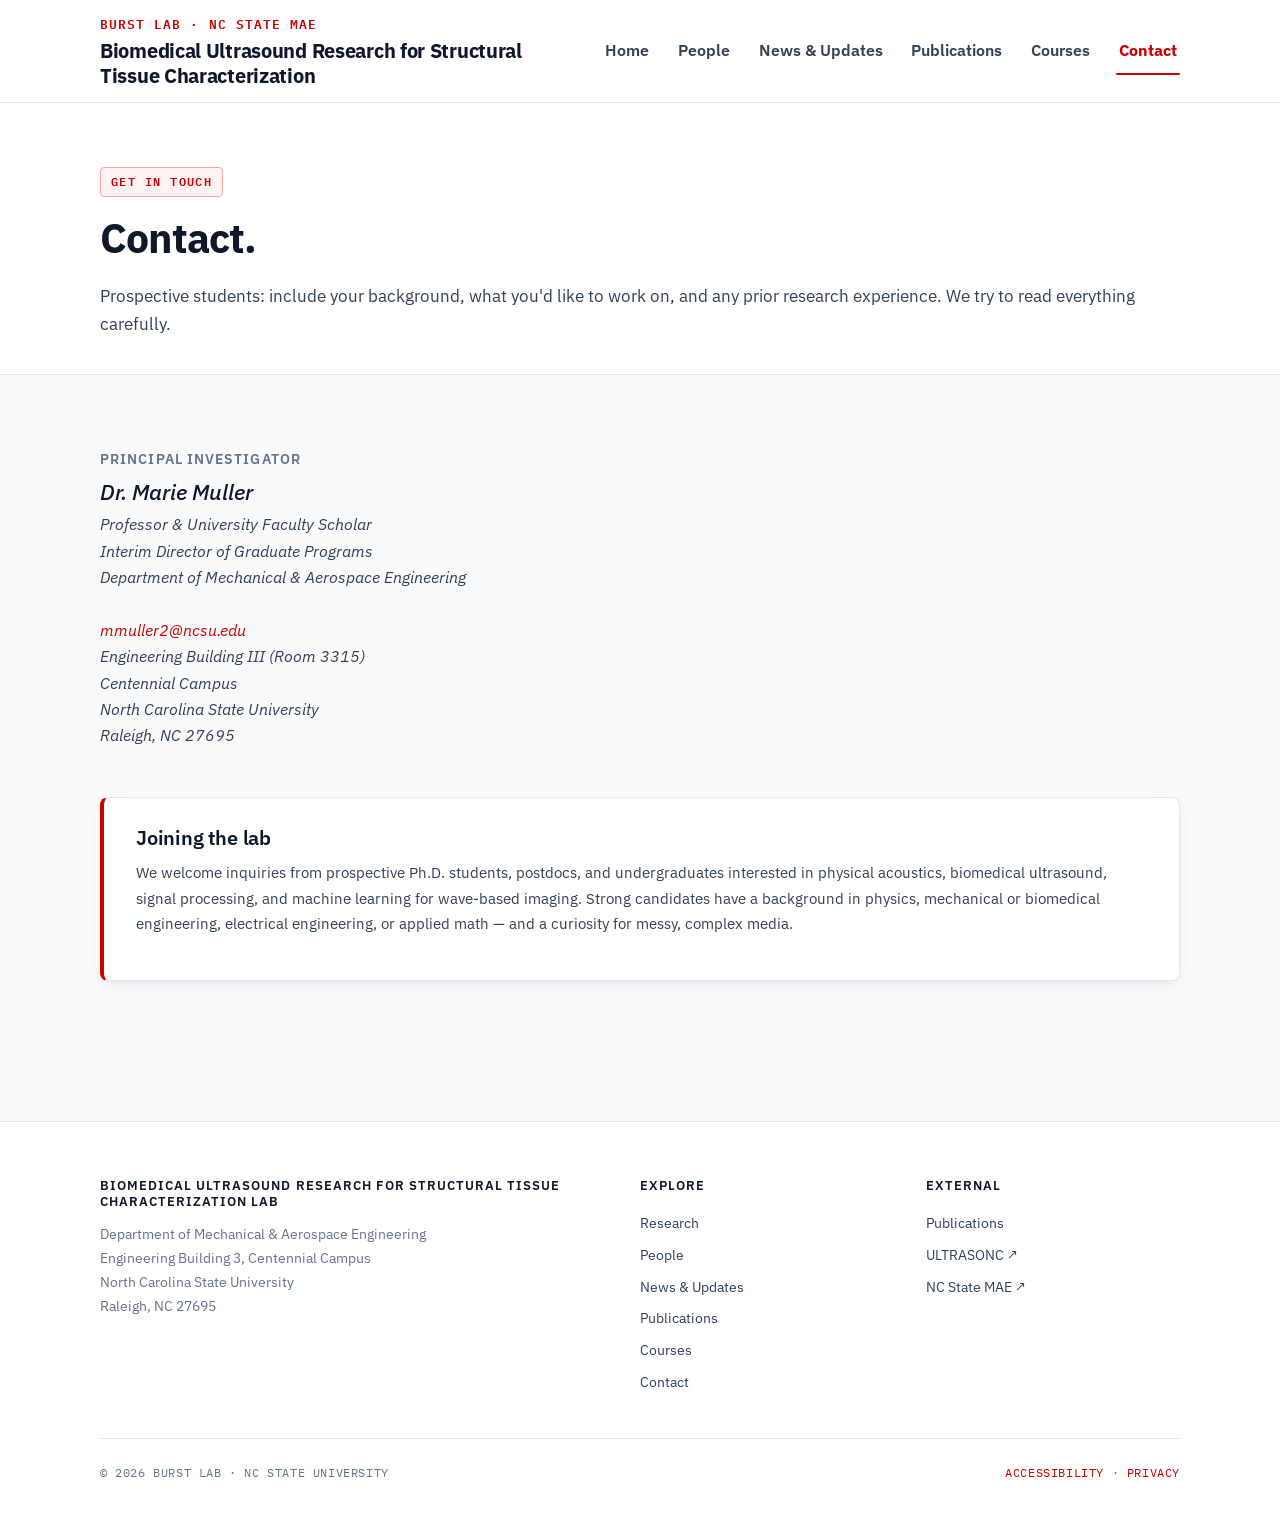
<file: contact.html>
<!doctype html>
<html lang="en">
<head>
  <meta charset="utf-8" />
  <meta name="viewport" content="width=device-width, initial-scale=1" />
  <title>Contact — BURST Lab</title>
  <meta name="description" content="Contact the BURST Lab — Department of Mechanical and Aerospace Engineering, NC State University." />

  <link rel="preconnect" href="https://fonts.googleapis.com" />
  <link rel="preconnect" href="https://fonts.gstatic.com" crossorigin />
  <link href="https://fonts.googleapis.com/css2?family=Fraunces:ital,opsz,wght,SOFT,WONK@0,9..144,400..700,30..100,0..1;1,9..144,400..700,30..100,0..1&family=IBM+Plex+Mono:wght@400;500&family=IBM+Plex+Sans:wght@400;500;600&display=swap" rel="stylesheet" />

  <link rel="stylesheet" href="assets/css/style.css" />
</head>
<body>

  <header class="site-header">
    <nav class="nav" aria-label="Primary">
      <a class="brand" href="index.html">
        <small>BURST Lab · NC State MAE</small>
        <b>Biomedical Ultrasound Research for Structural Tissue Characterization</b>
      </a>
      <button class="nav-toggle" aria-expanded="false" aria-controls="nav-links">Menu</button>
      <ul class="nav-links" id="nav-links">
        <li><a href="index.html">Home</a></li>
        <li><a href="people.html">People</a></li>
        <li><a href="news.html">News &amp; Updates</a></li>
        <li><a href="publications.html">Publications</a></li>
        <li><a href="courses.html">Courses</a></li>
        <li><a class="active" href="contact.html">Contact</a></li>
      </ul>
    </nav>
  </header>

  <main>

    <header class="page-header">
      <div class="wrap">
        <span class="eyebrow">Get in touch</span>
        <h1>Contact.</h1>
        <p>Prospective students: include your background, what you'd like to work on, and any prior research experience. We try to read everything carefully.</p>
      </div>
    </header>

    <section class="section">
      <div class="wrap">
        <div class="contact-grid">

          <div class="contact-block">
            <h4>Principal Investigator</h4>
            <address>
              <strong style="font-family:var(--font-display);font-size:1.4rem;font-weight:500;color:var(--ink);">Dr. Marie Muller</strong><br/>
              Professor &amp; University Faculty Scholar<br/>
              Interim Director of Graduate Programs<br/>
              Department of Mechanical &amp; Aerospace Engineering<br/>
              <br/>
              <a href="mailto:mmuller2@ncsu.edu">mmuller2@ncsu.edu</a>
            </address>
          </div>

          <div class="contact-block">
            <address>
              Engineering Building III (Room 3315)<br/>
              Centennial Campus<br/>
              North Carolina State University<br/>
              Raleigh, NC 27695<br/>
            </address>
          </div>

        </div>

        <div class="callout" style="margin-top:3rem;">
          <h3>Joining the lab</h3>
          <p>
            We welcome inquiries from prospective Ph.D. students, postdocs, and undergraduates
            interested in physical acoustics, biomedical ultrasound, signal processing, and
            machine learning for wave-based imaging. Strong candidates have a background in
            physics, mechanical or biomedical engineering, electrical engineering, or applied
            math — and a curiosity for messy, complex media.
          </p>
        </div>
      </div>
    </section>

  </main>

  <footer class="site-footer">
    <div class="wrap">
      <div class="footer-grid">
        <div>
          <h4>Biomedical Ultrasound Research for Structural Tissue Characterization Lab</h4>
          <p>Department of Mechanical &amp; Aerospace Engineering<br/>
          Engineering Building 3, Centennial Campus<br/>
          North Carolina State University<br/>
          Raleigh, NC 27695</p>
        </div>
        <div>
          <h4>Explore</h4>
          <ul>
            <li><a href="index.html">Research</a></li>
            <li><a href="people.html">People</a></li>
            <li><a href="news.html">News &amp; Updates</a></li>
            <li><a href="publications.html">Publications</a></li>
            <li><a href="courses.html">Courses</a></li>            
            <li><a href="contact.html">Contact</a></li>
          </ul>
        </div>
        <div>
          <h4>External</h4>
          <ul>
            <li><a href="publications.html">Publications</a></li>
            <li><a href="https://tarheels.live/ultrasonc/" rel="noopener">ULTRASONC ↗</a></li>
            <li><a href="https://www.mae.ncsu.edu/" rel="noopener">NC State MAE ↗</a></li>
          </ul>
        </div>
      </div>
      <div class="footer-bottom">
        <span>© 2026 BURST Lab · NC State University</span>
        <span><a href="https://accessibility.ncsu.edu/" rel="noopener">Accessibility</a> · <a href="https://www.ncsu.edu/privacy/" rel="noopener">Privacy</a></span>
      </div>
    </div>
  </footer>

  <script>
    const btn = document.querySelector('.nav-toggle');
    const links = document.getElementById('nav-links');
    if (btn && links) {
      btn.addEventListener('click', () => {
        const open = links.classList.toggle('is-open');
        btn.setAttribute('aria-expanded', open);
      });
    }
  </script>
</body>
</html>
</file>
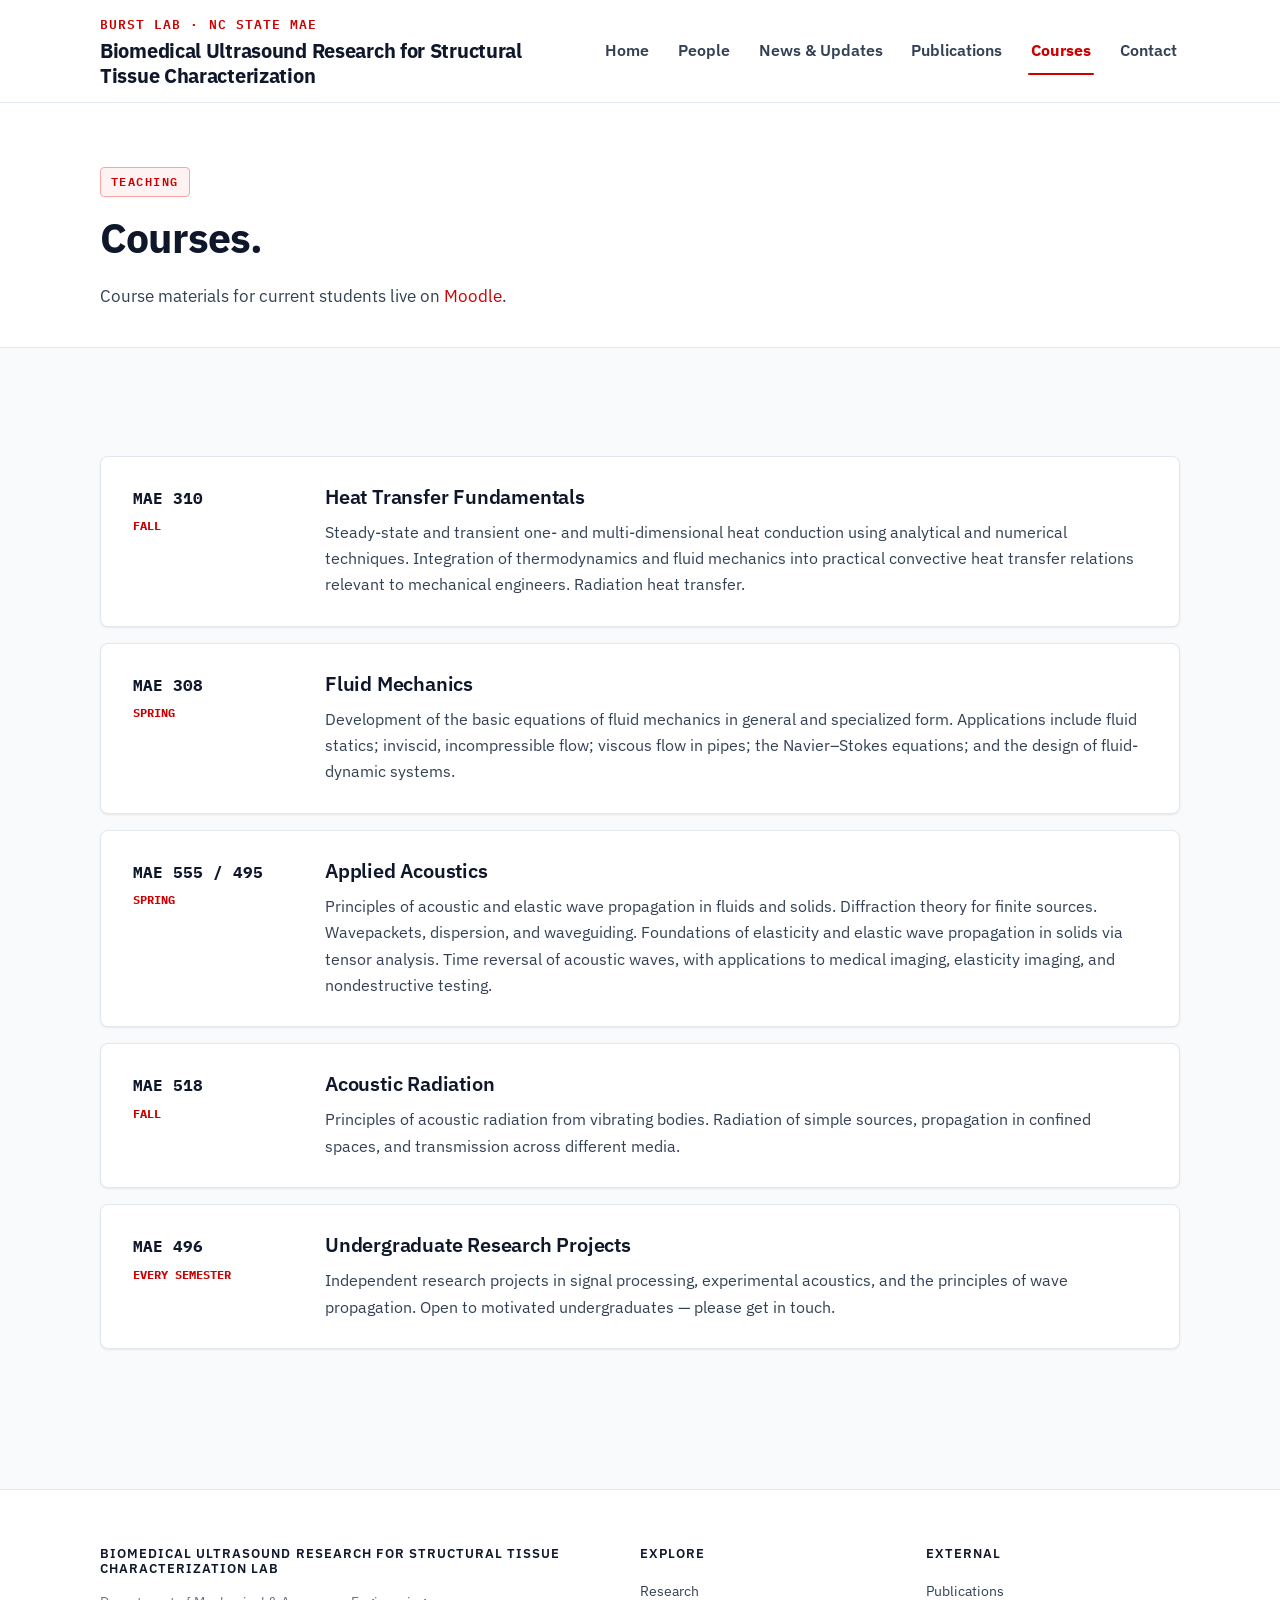
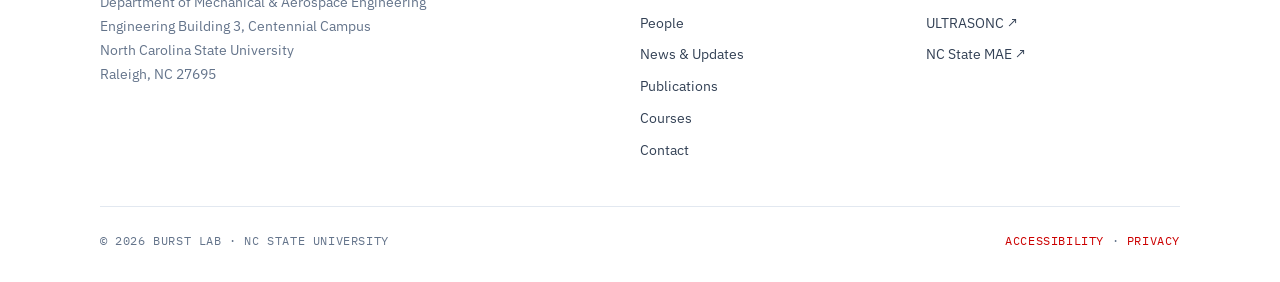
<file: courses.html>
<!doctype html>
<html lang="en">
<head>
  <meta charset="utf-8" />
  <meta name="viewport" content="width=device-width, initial-scale=1" />
  <title>Courses — BURST Lab</title>
  <meta name="description" content="Courses taught by Marie Muller in the Department of Mechanical and Aerospace Engineering at NC State." />

  <link rel="preconnect" href="https://fonts.googleapis.com" />
  <link rel="preconnect" href="https://fonts.gstatic.com" crossorigin />
  <link href="https://fonts.googleapis.com/css2?family=Fraunces:ital,opsz,wght,SOFT,WONK@0,9..144,400..700,30..100,0..1;1,9..144,400..700,30..100,0..1&family=IBM+Plex+Mono:wght@400;500&family=IBM+Plex+Sans:wght@400;500;600&display=swap" rel="stylesheet" />

  <link rel="stylesheet" href="assets/css/style.css" />
</head>
<body>

  <header class="site-header">
    <nav class="nav" aria-label="Primary">
      <a class="brand" href="index.html">
        <small>BURST Lab · NC State MAE</small>
        <b>Biomedical Ultrasound Research for Structural Tissue Characterization</b>
      </a>
      <button class="nav-toggle" aria-expanded="false" aria-controls="nav-links">Menu</button>
      <ul class="nav-links" id="nav-links">
        <li><a href="index.html">Home</a></li>
        <li><a href="people.html">People</a></li>
        <li><a href="news.html">News &amp; Updates</a></li>
        <li><a href="publications.html">Publications</a></li>
        <li><a class="active" href="courses.html">Courses</a></li>
        <li><a href="contact.html">Contact</a></li>
      </ul>
    </nav>
  </header>

  <main>

    <header class="page-header">
      <div class="wrap">
        <span class="eyebrow">Teaching</span>
        <h1>Courses.</h1>
        <p>Course materials for current students live on <a href="https://wolfware.ncsu.edu/" rel="noopener">Moodle</a>.</p>
      </div>
    </header>

    <section class="section">
      <div class="wrap">
        <div class="courses">

          <article class="course">
            <div class="course-code">
              MAE 310
              <span class="course-term">Fall</span>
            </div>
            <div>
              <h3>Heat Transfer Fundamentals</h3>
              <p>Steady-state and transient one- and multi-dimensional heat conduction using analytical and numerical techniques. Integration of thermodynamics and fluid mechanics into practical convective heat transfer relations relevant to mechanical engineers. Radiation heat transfer.</p>
            </div>
          </article>

          <article class="course">
            <div class="course-code">
              MAE 308
              <span class="course-term">Spring</span>
            </div>
            <div>
              <h3>Fluid Mechanics</h3>
              <p>Development of the basic equations of fluid mechanics in general and specialized form. Applications include fluid statics; inviscid, incompressible flow; viscous flow in pipes; the Navier–Stokes equations; and the design of fluid-dynamic systems.</p>
            </div>
          </article>

          <article class="course">
            <div class="course-code">
              MAE 555 / 495
              <span class="course-term">Spring</span>
            </div>
            <div>
              <h3>Applied Acoustics</h3>
              <p>Principles of acoustic and elastic wave propagation in fluids and solids. Diffraction theory for finite sources. Wavepackets, dispersion, and waveguiding. Foundations of elasticity and elastic wave propagation in solids via tensor analysis. Time reversal of acoustic waves, with applications to medical imaging, elasticity imaging, and nondestructive testing.</p>
            </div>
          </article>

          <article class="course">
            <div class="course-code">
              MAE 518
              <span class="course-term">Fall</span>
            </div>
            <div>
              <h3>Acoustic Radiation</h3>
              <p>Principles of acoustic radiation from vibrating bodies. Radiation of simple sources, propagation in confined spaces, and transmission across different media.</p>
            </div>
          </article>

          <article class="course">
            <div class="course-code">
              MAE 496
              <span class="course-term">Every semester</span>
            </div>
            <div>
              <h3>Undergraduate Research Projects</h3>
              <p>Independent research projects in signal processing, experimental acoustics, and the principles of wave propagation. Open to motivated undergraduates — please get in touch.</p>
            </div>
          </article>

        </div>
      </div>
    </section>

  </main>

  <footer class="site-footer">
    <div class="wrap">
      <div class="footer-grid">
        <div>
          <h4>Biomedical Ultrasound Research for Structural Tissue Characterization Lab</h4>
          <p>Department of Mechanical &amp; Aerospace Engineering<br/>
          Engineering Building 3, Centennial Campus<br/>
          North Carolina State University<br/>
          Raleigh, NC 27695</p>
        </div>
        <div>
          <h4>Explore</h4>
          <ul>
            <li><a href="index.html">Research</a></li>
            <li><a href="people.html">People</a></li>
            <li><a href="news.html">News &amp; Updates</a></li>
            <li><a href="publications.html">Publications</a></li>
            <li><a href="courses.html">Courses</a></li>            
            <li><a href="contact.html">Contact</a></li>
          </ul>
        </div>
        <div>
          <h4>External</h4>
          <ul>
            <li><a href="publications.html">Publications</a></li>
            <li><a href="https://tarheels.live/ultrasonc/" rel="noopener">ULTRASONC ↗</a></li>
            <li><a href="https://www.mae.ncsu.edu/" rel="noopener">NC State MAE ↗</a></li>
          </ul>
        </div>
      </div>
      <div class="footer-bottom">
        <span>© 2026 BURST Lab · NC State University</span>
        <span><a href="https://accessibility.ncsu.edu/" rel="noopener">Accessibility</a> · <a href="https://www.ncsu.edu/privacy/" rel="noopener">Privacy</a></span>
      </div>
    </div>
  </footer>

  <script>
    const btn = document.querySelector('.nav-toggle');
    const links = document.getElementById('nav-links');
    if (btn && links) {
      btn.addEventListener('click', () => {
        const open = links.classList.toggle('is-open');
        btn.setAttribute('aria-expanded', open);
      });
    }
  </script>
</body>
</html>
</file>
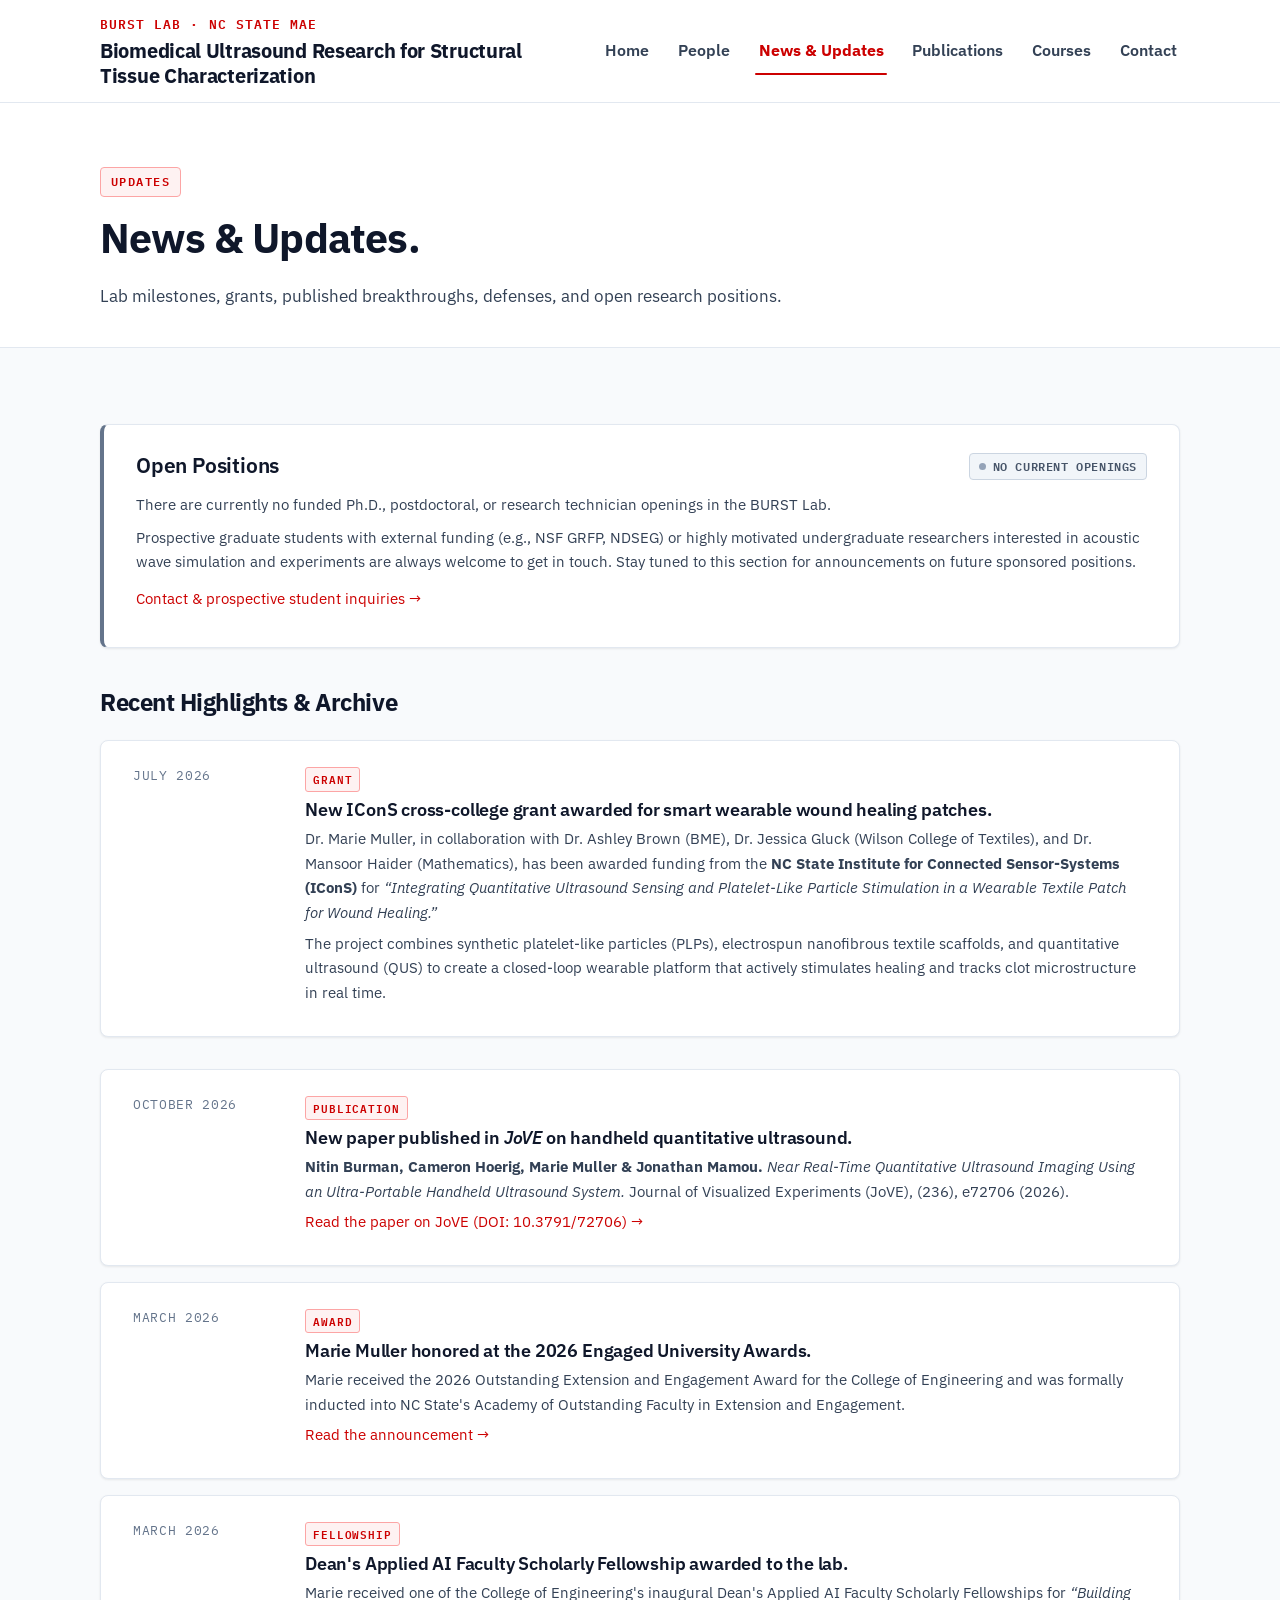
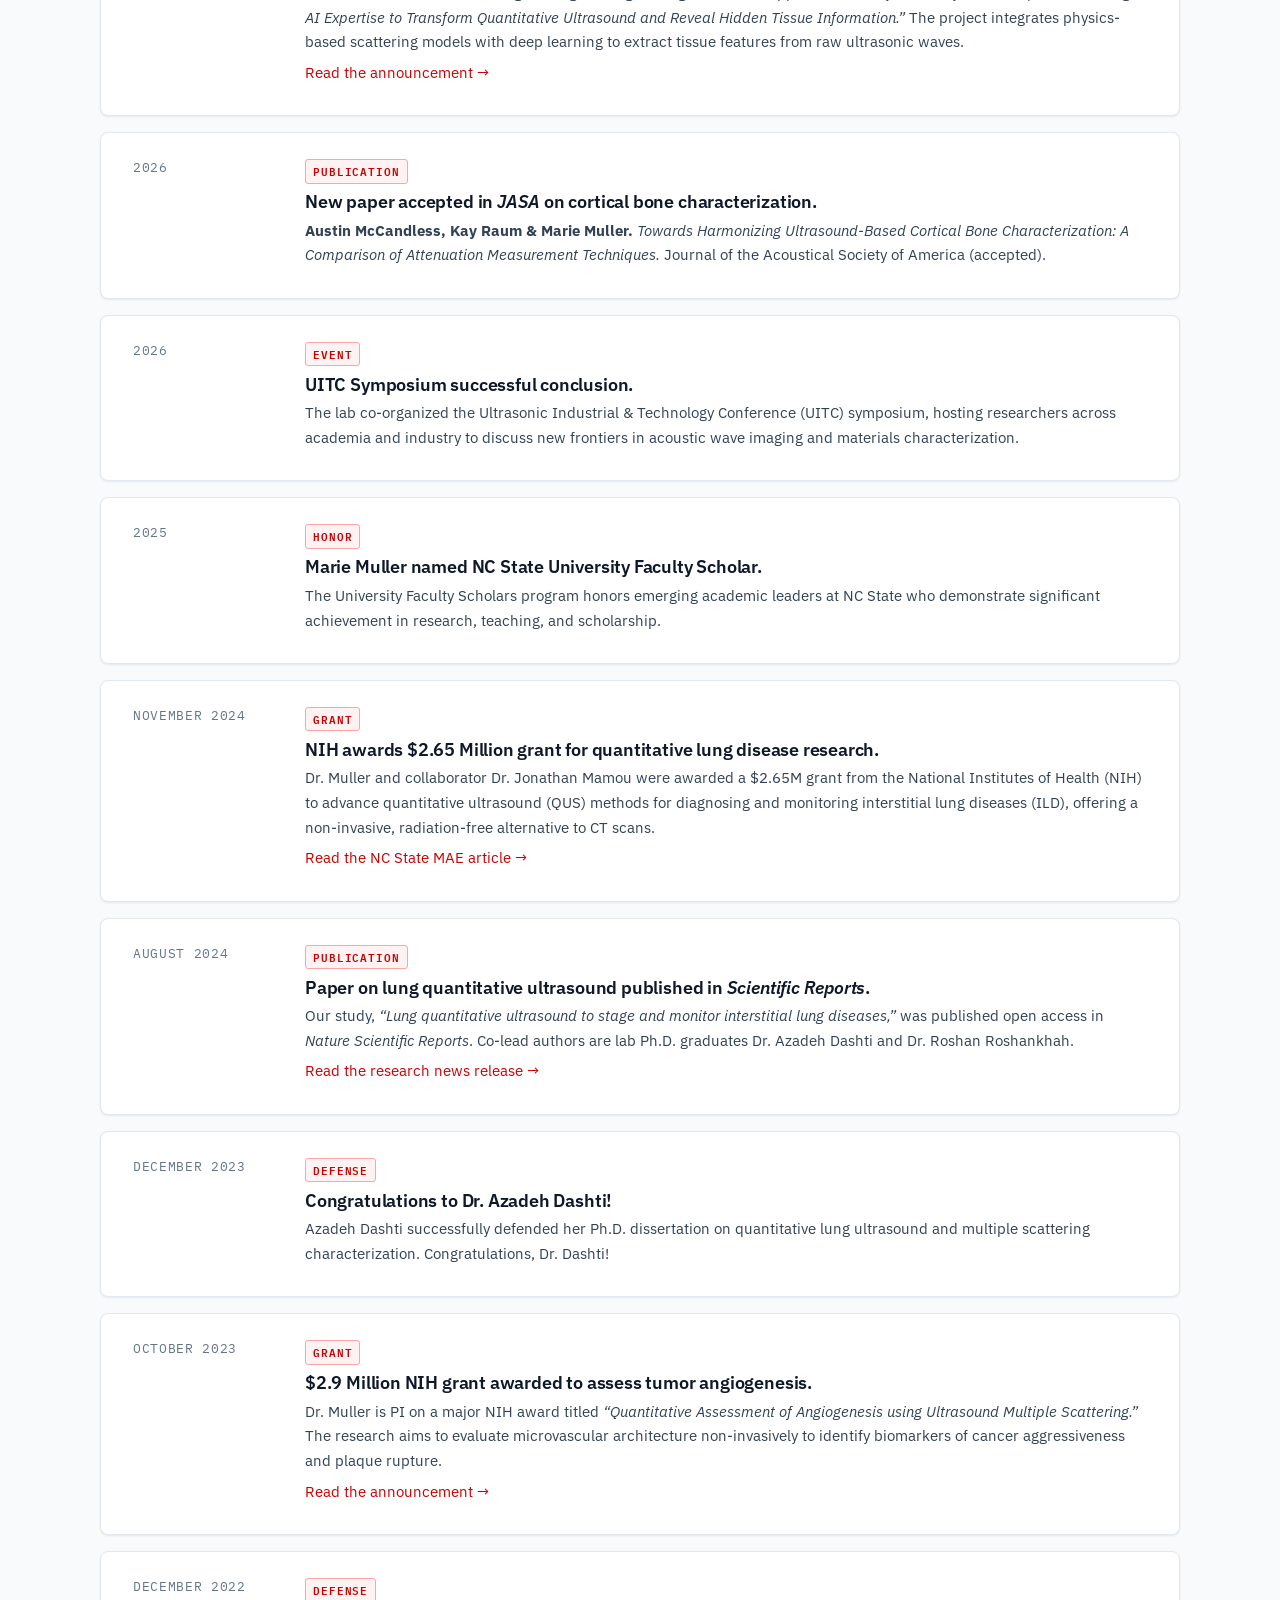
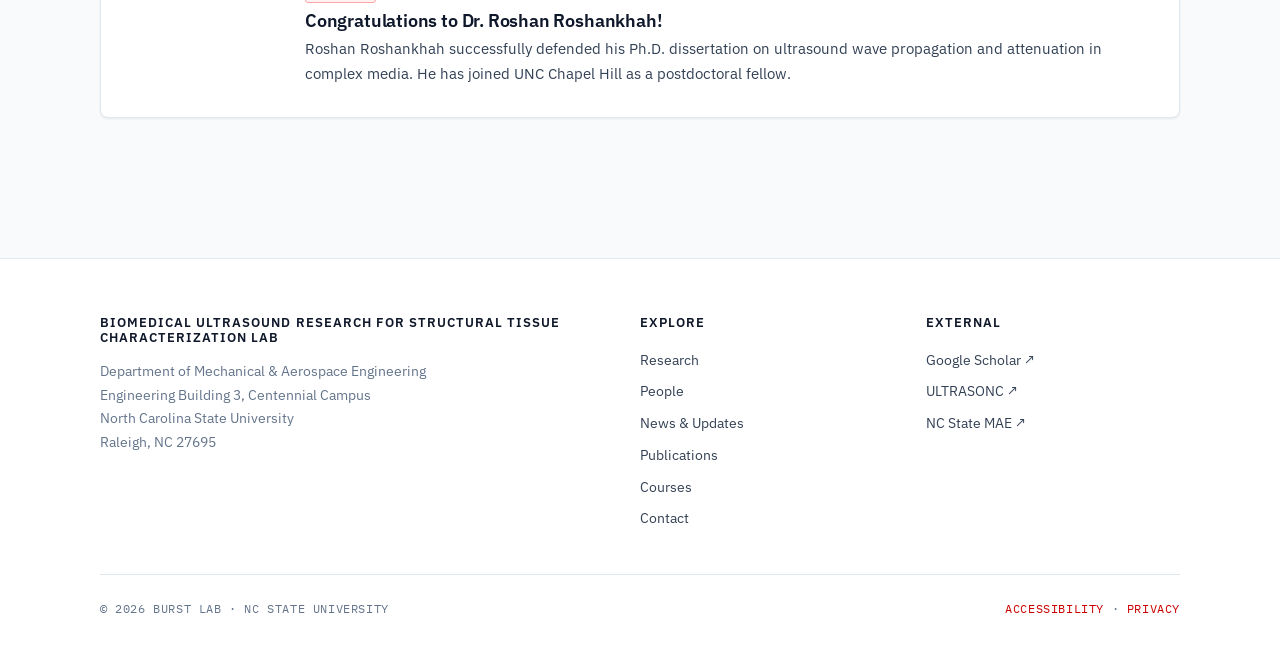
<file: news.html>
<!doctype html>
<html lang="en">
<head>
  <meta charset="utf-8" />
  <meta name="viewport" content="width=device-width, initial-scale=1" />
  <title>News &amp; Updates — BURST Lab</title>
  <meta name="description" content="Recent news, awards, grant announcements, paper acceptances, and open positions at the BURST Lab." />

  <link rel="preconnect" href="https://fonts.googleapis.com" />
  <link rel="preconnect" href="https://fonts.gstatic.com" crossorigin />
  <link href="https://fonts.googleapis.com/css2?family=IBM+Plex+Mono:wght@400;500;600&family=IBM+Plex+Sans:wght@400;500;600;700&display=swap" rel="stylesheet" />

  <link rel="stylesheet" href="./assets/css/style.css" />
  <style>
    /* Dedicated Openings Card */
    .openings-card {
      background: #ffffff;
      border: 1px solid var(--line);
      border-left: 4px solid var(--ink-muted);
      border-radius: var(--radius);
      padding: 1.75rem 2rem;
      margin-bottom: 2.5rem;
      box-shadow: var(--shadow-sm);
    }
    .openings-header {
      display: flex;
      align-items: center;
      justify-content: space-between;
      flex-wrap: wrap;
      gap: 0.5rem;
      margin-bottom: 0.75rem;
    }
    .openings-header h3 {
      margin: 0;
      font-size: 1.3rem;
      color: var(--ink);
    }
    .status-badge {
      display: inline-flex;
      align-items: center;
      gap: 0.4rem;
      font-family: var(--font-mono);
      font-size: 0.75rem;
      font-weight: 600;
      text-transform: uppercase;
      letter-spacing: 0.05em;
      background: #f1f5f9;
      color: #475569;
      border: 1px solid #cbd5e1;
      padding: 3px 9px;
      border-radius: 4px;
    }
    .status-dot {
      width: 7px;
      height: 7px;
      border-radius: 50%;
      background: #94a3b8;
    }
    .openings-card p {
      color: var(--ink-soft);
      font-size: 0.96rem;
      line-height: 1.6;
      margin: 0 0 0.5rem;
    }
  </style>
</head>
<body>

  <header class="site-header">
    <nav class="nav" aria-label="Primary">
      <a class="brand" href="index.html">
        <small>BURST Lab · NC State MAE</small>
        <b>Biomedical Ultrasound Research for Structural Tissue Characterization</b>
      </a>
      <button class="nav-toggle" aria-expanded="false" aria-controls="nav-links">Menu</button>
      <ul class="nav-links" id="nav-links">
        <li><a href="index.html">Home</a></li>
        <li><a href="people.html">People</a></li>
        <li><a class="active" href="news.html">News &amp; Updates</a></li>
        <li><a href="publications.html">Publications</a></li>
        <li><a href="courses.html">Courses</a></li>
        <li><a href="contact.html">Contact</a></li>
      </ul>
    </nav>
  </header>

  <main>

    <header class="page-header">
      <div class="wrap">
        <span class="eyebrow">Updates</span>
        <h1>News &amp; Updates.</h1>
        <p>Lab milestones, grants, published breakthroughs, defenses, and open research positions.</p>
      </div>
    </header>

    <section class="section">
      <div class="wrap">

        <!-- DEDICATED OPENINGS SUBSECTION -->
        <div class="openings-card">
          <div class="openings-header">
            <h3>Open Positions</h3>
            <span class="status-badge"><span class="status-dot"></span> No Current Openings</span>
          </div>
          <p>
            There are currently no funded Ph.D., postdoctoral, or research technician openings in the BURST Lab.
          </p>
          <p>
            Prospective graduate students with external funding (e.g., NSF GRFP, NDSEG) or highly motivated undergraduate researchers interested in acoustic wave simulation and experiments are always welcome to get in touch. Stay tuned to this section for announcements on future sponsored positions.
          </p>
          <p style="margin-top:0.75rem;">
            <a href="contact.html">Contact &amp; prospective student inquiries →</a>
          </p>
        </div>

        <!-- NEWS FEED -->
        <h2 style="font-size:1.5rem; margin-bottom:1.5rem;">Recent Highlights &amp; Archive</h2>

        <!-- IConS Seed Award 2026 -->
          <li class="news-item">
            <div class="news-date">July 2026</div>
            <div class="news-body">
              <span class="news-tag">Grant</span>
              <h3>New IConS cross-college grant awarded for smart wearable wound healing patches.</h3>
              <p>
                Dr. Marie Muller, in collaboration with Dr. Ashley Brown (BME), Dr. Jessica Gluck (Wilson College of Textiles), and Dr. Mansoor Haider (Mathematics), has been awarded funding from the <b>NC State Institute for Connected Sensor-Systems (IConS)</b> for <i>“Integrating Quantitative Ultrasound Sensing and Platelet-Like Particle Stimulation in a Wearable Textile Patch for Wound Healing.”</i>
              </p>
              <p>
                The project combines synthetic platelet-like particles (PLPs), electrospun nanofibrous textile scaffolds, and quantitative ultrasound (QUS) to create a closed-loop wearable platform that actively stimulates healing and tracks clot microstructure in real time.
              </p>
            </div>
          </li>
        
        <ul class="news-list">
          <!-- JoVE Publication 2026 -->
          <li class="news-item">
            <div class="news-date">October 2026</div>
            <div class="news-body">
              <span class="news-tag">Publication</span>
              <h3>New paper published in <i>JoVE</i> on handheld quantitative ultrasound.</h3>
              <p>
                <b>Nitin Burman, Cameron Hoerig, Marie Muller &amp; Jonathan Mamou.</b> 
                <i>Near Real-Time Quantitative Ultrasound Imaging Using an Ultra-Portable Handheld Ultrasound System.</i> 
                Journal of Visualized Experiments (JoVE), (236), e72706 (2026).
              </p>
              <p>
                <a href="https://doi.org/10.3791/72706" target="_blank" rel="noopener">Read the paper on JoVE (DOI: 10.3791/72706) →</a>
              </p>
            </div>
          </li>

          <!-- 2026 -->
          <li class="news-item">
            <div class="news-date">March 2026</div>
            <div class="news-body">
              <span class="news-tag">Award</span>
              <h3>Marie Muller honored at the 2026 Engaged University Awards.</h3>
              <p>Marie received the 2026 Outstanding Extension and Engagement Award for the College of Engineering and was formally inducted into NC State's Academy of Outstanding Faculty in Extension and Engagement.</p>
              <p><a href="https://oe.ncsu.edu/2026-engaged-university-awards-ceremony-recognizes-top-scholars-teams-and-partners/" target="_blank" rel="noopener">Read the announcement →</a></p>
            </div>
          </li>

          <li class="news-item">
            <div class="news-date">March 2026</div>
            <div class="news-body">
              <span class="news-tag">Fellowship</span>
              <h3>Dean's Applied AI Faculty Scholarly Fellowship awarded to the lab.</h3>
              <p>Marie received one of the College of Engineering's inaugural Dean's Applied AI Faculty Scholarly Fellowships for <i>“Building AI Expertise to Transform Quantitative Ultrasound and Reveal Hidden Tissue Information.”</i> The project integrates physics-based scattering models with deep learning to extract tissue features from raw ultrasonic waves.</p>
              <p><a href="https://engr.ncsu.edu/news/2026/03/11/coe-faculty-members-level-up-in-applied-ai/" target="_blank" rel="noopener">Read the announcement →</a></p>
            </div>
          </li>

          <li class="news-item">
            <div class="news-date">2026</div>
            <div class="news-body">
              <span class="news-tag">Publication</span>
              <h3>New paper accepted in <i>JASA</i> on cortical bone characterization.</h3>
              <p><b>Austin McCandless, Kay Raum &amp; Marie Muller.</b> <i>Towards Harmonizing Ultrasound-Based Cortical Bone Characterization: A Comparison of Attenuation Measurement Techniques.</i> Journal of the Acoustical Society of America (accepted).</p>
            </div>
          </li>

          <li class="news-item">
            <div class="news-date">2026</div>
            <div class="news-body">
              <span class="news-tag">Event</span>
              <h3>UITC Symposium successful conclusion.</h3>
              <p>The lab co-organized the Ultrasonic Industrial &amp; Technology Conference (UITC) symposium, hosting researchers across academia and industry to discuss new frontiers in acoustic wave imaging and materials characterization.</p>
            </div>
          </li>

          <!-- 2025 -->
          <li class="news-item">
            <div class="news-date">2025</div>
            <div class="news-body">
              <span class="news-tag">Honor</span>
              <h3>Marie Muller named NC State University Faculty Scholar.</h3>
              <p>The University Faculty Scholars program honors emerging academic leaders at NC State who demonstrate significant achievement in research, teaching, and scholarship.</p>
            </div>
          </li>

          <!-- 2024 -->
          <li class="news-item">
            <div class="news-date">November 2024</div>
            <div class="news-body">
              <span class="news-tag">Grant</span>
              <h3>NIH awards $2.65 Million grant for quantitative lung disease research.</h3>
              <p>Dr. Muller and collaborator Dr. Jonathan Mamou were awarded a $2.65M grant from the National Institutes of Health (NIH) to advance quantitative ultrasound (QUS) methods for diagnosing and monitoring interstitial lung diseases (ILD), offering a non-invasive, radiation-free alternative to CT scans.</p>
              <p><a href="https://mae.ncsu.edu/2024/11/19/muller-and-mamou-awarded-2-65-million-nih-grant-for-lung-disease-research/" target="_blank" rel="noopener">Read the NC State MAE article →</a></p>
            </div>
          </li>

          <li class="news-item">
            <div class="news-date">August 2024</div>
            <div class="news-body">
              <span class="news-tag">Publication</span>
              <h3>Paper on lung quantitative ultrasound published in <i>Scientific Reports</i>.</h3>
              <p>Our study, <i>“Lung quantitative ultrasound to stage and monitor interstitial lung diseases,”</i> was published open access in <i>Nature Scientific Reports</i>. Co-lead authors are lab Ph.D. graduates Dr. Azadeh Dashti and Dr. Roshan Roshankhah.</p>
              <p><a href="https://news.ncsu.edu/2024/08/ultrasound-diagnostic-parameters/" target="_blank" rel="noopener">Read the research news release →</a></p>
            </div>
          </li>

          <!-- 2023 -->
          <li class="news-item">
            <div class="news-date">December 2023</div>
            <div class="news-body">
              <span class="news-tag">Defense</span>
              <h3>Congratulations to Dr. Azadeh Dashti!</h3>
              <p>Azadeh Dashti successfully defended her Ph.D. dissertation on quantitative lung ultrasound and multiple scattering characterization. Congratulations, Dr. Dashti!</p>
            </div>
          </li>

          <li class="news-item">
            <div class="news-date">October 2023</div>
            <div class="news-body">
              <span class="news-tag">Grant</span>
              <h3>$2.9 Million NIH grant awarded to assess tumor angiogenesis.</h3>
              <p>Dr. Muller is PI on a major NIH award titled <i>“Quantitative Assessment of Angiogenesis using Ultrasound Multiple Scattering.”</i> The research aims to evaluate microvascular architecture non-invasively to identify biomarkers of cancer aggressiveness and plaque rupture.</p>
              <p><a href="https://mae.ncsu.edu/2023/10/19/muller-and-team-awarded-2-9-million-nih-grant/" target="_blank" rel="noopener">Read the announcement →</a></p>
            </div>
          </li>

          <!-- 2022 -->
          <li class="news-item">
            <div class="news-date">December 2022</div>
            <div class="news-body">
              <span class="news-tag">Defense</span>
              <h3>Congratulations to Dr. Roshan Roshankhah!</h3>
              <p>Roshan Roshankhah successfully defended his Ph.D. dissertation on ultrasound wave propagation and attenuation in complex media. He has joined UNC Chapel Hill as a postdoctoral fellow.</p>
            </div>
          </li>

        </ul>
      </div>
    </section>

  </main>

  <footer class="site-footer">
    <div class="wrap">
      <div class="footer-grid">
        <div>
          <h4>Biomedical Ultrasound Research for Structural Tissue Characterization Lab</h4>
          <p>Department of Mechanical &amp; Aerospace Engineering<br/>
          Engineering Building 3, Centennial Campus<br/>
          North Carolina State University<br/>
          Raleigh, NC 27695</p>
        </div>
        <div>
          <h4>Explore</h4>
          <ul>
            <li><a href="index.html">Research</a></li>
            <li><a href="people.html">People</a></li>
            <li><a href="news.html">News &amp; Updates</a></li>
            <li><a href="publications.html">Publications</a></li>
            <li><a href="courses.html">Courses</a></li>
            <li><a href="contact.html">Contact</a></li>
          </ul>
        </div>
        <div>
          <h4>External</h4>
          <ul>
            <li><a href="https://scholar.google.com/citations?user=9_iponoAAAAJ&hl=en" target="_blank" rel="noopener">Google Scholar ↗</a></li>
            <li><a href="https://tarheels.live/ultrasonc/" target="_blank" rel="noopener">ULTRASONC ↗</a></li>
            <li><a href="https://www.mae.ncsu.edu/" target="_blank" rel="noopener">NC State MAE ↗</a></li>
          </ul>
        </div>
      </div>
      <div class="footer-bottom">
        <span>© 2026 BURST Lab · NC State University</span>
        <span><a href="https://accessibility.ncsu.edu/" target="_blank" rel="noopener">Accessibility</a> · <a href="https://www.ncsu.edu/privacy/" target="_blank" rel="noopener">Privacy</a></span>
      </div>
    </div>
  </footer>

  <script>
    const btn = document.querySelector('.nav-toggle');
    const links = document.getElementById('nav-links');
    if (btn && links) {
      btn.addEventListener('click', () => {
        const open = links.classList.toggle('is-open');
        btn.setAttribute('aria-expanded', open);
      });
    }
  </script>
</body>
</html>
</file>
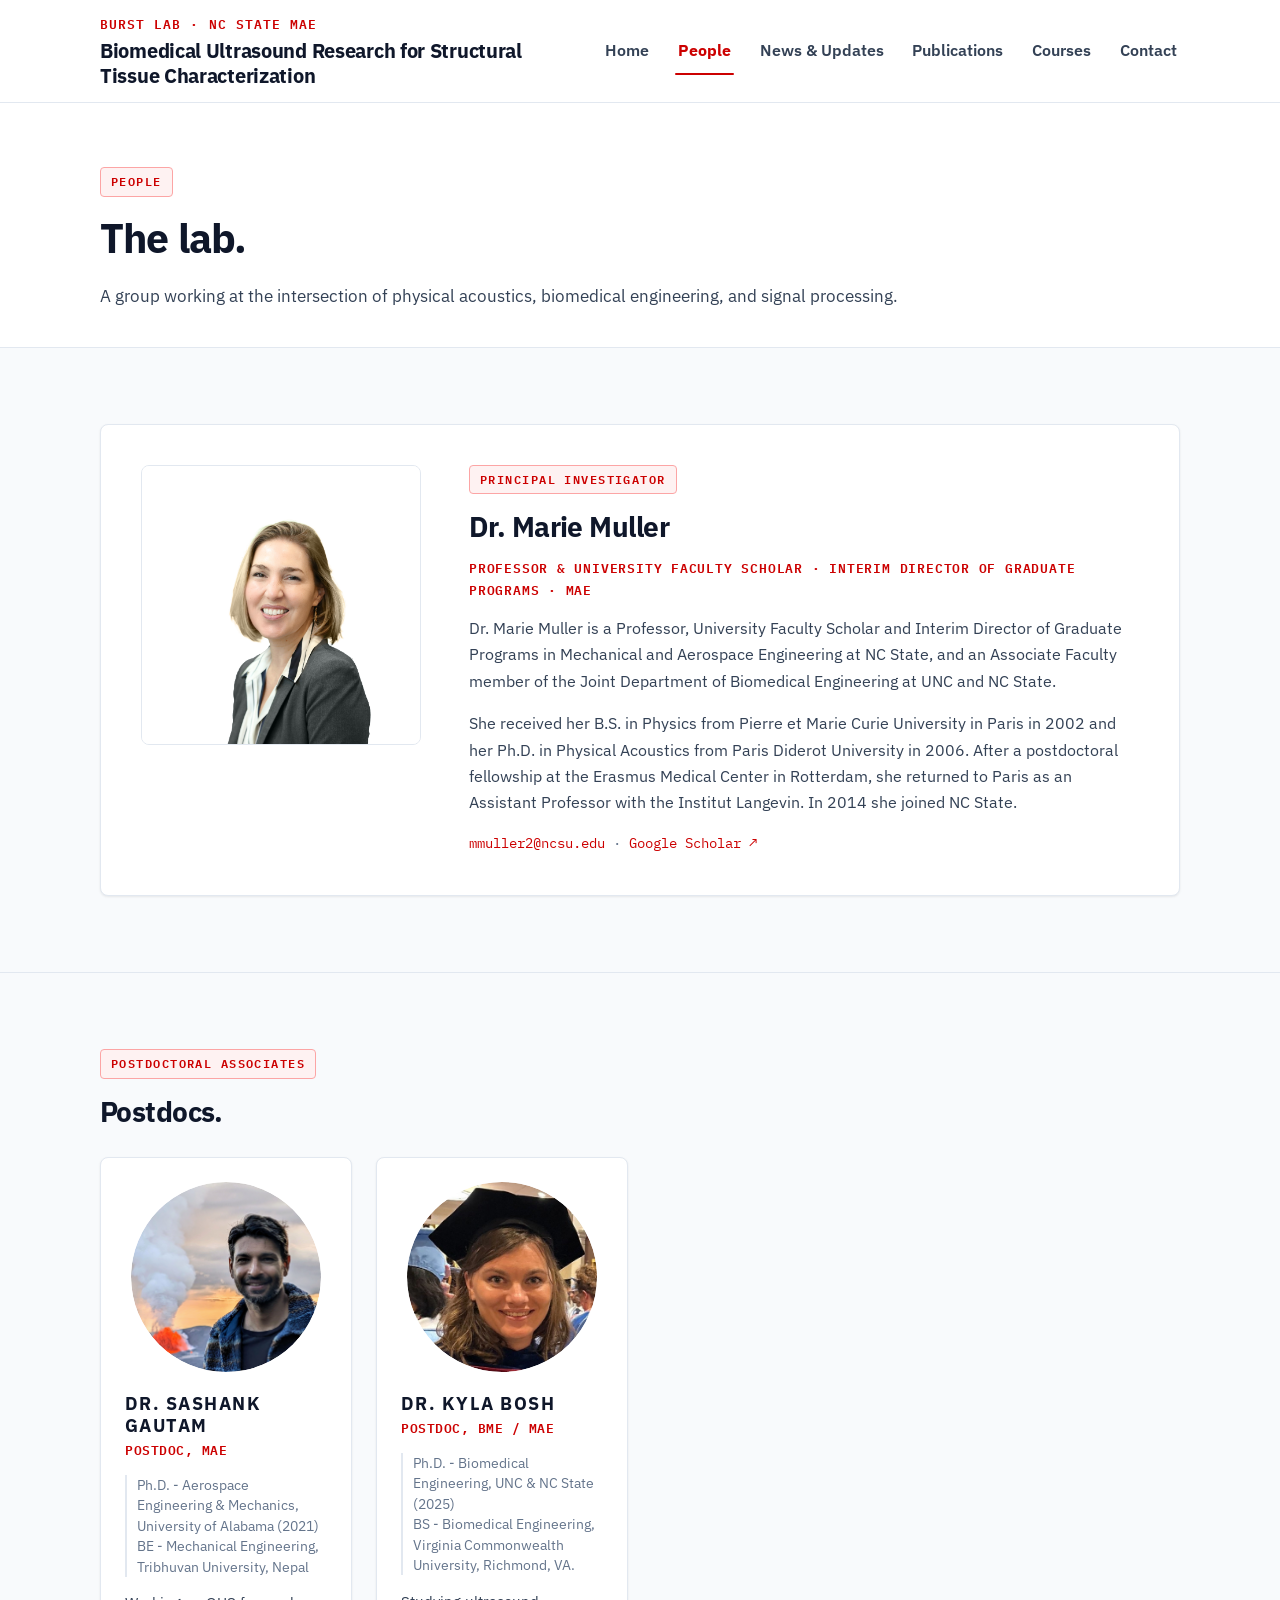
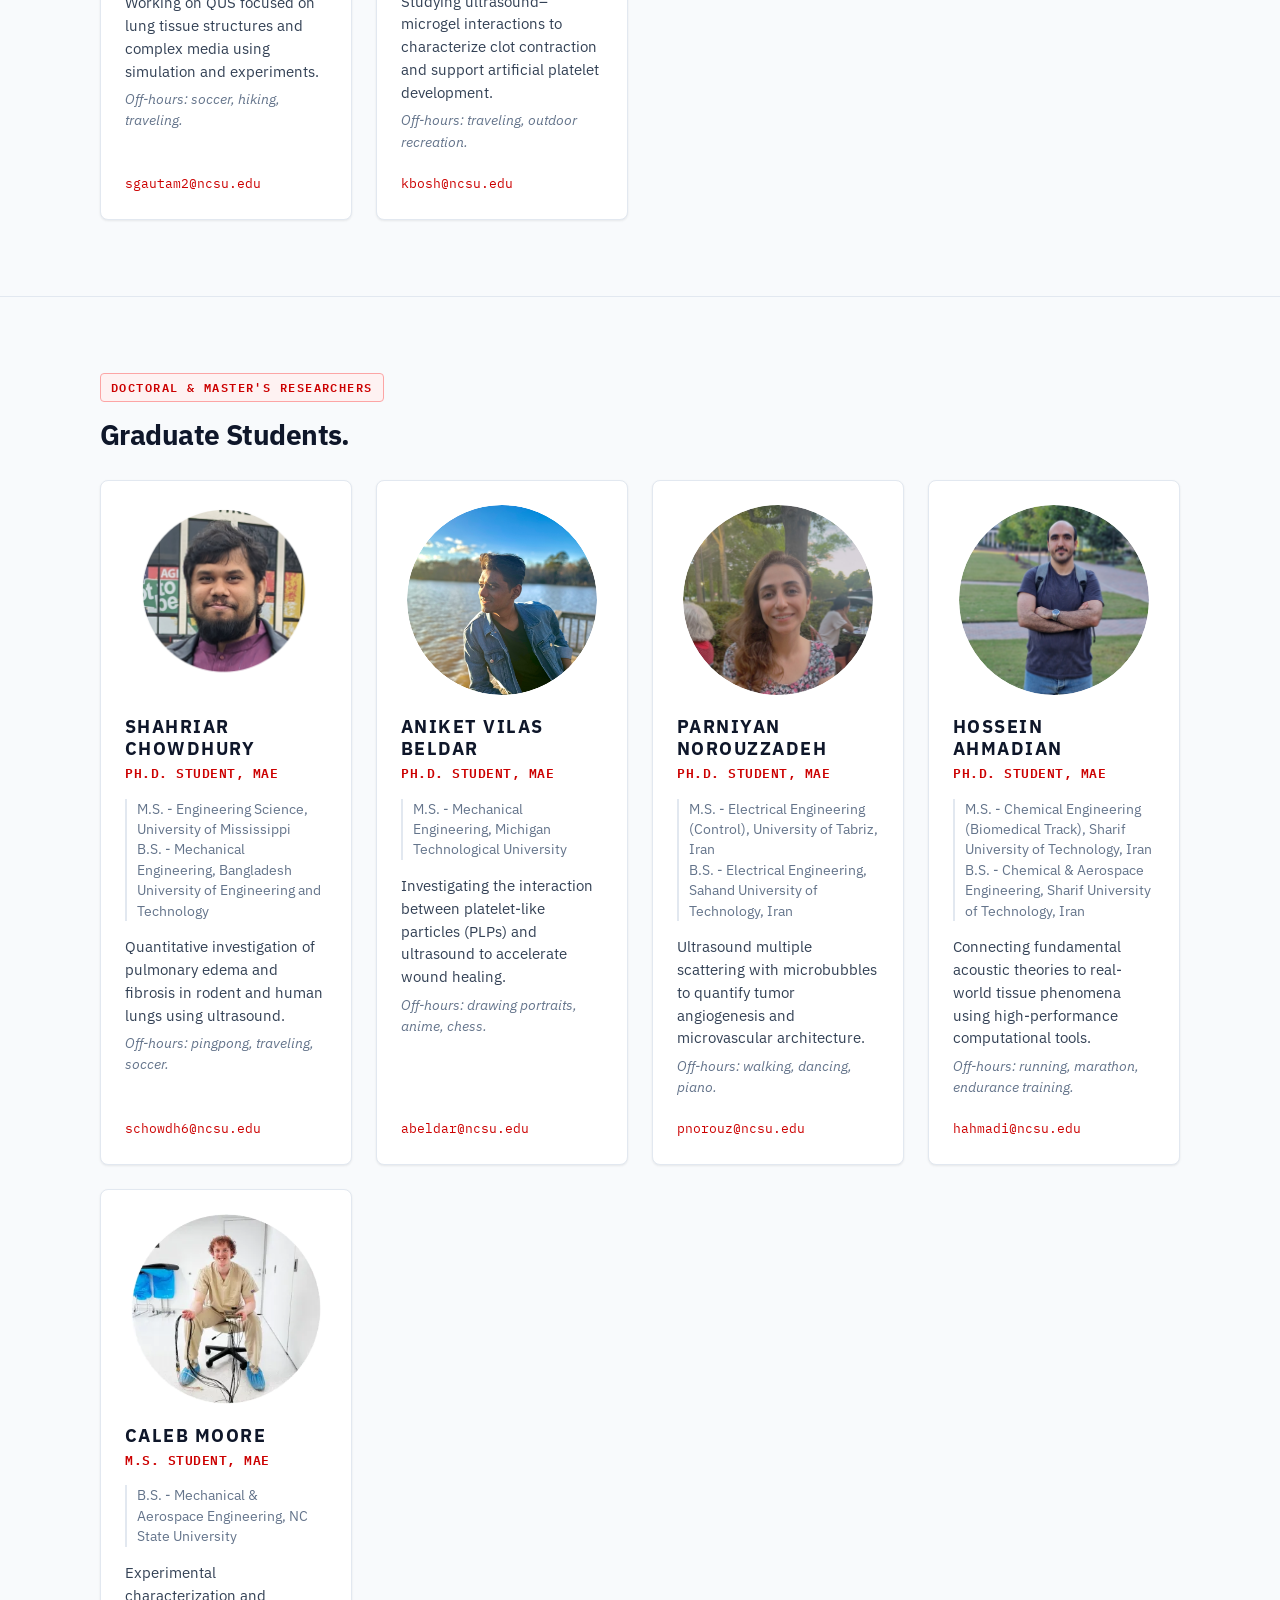
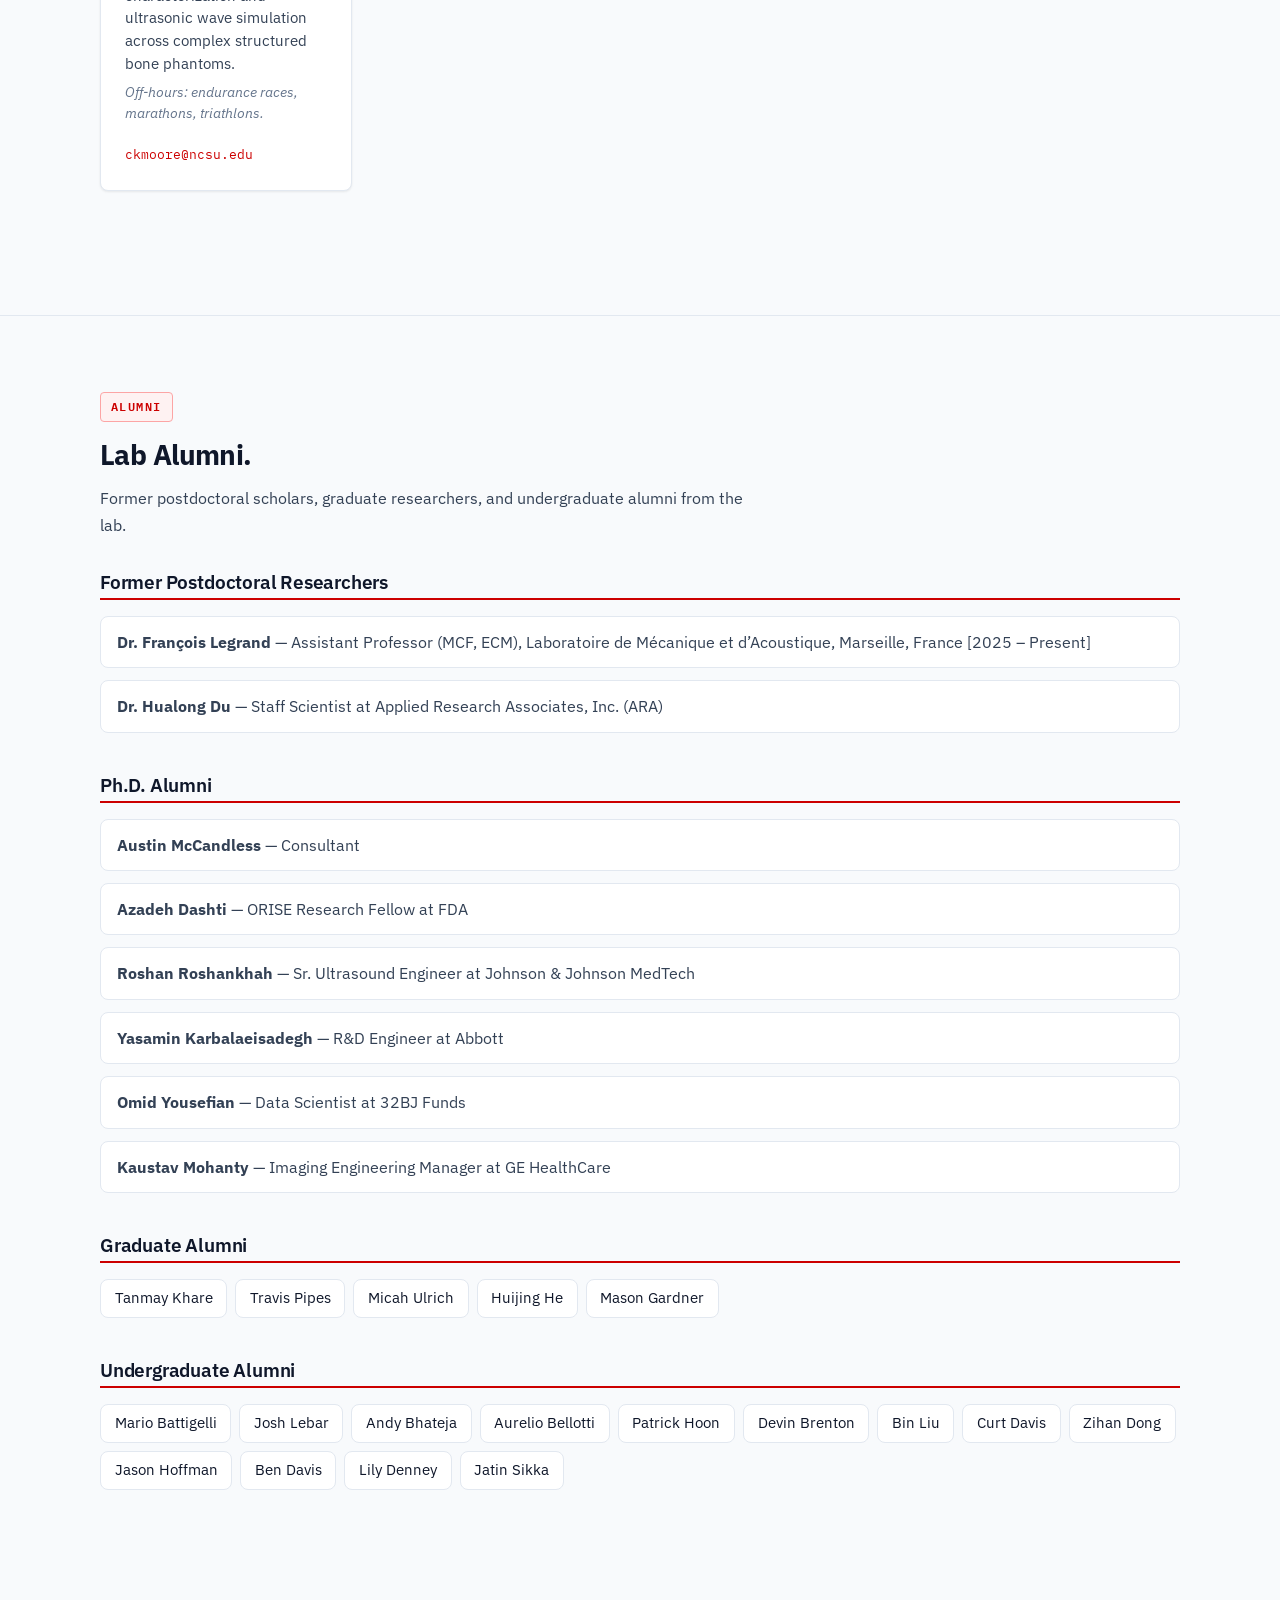
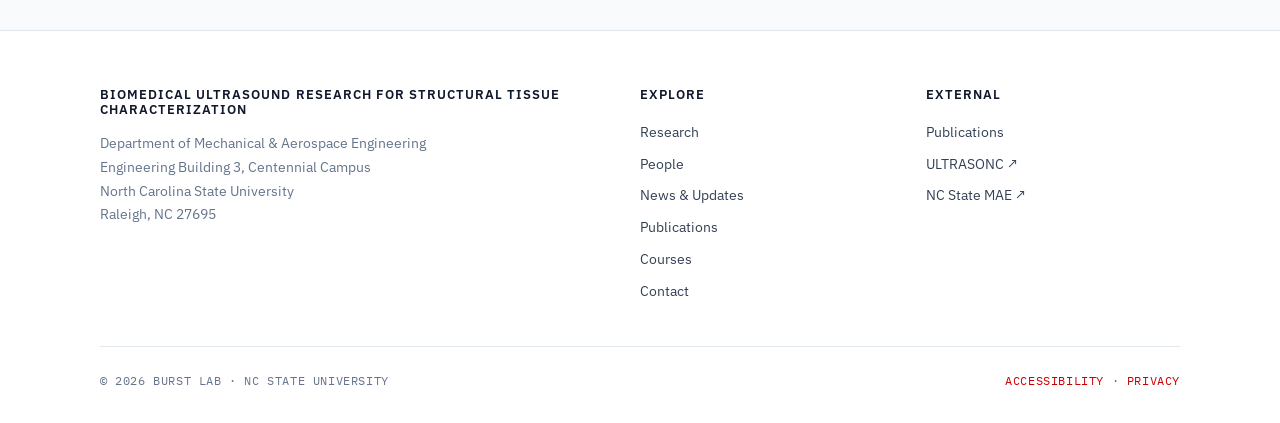
<file: people.html>
<!doctype html>
<html lang="en">
<head>
  <meta charset="utf-8" />
  <meta name="viewport" content="width=device-width, initial-scale=1" />
  <title>People — BURST Lab</title>
  <meta name="description" content="Members of the BURST Lab at NC State: principal investigator, postdoctoral associates, graduate and undergraduate students, and alumni." />

  <link rel="preconnect" href="https://fonts.googleapis.com" />
  <link rel="preconnect" href="https://fonts.gstatic.com" crossorigin />
  <link href="https://fonts.googleapis.com/css2?family=Fraunces:ital,opsz,wght,SOFT,WONK@0,9..144,400..700,30..100,0..1;1,9..144,400..700,30..100,0..1&family=IBM+Plex+Mono:wght@400;500&family=IBM+Plex+Sans:wght@400;500;600&display=swap" rel="stylesheet" />

  <link rel="stylesheet" href="assets/css/style.css" />
</head>
<body>

<header class="site-header">
    <nav class="nav" aria-label="Primary">
      <a class="brand" href="index.html">
        <small>BURST Lab · NC State MAE</small>
        <b>Biomedical Ultrasound Research for Structural Tissue Characterization</b>
      </a>
      <button class="nav-toggle" aria-expanded="false" aria-controls="nav-links">Menu</button>
      <ul class="nav-links" id="nav-links">
        <li><a href="index.html">Home</a></li>
        <li><a class="active" href="people.html">People</a></li>
        <li><a href="news.html">News &amp; Updates</a></li>
        <li><a href="publications.html">Publications</a></li>
        <li><a href="courses.html">Courses</a></li>
        <li><a href="contact.html">Contact</a></li>
      </ul>
    </nav>
  </header>

  <main>

    <header class="page-header">
      <div class="wrap">
        <span class="eyebrow">People</span>
        <h1>The lab.</h1>
        <p>A group working at the intersection of physical acoustics, biomedical engineering, and signal processing.</p>
      </div>
    </header>

    <!-- PI -->
    <section class="section">
      <div class="wrap">
        <div class="pi-feature">
          <div class="pi-photo">
            <img src="assets/img/marie-muller.jpg" alt="Marie Muller, principal investigator." />
          </div>
          <div>
            <span class="eyebrow">Principal Investigator</span>
            <h2>Dr. Marie Muller</h2>
            <div class="pi-title">Professor &amp; University Faculty Scholar · Interim Director of Graduate Programs · MAE</div>
            <p>
              Dr. Marie Muller is a Professor, University Faculty Scholar and Interim Director of Graduate Programs in Mechanical and
              Aerospace Engineering at NC State, and an Associate Faculty member of the
              Joint Department of Biomedical Engineering at UNC and NC State.
            </p>
            <p>
              She received her B.S. in Physics from Pierre et Marie Curie University in Paris in
              2002 and her Ph.D. in Physical Acoustics from Paris Diderot University in 2006.
              After a postdoctoral fellowship at the Erasmus Medical Center in Rotterdam, she
              returned to Paris as an Assistant Professor with the Institut Langevin. In 2014
              she joined NC State.
            </p>
            <p style="font-family:var(--font-mono);font-size:.88rem;color:var(--ink-muted);margin-top:1rem;">
              <a href="mailto:mmuller2@ncsu.edu">mmuller2@ncsu.edu</a> ·
              <a href="https://scholar.google.com/citations?user=9_iPoNoAAAAJ&hl=en&oi=ao" rel="noopener">Google Scholar ↗</a>
            </p>
          </div>
        </div>
      </div>
    </section>

   <!-- =========================================================
         POSTDOCTORAL RESEARCHERS
         ========================================================= -->
    <section class="section" style="border-top: 1px solid var(--line);">
      <div class="wrap">
        <span class="eyebrow">Postdoctoral Associates</span>
        <h2>Postdocs.</h2>

        <div class="people-grid">

          <!-- Sashank Gautam -->
        <div class="person">
          <div class="person-photo">
            <img src="assets/img/sashank-gautam.webp" alt="Sashank Gautam" loading="lazy" />
          </div>
          <h4>Dr. Sashank Gautam</h4>
          <p class="person-role">Postdoc, MAE</p>
          <p class="person-degrees">
            Ph.D. - Aerospace Engineering &amp; Mechanics, University of Alabama (2021)<br />
            BE - Mechanical Engineering, Tribhuvan University, Nepal
          </p>
          <p class="person-bio">
            Working on QUS focused on lung tissue structures and complex media using simulation and experiments.<br />
            <span class="person-offhours">Off-hours: soccer, hiking, traveling.</span>
          </p>
          <a class="person-email" href="mailto:sgautam2@ncsu.edu">sgautam2@ncsu.edu</a>
        </div>
        
        <!-- Dr. Kyla Bosh (keep as .jpg if hers is .jpg, or .webp if you saved as webp) -->
        <div class="person">
          <div class="person-photo">
            <img src="assets/img/kyla-bosh.jpg" alt="Dr. Kyla Bosh" loading="lazy" />
          </div>
          <h4>Dr. Kyla Bosh</h4>
          <p class="person-role">Postdoc, BME / MAE</p>
          <p class="person-degrees">
            Ph.D. - Biomedical Engineering, UNC &amp; NC State (2025) <br />
            BS - Biomedical Engineering, Virginia Commonwealth University, Richmond, VA.
          </p>
          <p class="person-bio">
            Studying ultrasound–microgel interactions to characterize clot contraction and support artificial platelet development.<br />
            <span class="person-offhours">Off-hours: traveling, outdoor recreation.</span>
          </p>
          <a class="person-email" href="mailto:kbosh@ncsu.edu">kbosh@ncsu.edu</a>
        </div>

        </div>
      </div>
    </section>

    <!-- =========================================================
         GRADUATE RESEARCHERS
         ========================================================= -->
    <section class="section" style="border-top: 1px solid var(--line);">
      <div class="wrap">
        <span class="eyebrow">Doctoral &amp; Master's Researchers</span>
        <h2>Graduate Students.</h2>

        <div class="people-grid">

         <!-- Shahriar Chowdhury -->
          <div class="person">
            <div class="person-photo">
              <img src="assets/img/shahriar-chowdhury.webp" alt="Shahriar Chowdhury" loading="lazy" />
            </div>
            <h4>Shahriar Chowdhury</h4>
            <p class="person-role">Ph.D. Student, MAE</p>
            <p class="person-degrees">
              M.S. - Engineering Science, University of Mississippi<br />
              B.S. - Mechanical Engineering, Bangladesh University of Engineering and Technology
            </p>
            <p class="person-bio">
              Quantitative investigation of pulmonary edema and fibrosis in rodent and human lungs using ultrasound.<br />
              <span class="person-offhours">Off-hours: pingpong, traveling, soccer.</span>
            </p>
            <a class="person-email" href="mailto:schowdh6@ncsu.edu">schowdh6@ncsu.edu</a>
          </div>

          <!-- Aniket Vilas Beldar -->
          <div class="person">
            <div class="person-photo">
              <img src="assets/img/aniket-beldar.webp" alt="Aniket Vilas Beldar" loading="lazy" />
            </div>
            <h4>Aniket Vilas Beldar</h4>
            <p class="person-role">Ph.D. Student, MAE</p>
            <p class="person-degrees">
              M.S. - Mechanical Engineering, Michigan Technological University
            </p>
            <p class="person-bio">
              Investigating the interaction between platelet-like particles (PLPs) and ultrasound to accelerate wound healing.<br />
              <span class="person-offhours">Off-hours: drawing portraits, anime, chess.</span>
            </p>
            <a class="person-email" href="mailto:abeldar@ncsu.edu">abeldar@ncsu.edu</a>
          </div>

         <!-- Parniyan Norouzzadeh -->
          <div class="person">
            <div class="person-photo">
              <img src="assets/img/parniyan-norouzzadeh.webp" alt="Parniyan Norouzzadeh" loading="lazy" />
            </div>
            <h4>Parniyan Norouzzadeh</h4>
            <p class="person-role">Ph.D. Student, MAE</p>
            <p class="person-degrees">
              M.S. - Electrical Engineering (Control), University of Tabriz, Iran<br />
              B.S. - Electrical Engineering, Sahand University of Technology, Iran
            </p>
            <p class="person-bio">
              Ultrasound multiple scattering with microbubbles to quantify tumor angiogenesis and microvascular architecture.<br />
              <span class="person-offhours">Off-hours: walking, dancing, piano.</span>
            </p>
            <a class="person-email" href="mailto:pnorouz@ncsu.edu">pnorouz@ncsu.edu</a>
          </div>

          <!-- Hossein Ahmadian -->
          <div class="person">
            <div class="person-photo">
              <img src="assets/img/hossein-ahmadian.webp" alt="Hossein Ahmadian" loading="lazy" />
            </div>
            <h4>Hossein Ahmadian</h4>
            <p class="person-role">Ph.D. Student, MAE</p>
            <p class="person-degrees">
              M.S. - Chemical Engineering (Biomedical Track), Sharif University of Technology, Iran<br />
              B.S. - Chemical &amp; Aerospace Engineering, Sharif University of Technology, Iran
            </p>
            <p class="person-bio">
              Connecting fundamental acoustic theories to real-world tissue phenomena using high-performance computational tools.<br />
              <span class="person-offhours">Off-hours: running, marathon, endurance training.</span>
            </p>
            <a class="person-email" href="mailto:hahmadi@ncsu.edu">hahmadi@ncsu.edu</a>
          </div>

          <!-- Caleb Moore -->
            <div class="person">
              <div class="person-photo">
                <img src="assets/img/caleb-moore.webp" alt="Caleb Moore" loading="lazy" />
              </div>
              <h4>Caleb Moore</h4>
              <p class="person-role">M.S. Student, MAE</p>
              <p class="person-degrees">
                B.S. - Mechanical &amp; Aerospace Engineering, NC State University
              </p>
              <p class="person-bio">
                Experimental characterization and ultrasonic wave simulation across complex structured bone phantoms.<br />
                <span class="person-offhours">Off-hours: endurance races, marathons, triathlons.</span>
              </p>
              <a class="person-email" href="mailto:ckmoore@ncsu.edu">ckmoore@ncsu.edu</a>
            </div>

        </div>
      </div>
    </section>

    <!-- ALUMNI -->
    <section class="section" style="border-top: 1px solid var(--line); margin-top: 3rem;">
      <div class="wrap">
        <span class="eyebrow">Alumni</span>
        <h2>Lab Alumni.</h2>
        <p style="color: var(--ink-soft); max-width: 65ch; margin-bottom: 2rem;">
          Former postdoctoral scholars, graduate researchers, and undergraduate alumni from the lab.
        </p>

        <!-- FORMER POSTDOCTORAL RESEARCHERS -->
        <h3 style="font-size: 1.2rem; color: var(--ink); margin-bottom: 1rem; border-bottom: 2px solid var(--accent); padding-bottom: 0.3rem;">
          Former Postdoctoral Researchers
        </h3>
        <ul class="alumni-list" style="list-style: none; padding: 0; margin: 0 0 2.5rem; display: flex; flex-direction: column; gap: 0.75rem;">
          <li style="padding: 0.75rem 1rem; background: var(--bg-card); border: 1px solid var(--line); border-radius: var(--radius);">
            <b>Dr. François Legrand</b> — Assistant Professor (MCF, ECM), Laboratoire de Mécanique et d’Acoustique, Marseille, France [2025 – Present]
          </li>
          <li style="padding: 0.75rem 1rem; background: var(--bg-card); border: 1px solid var(--line); border-radius: var(--radius);">
            <b>Dr. Hualong Du</b> — Staff Scientist at Applied Research Associates, Inc. (ARA)
          </li>
        </ul>

        <!-- PH.D. ALUMNI -->
        <h3 style="font-size: 1.2rem; color: var(--ink); margin-bottom: 1rem; border-bottom: 2px solid var(--accent); padding-bottom: 0.3rem;">
          Ph.D. Alumni
        </h3>
        <ul class="alumni-list" style="list-style: none; padding: 0; margin: 0 0 2.5rem; display: flex; flex-direction: column; gap: 0.75rem;">
          <li style="padding: 0.75rem 1rem; background: var(--bg-card); border: 1px solid var(--line); border-radius: var(--radius);">
            <b>Austin McCandless</b> — Consultant
          </li>
          <li style="padding: 0.75rem 1rem; background: var(--bg-card); border: 1px solid var(--line); border-radius: var(--radius);">
            <b>Azadeh Dashti</b> — ORISE Research Fellow at FDA
          </li>
          <li style="padding: 0.75rem 1rem; background: var(--bg-card); border: 1px solid var(--line); border-radius: var(--radius);">
            <b>Roshan Roshankhah</b> — Sr. Ultrasound Engineer at Johnson &amp; Johnson MedTech
          </li>
          <li style="padding: 0.75rem 1rem; background: var(--bg-card); border: 1px solid var(--line); border-radius: var(--radius);">
            <b>Yasamin Karbalaeisadegh</b> — R&amp;D Engineer at Abbott
          </li>
          <li style="padding: 0.75rem 1rem; background: var(--bg-card); border: 1px solid var(--line); border-radius: var(--radius);">
            <b>Omid Yousefian</b> — Data Scientist at 32BJ Funds
          </li>
          <li style="padding: 0.75rem 1rem; background: var(--bg-card); border: 1px solid var(--line); border-radius: var(--radius);">
            <b>Kaustav Mohanty</b> — Imaging Engineering Manager at GE HealthCare
          </li>
        </ul>

        <!-- GRADUATE ALUMNI (M.S. & RESEARCHERS) -->
        <h3 style="font-size: 1.2rem; color: var(--ink); margin-bottom: 1rem; border-bottom: 2px solid var(--accent); padding-bottom: 0.3rem;">
          Graduate Alumni
        </h3>
        <ul class="alumni-tags" style="list-style: none; padding: 0; margin: 0 0 2.5rem; display: flex; flex-wrap: wrap; gap: 0.5rem;">
          <li style="padding: 0.4rem 0.85rem; background: var(--bg-card); border: 1px solid var(--line); border-radius: var(--radius); font-size: 0.92rem; color: var(--ink);">Tanmay Khare</li>
          <li style="padding: 0.4rem 0.85rem; background: var(--bg-card); border: 1px solid var(--line); border-radius: var(--radius); font-size: 0.92rem; color: var(--ink);">Travis Pipes</li>
          <li style="padding: 0.4rem 0.85rem; background: var(--bg-card); border: 1px solid var(--line); border-radius: var(--radius); font-size: 0.92rem; color: var(--ink);">Micah Ulrich</li>
          <li style="padding: 0.4rem 0.85rem; background: var(--bg-card); border: 1px solid var(--line); border-radius: var(--radius); font-size: 0.92rem; color: var(--ink);">Huijing He</li>
          <li style="padding: 0.4rem 0.85rem; background: var(--bg-card); border: 1px solid var(--line); border-radius: var(--radius); font-size: 0.92rem; color: var(--ink);">Mason Gardner</li>
        </ul>

        <!-- UNDERGRADUATE ALUMNI -->
        <h3 style="font-size: 1.2rem; color: var(--ink); margin-bottom: 1rem; border-bottom: 2px solid var(--accent); padding-bottom: 0.3rem;">
          Undergraduate Alumni
        </h3>
        <ul class="alumni-tags" style="list-style: none; padding: 0; margin: 0; display: flex; flex-wrap: wrap; gap: 0.5rem;">
          <li style="padding: 0.4rem 0.85rem; background: var(--bg-card); border: 1px solid var(--line); border-radius: var(--radius); font-size: 0.92rem; color: var(--ink);">Mario Battigelli</li>
          <li style="padding: 0.4rem 0.85rem; background: var(--bg-card); border: 1px solid var(--line); border-radius: var(--radius); font-size: 0.92rem; color: var(--ink);">Josh Lebar</li>
          <li style="padding: 0.4rem 0.85rem; background: var(--bg-card); border: 1px solid var(--line); border-radius: var(--radius); font-size: 0.92rem; color: var(--ink);">Andy Bhateja</li>
          <li style="padding: 0.4rem 0.85rem; background: var(--bg-card); border: 1px solid var(--line); border-radius: var(--radius); font-size: 0.92rem; color: var(--ink);">Aurelio Bellotti</li>
          <li style="padding: 0.4rem 0.85rem; background: var(--bg-card); border: 1px solid var(--line); border-radius: var(--radius); font-size: 0.92rem; color: var(--ink);">Patrick Hoon</li>
          <li style="padding: 0.4rem 0.85rem; background: var(--bg-card); border: 1px solid var(--line); border-radius: var(--radius); font-size: 0.92rem; color: var(--ink);">Devin Brenton</li>
          <li style="padding: 0.4rem 0.85rem; background: var(--bg-card); border: 1px solid var(--line); border-radius: var(--radius); font-size: 0.92rem; color: var(--ink);">Bin Liu</li>
          <li style="padding: 0.4rem 0.85rem; background: var(--bg-card); border: 1px solid var(--line); border-radius: var(--radius); font-size: 0.92rem; color: var(--ink);">Curt Davis</li>
          <li style="padding: 0.4rem 0.85rem; background: var(--bg-card); border: 1px solid var(--line); border-radius: var(--radius); font-size: 0.92rem; color: var(--ink);">Zihan Dong</li>
          <li style="padding: 0.4rem 0.85rem; background: var(--bg-card); border: 1px solid var(--line); border-radius: var(--radius); font-size: 0.92rem; color: var(--ink);">Jason Hoffman</li>
          <li style="padding: 0.4rem 0.85rem; background: var(--bg-card); border: 1px solid var(--line); border-radius: var(--radius); font-size: 0.92rem; color: var(--ink);">Ben Davis</li>
          <li style="padding: 0.4rem 0.85rem; background: var(--bg-card); border: 1px solid var(--line); border-radius: var(--radius); font-size: 0.92rem; color: var(--ink);">Lily Denney</li>
          <li style="padding: 0.4rem 0.85rem; background: var(--bg-card); border: 1px solid var(--line); border-radius: var(--radius); font-size: 0.92rem; color: var(--ink);">Jatin Sikka</li>
        </ul>

      </div>
    </section>

  </main>

  <footer class="site-footer">
    <div class="wrap">
      <div class="footer-grid">
        <div>
          <h4>Biomedical Ultrasound Research for Structural Tissue Characterization</h4>
          <p>Department of Mechanical &amp; Aerospace Engineering<br/>
          Engineering Building 3, Centennial Campus<br/>
          North Carolina State University<br/>
          Raleigh, NC 27695</p>
        </div>
        <div>
          <h4>Explore</h4>
          <ul>
            <li><a href="index.html">Research</a></li>
            <li><a href="people.html">People</a></li>
            <li><a href="news.html">News &amp; Updates</a></li>
            <li><a href="publications.html">Publications</a></li>
            <li><a href="courses.html">Courses</a></li>            
            <li><a href="contact.html">Contact</a></li>
          </ul>
        </div>
        <div>
          <h4>External</h4>
          <ul>
            <li><a href="publications.html">Publications</a></li>
            <li><a href="https://tarheels.live/ultrasonc/" rel="noopener">ULTRASONC ↗</a></li>
            <li><a href="https://www.mae.ncsu.edu/" rel="noopener">NC State MAE ↗</a></li>
          </ul>
        </div>
      </div>
      <div class="footer-bottom">
        <span>© 2026 BURST Lab · NC State University</span>
        <span><a href="https://accessibility.ncsu.edu/" rel="noopener">Accessibility</a> · <a href="https://www.ncsu.edu/privacy/" rel="noopener">Privacy</a></span>
      </div>
    </div>
  </footer>

  <script>
    const btn = document.querySelector('.nav-toggle');
    const links = document.getElementById('nav-links');
    if (btn && links) {
      btn.addEventListener('click', () => {
        const open = links.classList.toggle('is-open');
        btn.setAttribute('aria-expanded', open);
      });
    }
  </script>
</body>
</html>
</file>
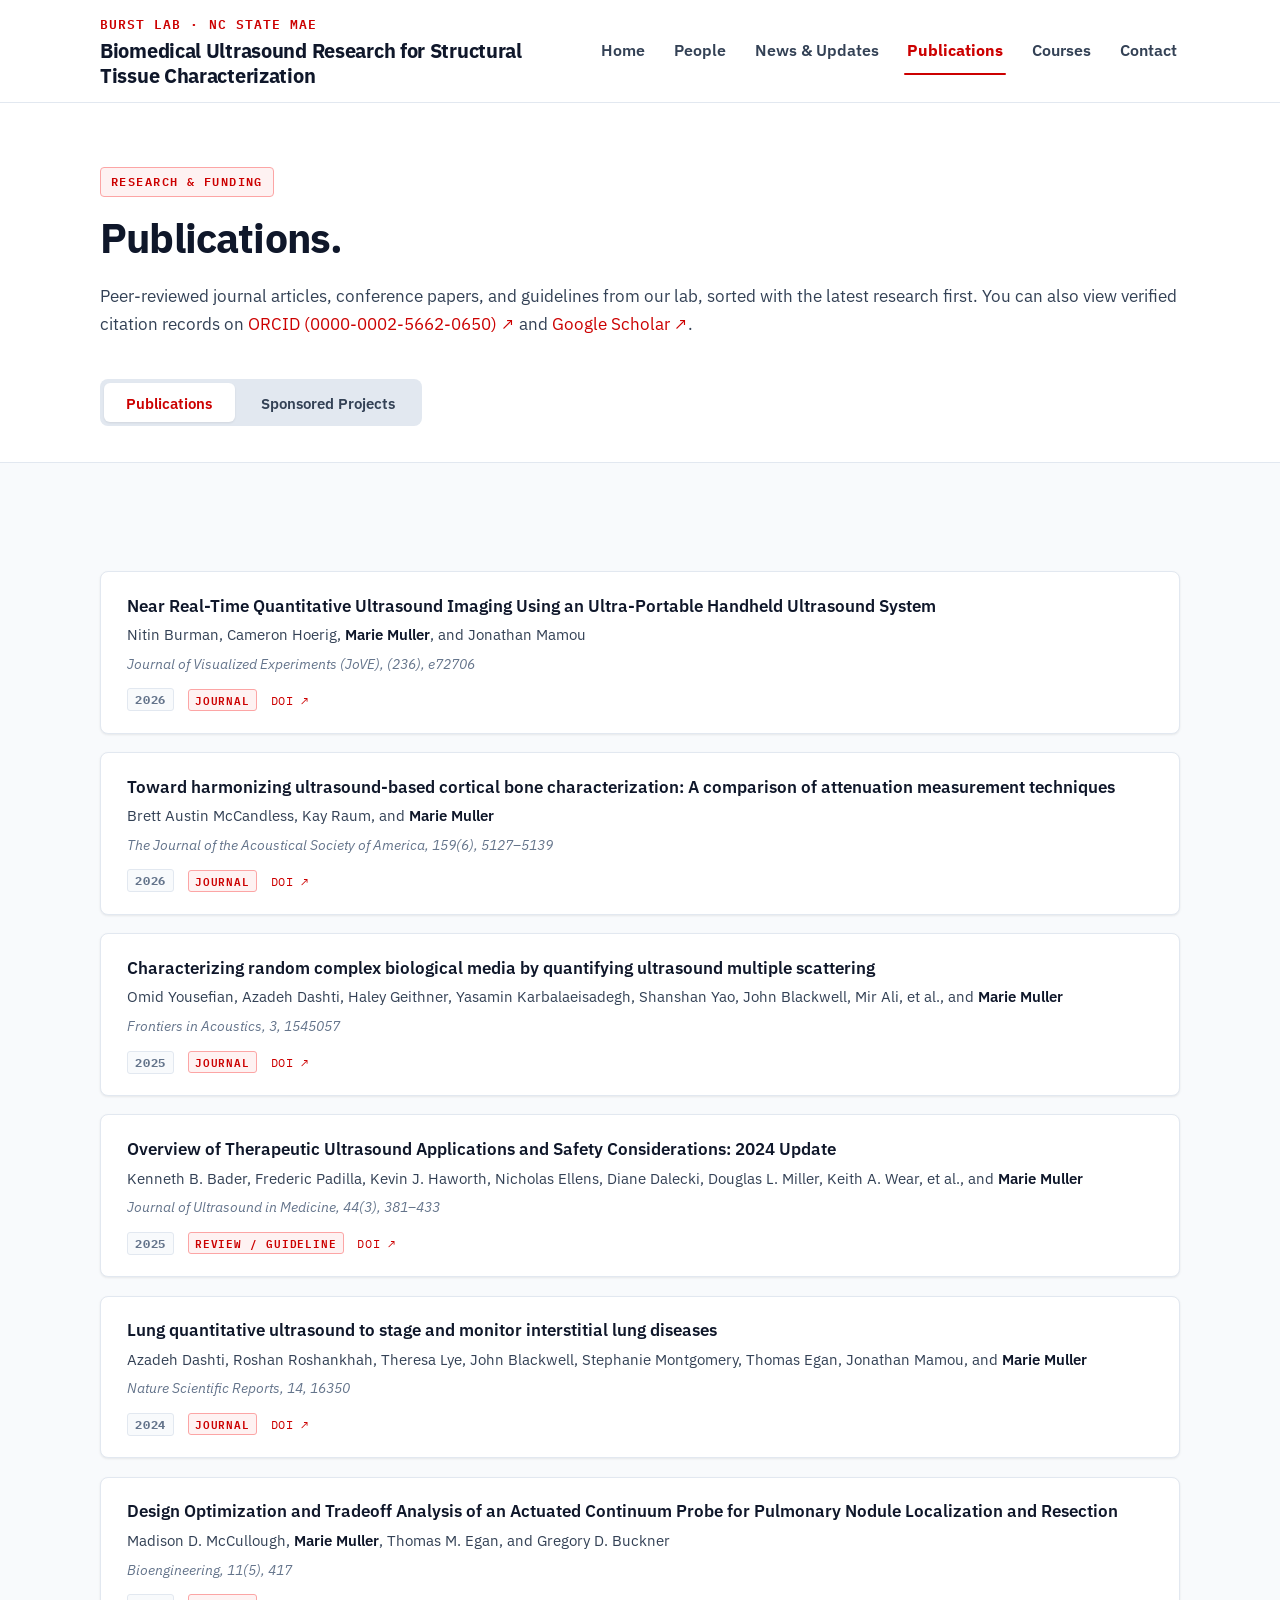
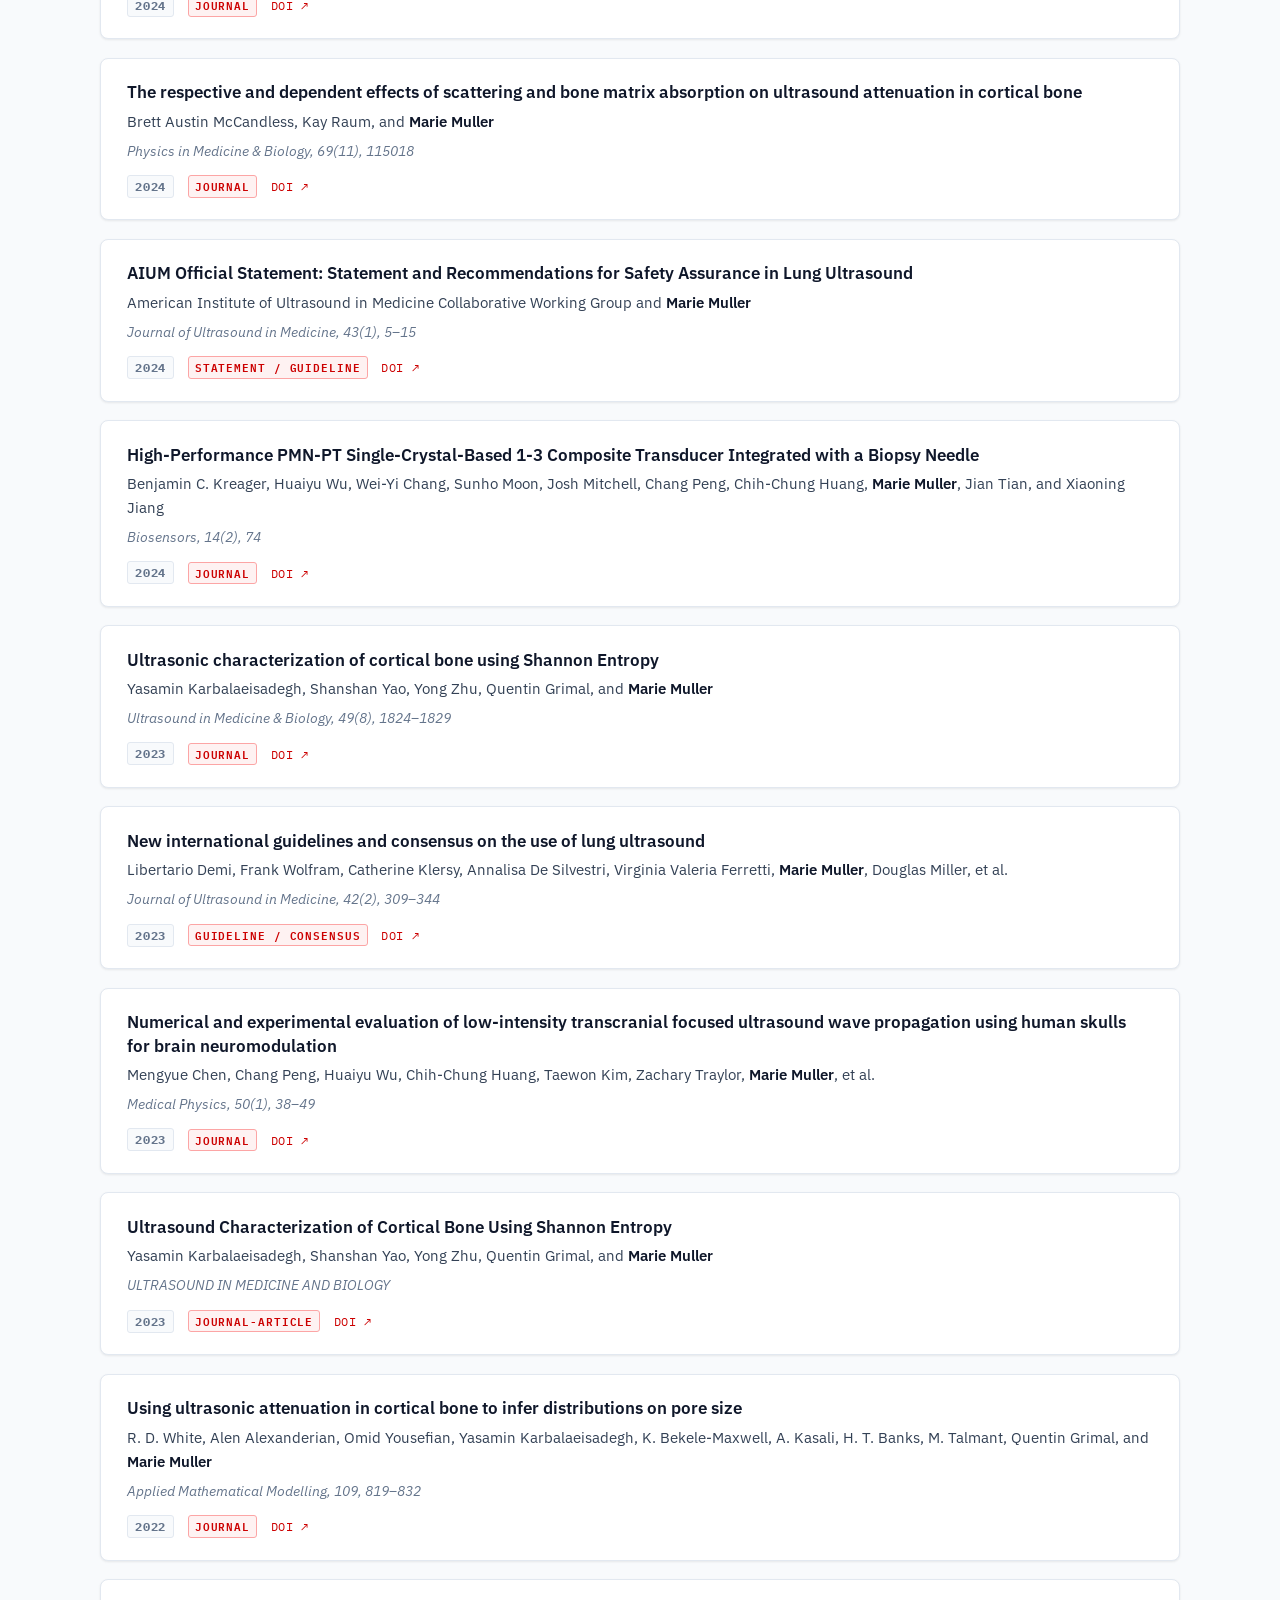
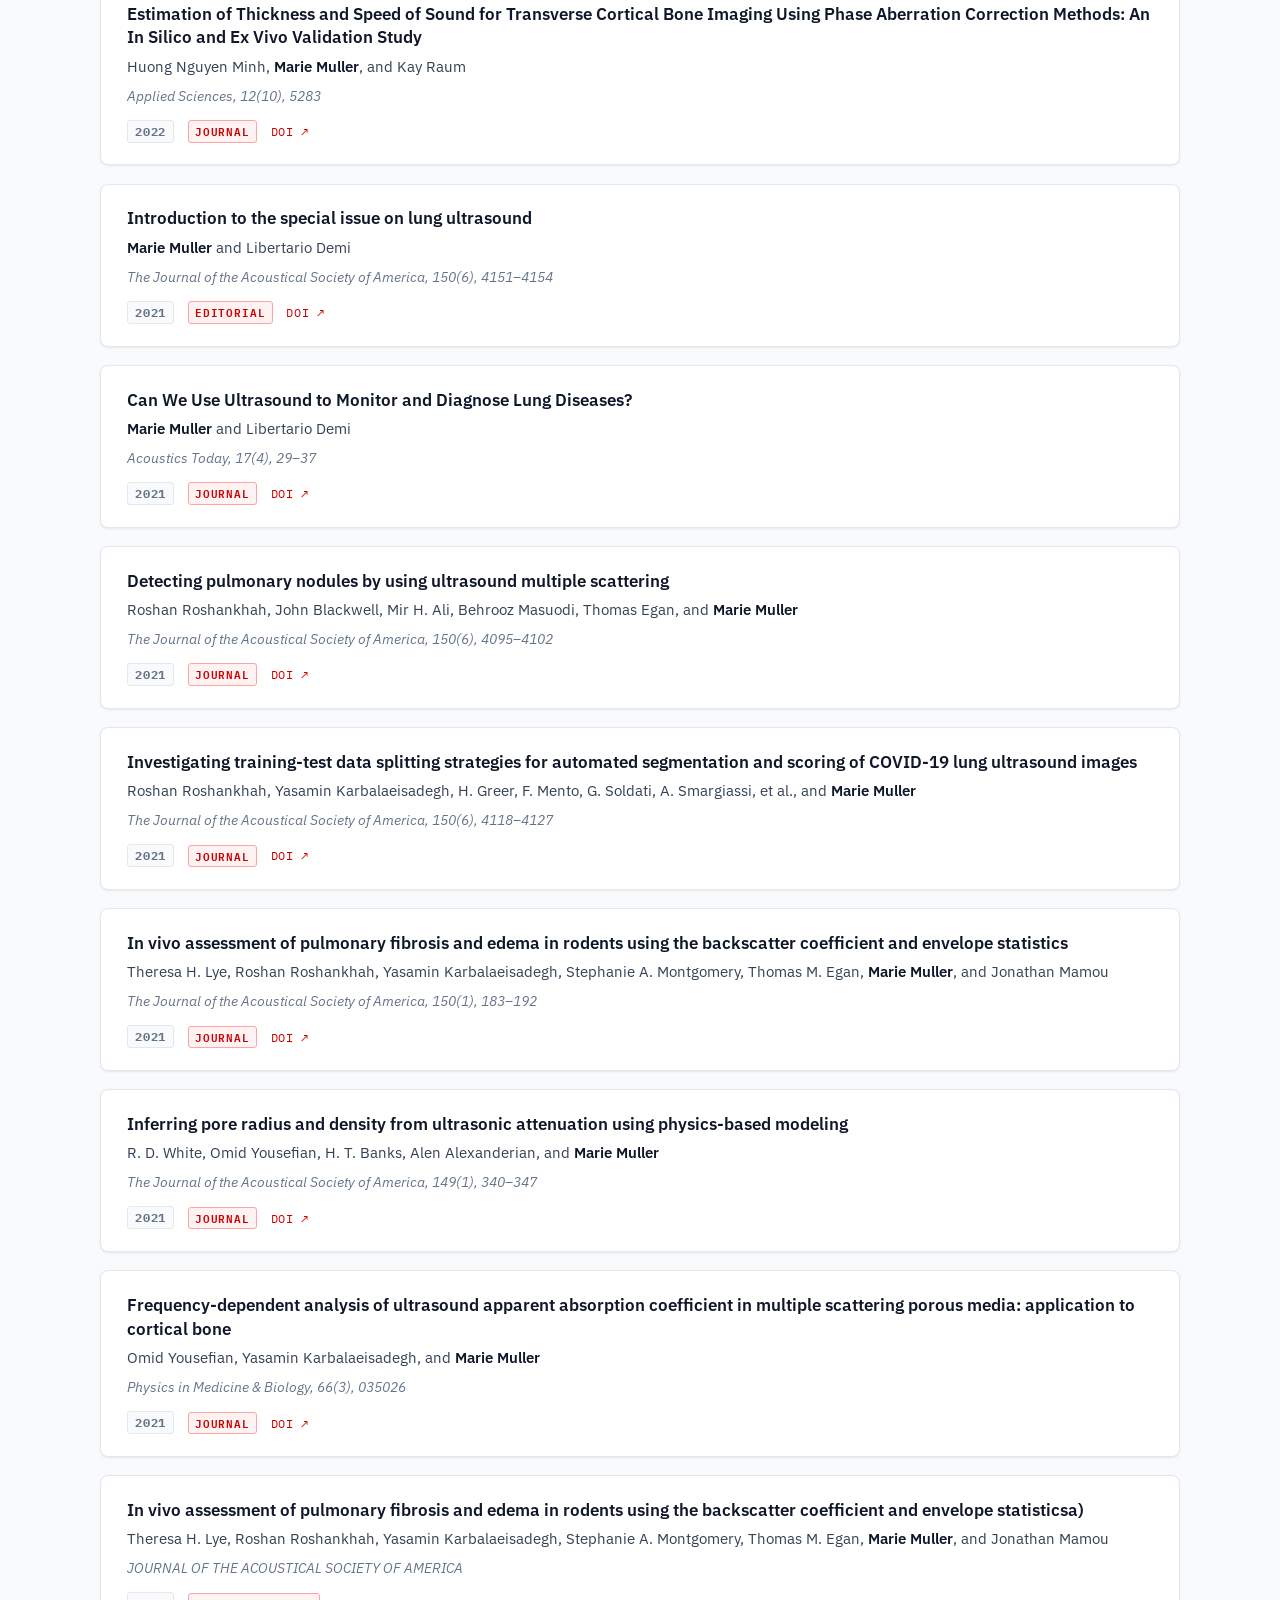
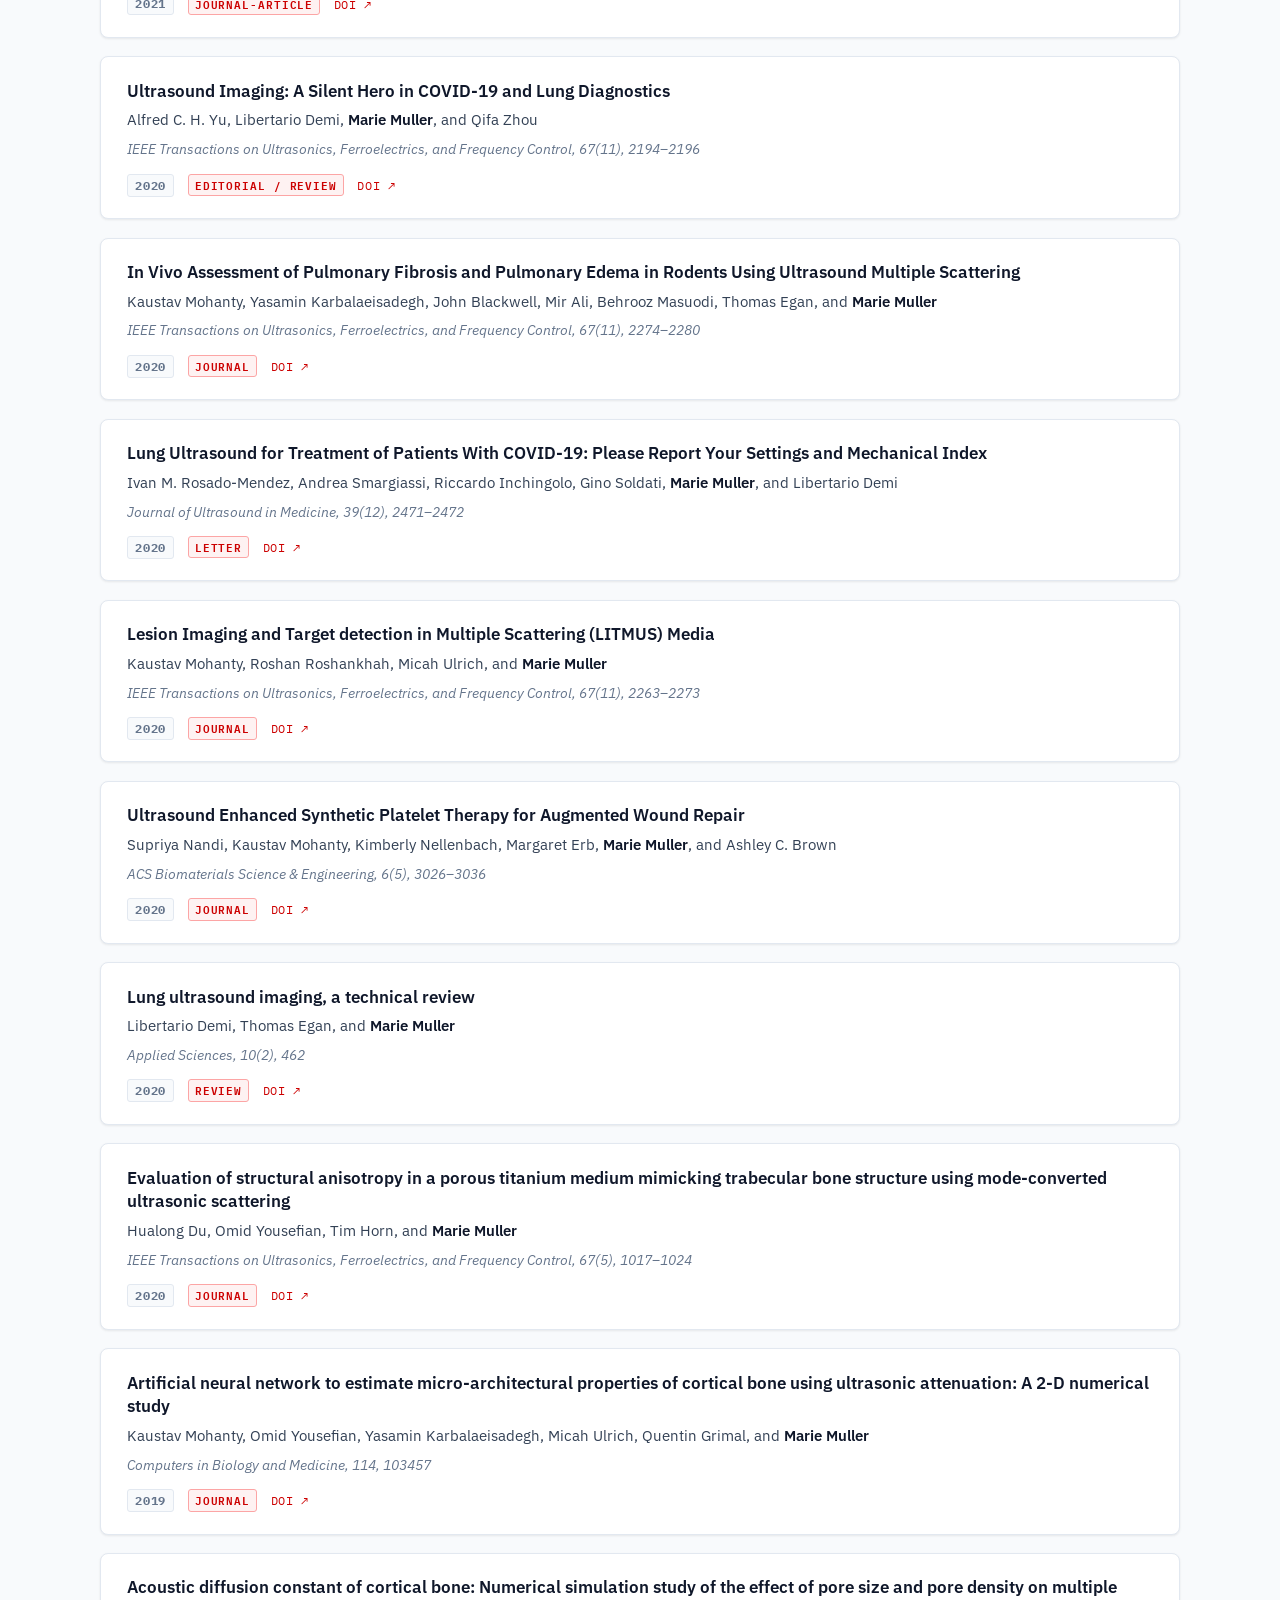
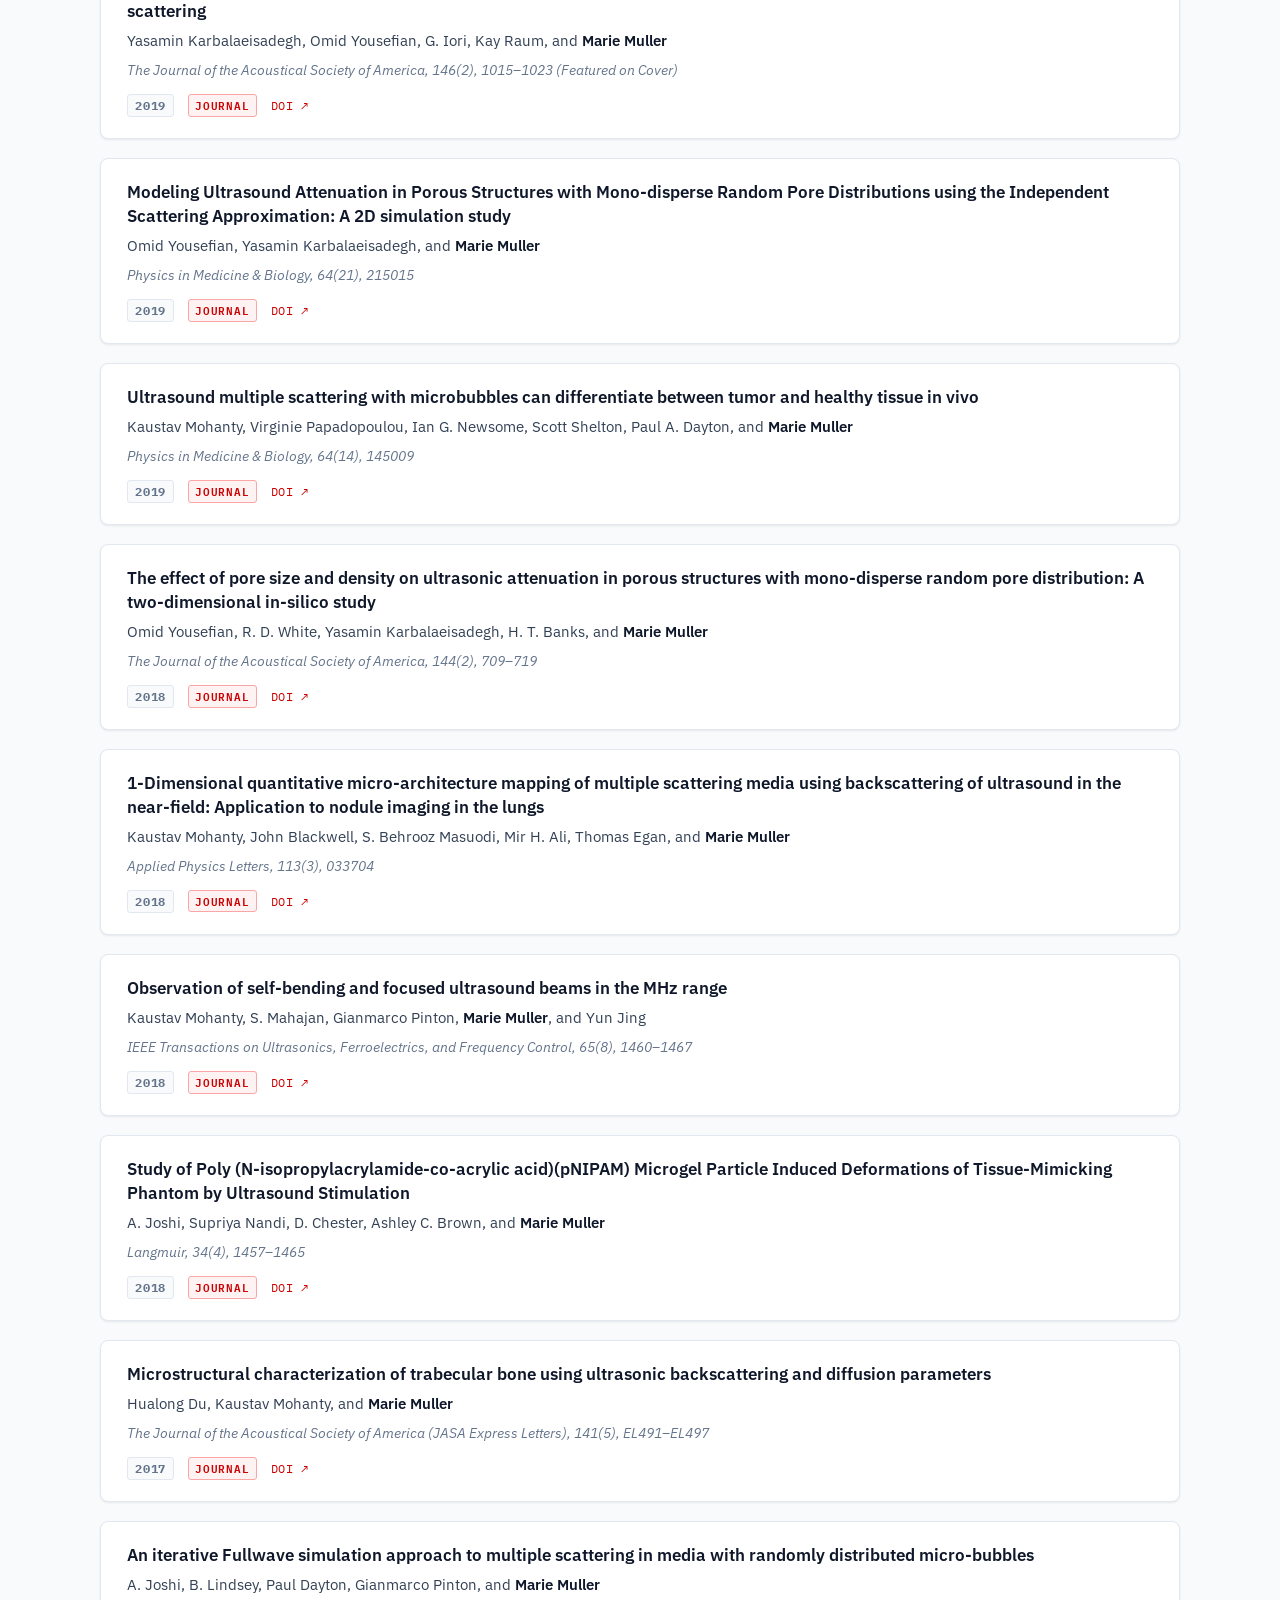
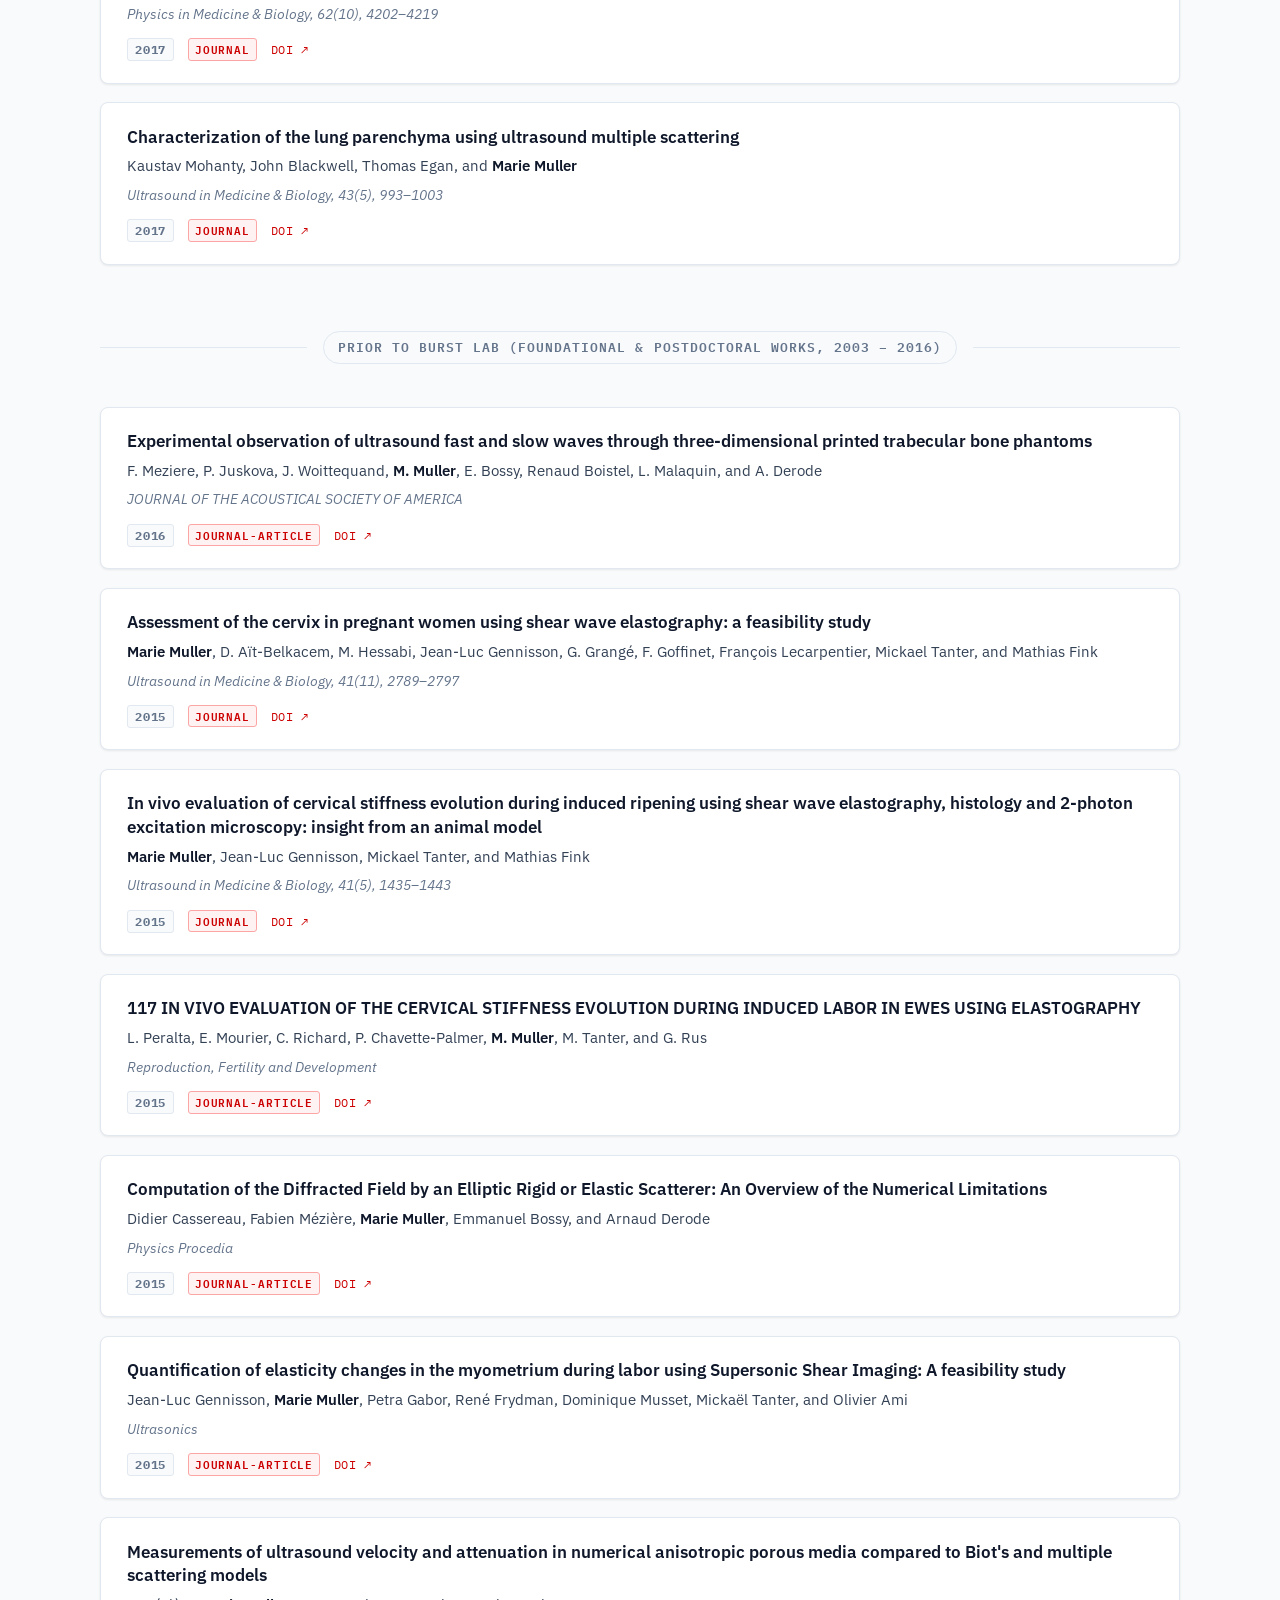
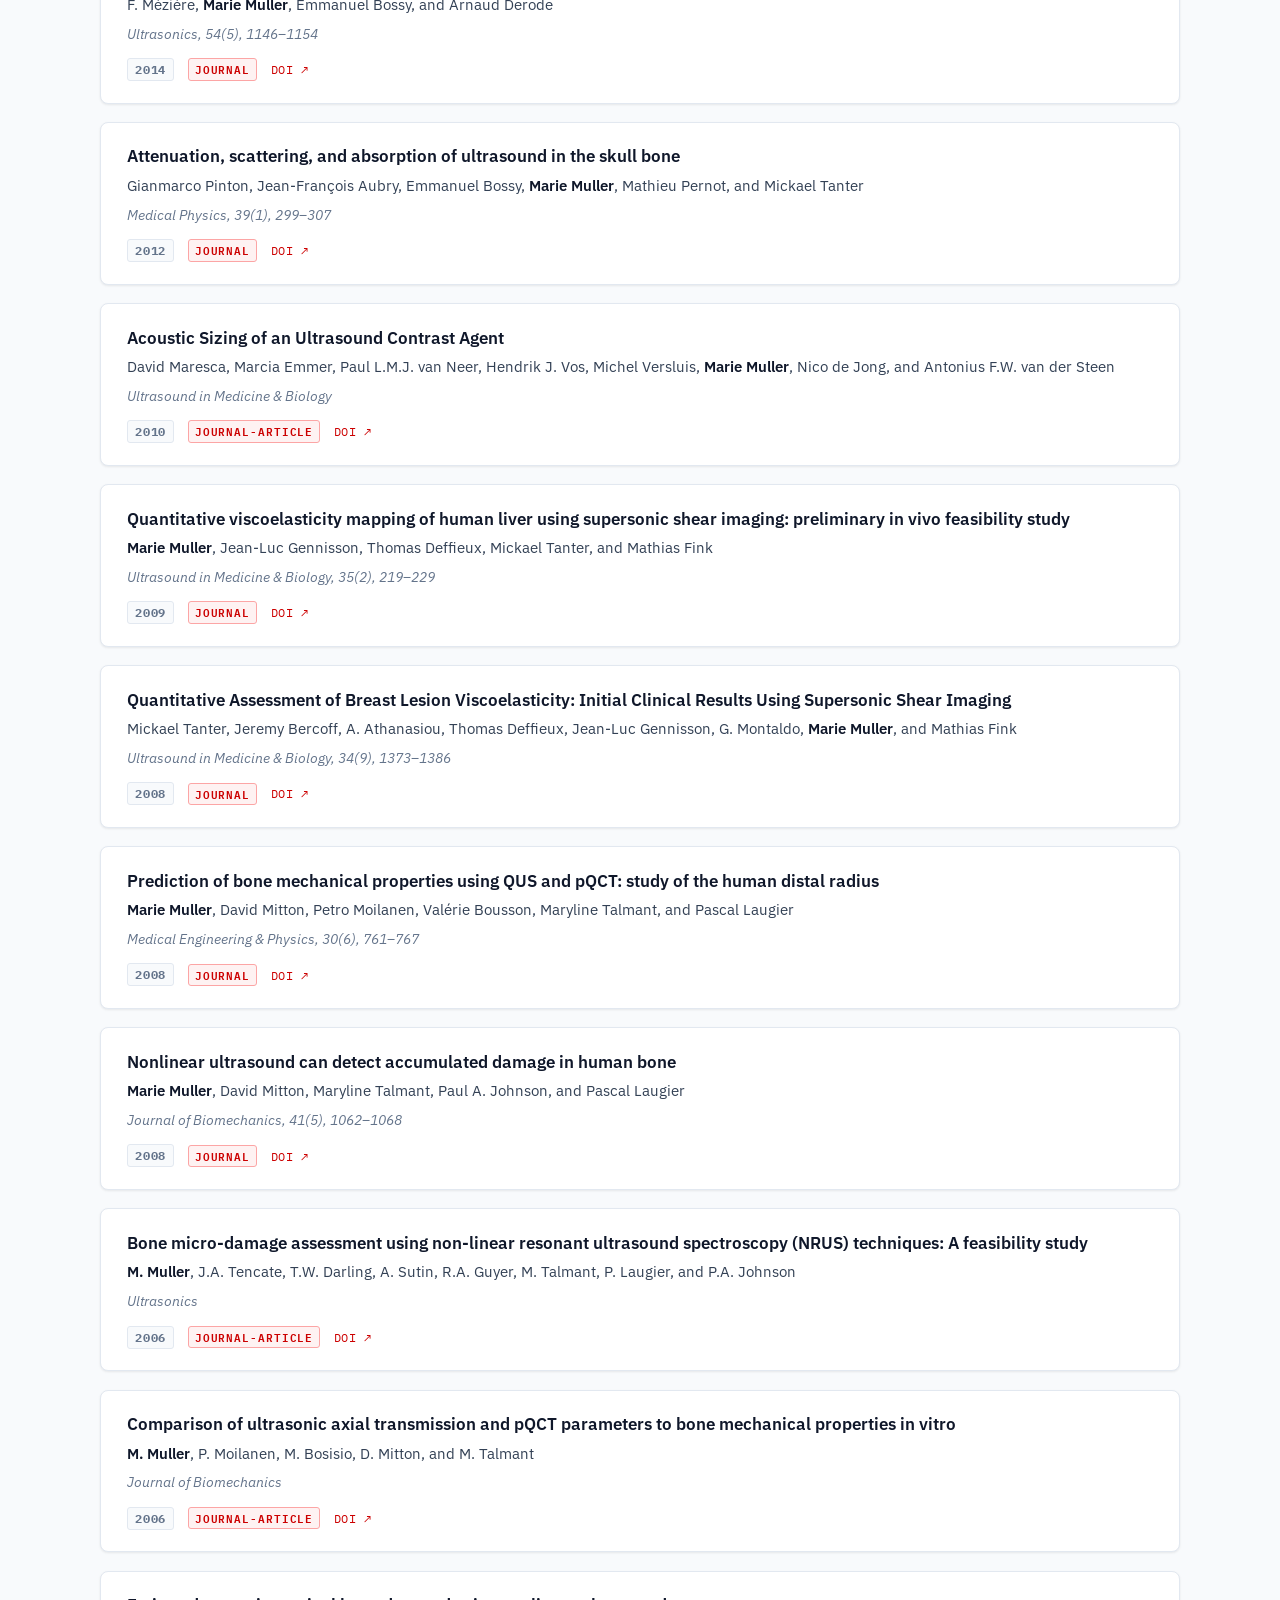
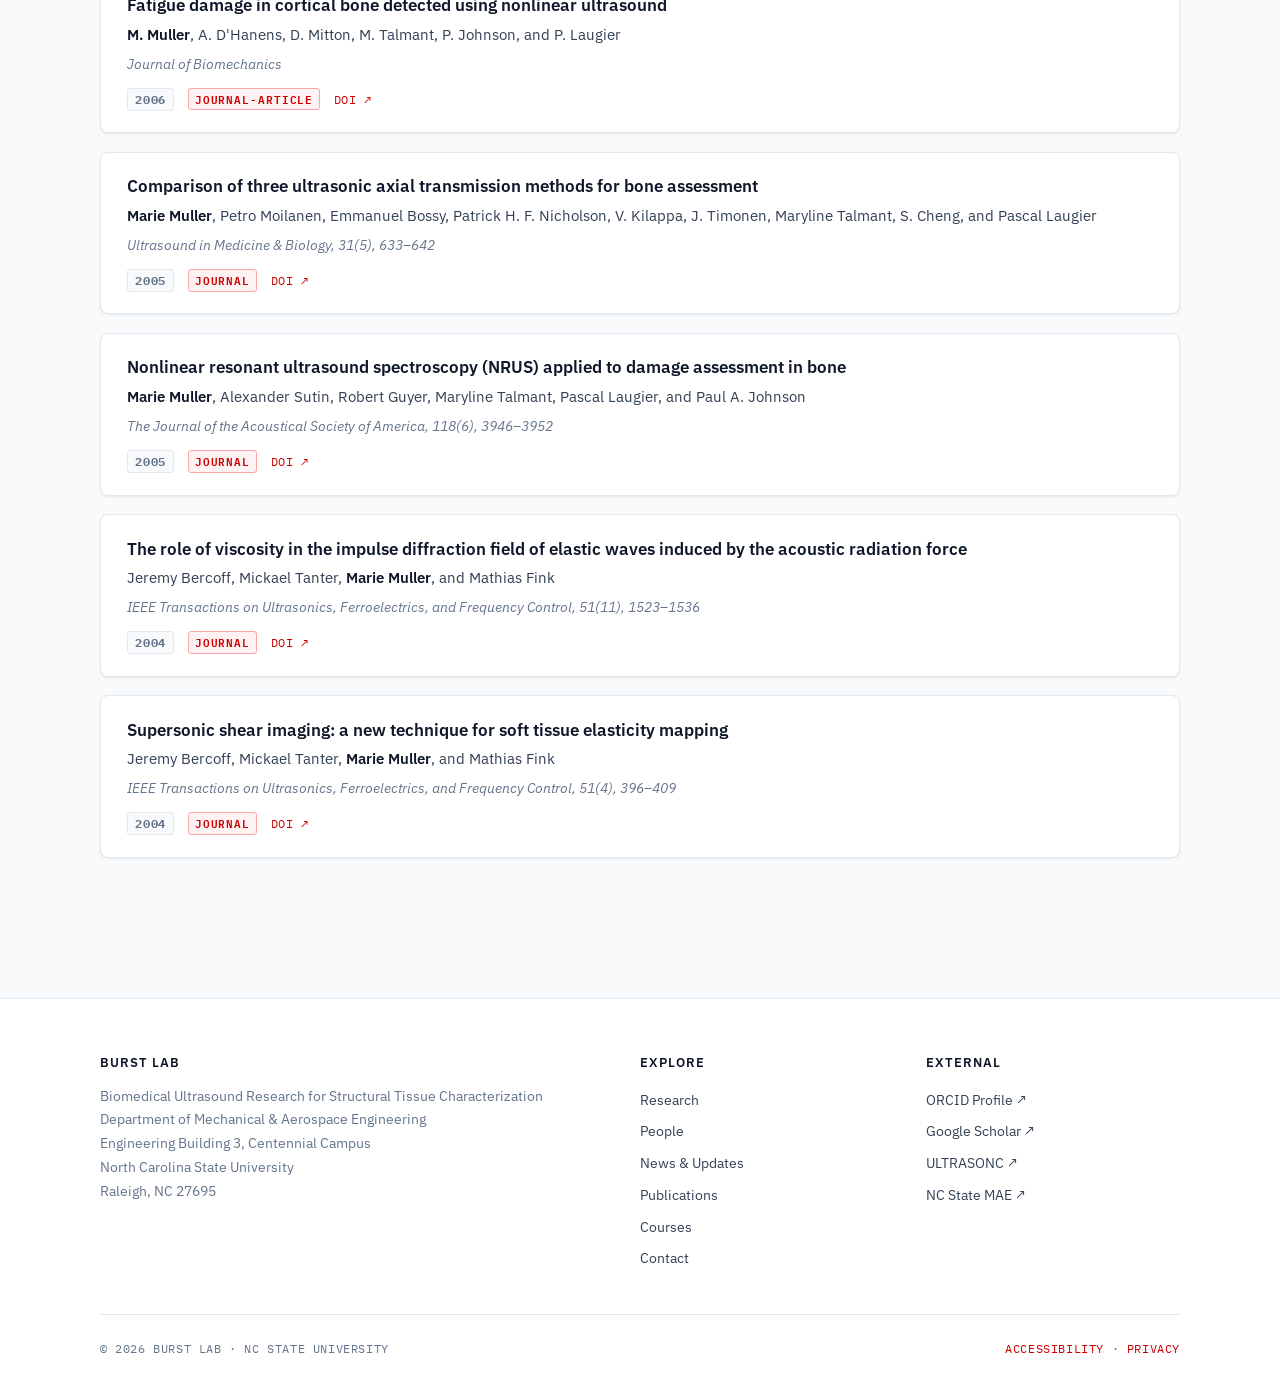
<file: publications.html>
<!doctype html>
<html lang="en">
<head>
  <meta charset="utf-8" />
  <meta name="viewport" content="width=device-width, initial-scale=1" />
  <title>Publications &amp; Grants — BURST Lab</title>
  <meta name="description" content="Peer-reviewed publications and sponsored research projects at the BURST Lab, NC State MAE." />

  <link rel="preconnect" href="https://fonts.googleapis.com" />
  <link rel="preconnect" href="https://fonts.gstatic.com" crossorigin />
  <link href="https://fonts.googleapis.com/css2?family=IBM+Plex+Mono:wght@400;500;600&family=IBM+Plex+Sans:wght@400;500;600;700&display=swap" rel="stylesheet" />

  <link rel="stylesheet" href="./assets/css/style.css" />
  <style>
    /* View Sub-Tabs */
    .view-tabs {
      display: inline-flex;
      background: #e2e8f0;
      padding: 4px;
      border-radius: var(--radius);
      margin-top: 1.5rem;
      gap: 4px;
    }
    .view-tab {
      background: transparent;
      border: none;
      outline: none;
      padding: 0.6rem 1.4rem;
      font-family: var(--font-display);
      font-size: 0.95rem;
      font-weight: 600;
      color: var(--ink-soft);
      border-radius: calc(var(--radius) - 2px);
      cursor: pointer;
      transition: all 0.2s ease;
    }
    .view-tab:hover {
      color: var(--ink);
    }
    .view-tab.active {
      background: #ffffff;
      color: var(--accent);
      box-shadow: var(--shadow-sm);
    }

    /* Panes */
    .tab-pane { display: none; }
    .tab-pane.active { display: block; animation: fadeIn 0.2s ease-in-out; }
    @keyframes fadeIn {
      from { opacity: 0; transform: translateY(4px); }
      to { opacity: 1; transform: translateY(0); }
    }

    /* Publications List */
    .pub-list, .grant-list {
      list-style: none;
      padding: 0;
      margin: 2rem 0 0;
      display: flex;
      flex-direction: column;
      gap: 1.15rem;
    }
    .pub-item {
      background: var(--bg-card);
      border: 1px solid var(--line);
      border-radius: var(--radius);
      padding: 1.35rem 1.65rem;
      box-shadow: var(--shadow-sm);
      display: flex;
      flex-direction: column;
      gap: 0.35rem;
      transition: transform 0.15s ease, box-shadow 0.15s ease, border-color 0.15s ease;
    }
    .pub-item:hover {
      transform: translateY(-2px);
      box-shadow: var(--shadow-md);
      border-color: #cbd5e1;
    }
    .pub-title {
      font-size: 1.08rem;
      font-weight: 600;
      color: var(--ink);
      line-height: 1.38;
    }
    .pub-authors { font-size: 0.92rem; color: var(--ink-soft); }
    .pub-authors b { color: var(--ink); font-weight: 600; }
    .pub-journal { font-size: 0.88rem; color: var(--ink-muted); font-style: italic; }
    .pub-links {
      display: flex;
      align-items: center;
      gap: 0.85rem;
      margin-top: 0.4rem;
      font-family: var(--font-mono);
      font-size: 0.78rem;
      text-transform: uppercase;
      letter-spacing: 0.05em;
    }
    .pub-year-badge {
      display: inline-block;
      font-family: var(--font-mono);
      font-size: 0.72rem;
      letter-spacing: 0.06em;
      font-weight: 700;
      color: var(--ink-muted);
      background: var(--bg);
      border: 1px solid var(--line);
      padding: 1px 7px;
      border-radius: 3px;
    }
    .pub-badge {
      display: inline-block;
      font-family: var(--font-mono);
      font-size: 0.7rem;
      letter-spacing: 0.08em;
      text-transform: uppercase;
      color: var(--accent);
      background: var(--accent-light);
      border: 1px solid var(--accent-border);
      padding: 1px 6px;
      border-radius: 3px;
      font-weight: 600;
    }

    /* Accordion Grants Styling */
    .grant-card {
      background: var(--bg-card);
      border: 1px solid var(--line);
      border-radius: var(--radius);
      box-shadow: var(--shadow-sm);
      overflow: hidden;
      transition: border-color 0.15s ease, box-shadow 0.15s ease;
    }
    .grant-card:hover {
      border-color: #cbd5e1;
      box-shadow: var(--shadow-md);
    }
    .grant-header {
      padding: 1.25rem 1.65rem;
      display: flex;
      align-items: flex-start;
      justify-content: space-between;
      gap: 1.25rem;
      cursor: pointer;
      user-select: none;
    }
    .grant-header-left { flex: 1; }
    .grant-title {
      font-size: 1.08rem;
      font-weight: 600;
      color: var(--ink);
      line-height: 1.4;
      margin-bottom: 0.5rem;
    }
    .grant-meta {
      display: flex;
      flex-wrap: wrap;
      align-items: center;
      gap: 0.65rem;
      font-family: var(--font-mono);
      font-size: 0.75rem;
      letter-spacing: 0.05em;
      text-transform: uppercase;
    }
    .grant-badge {
      font-size: 0.7rem;
      color: var(--accent);
      background: var(--accent-light);
      border: 1px solid var(--accent-border);
      padding: 1px 7px;
      border-radius: 3px;
      font-weight: 600;
    }
    .grant-amount {
      color: #047857;
      background: #ecfdf5;
      border: 1px solid #a7f3d0;
      font-weight: 700;
      padding: 1px 7px;
      border-radius: 3px;
    }
    .grant-agency {
      color: var(--ink-muted);
      background: var(--bg);
      border: 1px solid var(--line);
      padding: 1px 7px;
      border-radius: 3px;
      font-weight: 600;
    }
    .grant-toggle-btn {
      width: 32px;
      height: 32px;
      min-width: 32px;
      border-radius: 50%;
      border: 1px solid var(--accent-border);
      background: var(--accent-light);
      color: var(--accent);
      font-size: 1.25rem;
      font-weight: 700;
      display: flex;
      align-items: center;
      justify-content: center;
      cursor: pointer;
      transition: all 0.2s ease;
      line-height: 1;
    }
    .grant-card.is-expanded .grant-toggle-btn {
      background: var(--accent);
      color: #ffffff;
      border-color: var(--accent);
      transform: rotate(45deg);
    }
    .grant-body {
      display: none;
      padding: 0 1.65rem 1.4rem;
      border-top: 1px solid #f1f5f9;
      margin-top: 0.5rem;
      padding-top: 1.25rem;
      font-size: 0.94rem;
      line-height: 1.7;
      color: var(--ink-soft);
    }
    .grant-card.is-expanded .grant-body {
      display: block;
      animation: fadeIn 0.2s ease;
    }
    .grant-detail-line {
      margin-bottom: 0.85rem;
      font-size: 0.9rem;
      color: var(--ink);
    }
    .grant-detail-line b { color: var(--ink); }
  </style>
</head>
<body>

  <header class="site-header">
    <nav class="nav" aria-label="Primary">
      <a class="brand" href="index.html">
        <small>BURST Lab · NC State MAE</small>
        <b>Biomedical Ultrasound Research for Structural Tissue Characterization</b>
      </a>
      <button class="nav-toggle" aria-expanded="false" aria-controls="nav-links">Menu</button>
      <ul class="nav-links" id="nav-links">
        <li><a href="index.html">Home</a></li>
        <li><a href="people.html">People</a></li>
        <li><a href="news.html">News &amp; Updates</a></li>
        <li><a class="active" href="publications.html">Publications</a></li>
        <li><a href="courses.html">Courses</a></li>
        <li><a href="contact.html">Contact</a></li>
      </ul>
    </nav>
  </header>

  <main>

    <header class="page-header">
      <div class="wrap">
        <span class="eyebrow">Research &amp; Funding</span>
        <h1 id="page-heading">Publications.</h1>
        <p id="page-subtext">
          Peer-reviewed journal articles, conference papers, and guidelines from our lab, sorted with the latest research first. You can also view verified citation records on <a href="https://orcid.org/0000-0002-5662-0650" target="_blank" rel="noopener">ORCID (0000-0002-5662-0650) ↗</a> and <a href="https://scholar.google.com/citations?user=9_iPoNoAAAAJ&hl=en&oi=ao" target="_blank" rel="noopener">Google Scholar ↗</a>.
        </p>

        <!-- SUB-TABS (Publications vs Grants) -->
        <div class="view-tabs" role="tablist" aria-label="Publications and Grants">
          <button class="view-tab active" id="tab-btn-pubs" role="tab" aria-selected="true" aria-controls="pane-pubs">
            Publications
          </button>
          <button class="view-tab" id="tab-btn-grants" role="tab" aria-selected="false" aria-controls="pane-grants">
            Sponsored Projects
          </button>
        </div>
      </div>
    </header>

    <section class="section">
      <div class="wrap">

        <!-- TAB 1: PUBLICATIONS -->
        <div class="tab-pane active" id="pane-pubs" role="tabpanel" aria-labelledby="tab-btn-pubs">
          <ul class="pub-list">
          <li class="pub-item">
            <div class="pub-title">Near Real-Time Quantitative Ultrasound Imaging Using an Ultra-Portable Handheld Ultrasound System</div>
            <div class="pub-authors">Nitin Burman, Cameron Hoerig, <b>Marie Muller</b>, and Jonathan Mamou</div>
            <div class="pub-journal">Journal of Visualized Experiments (JoVE), (236), e72706</div>
            <div class="pub-links">
              <span class="pub-year-badge">2026</span>
              <span class="pub-badge">Journal</span>
              <a href="https://doi.org/10.3791/72706" target="_blank" rel="noopener">DOI ↗</a>
            </div>
          </li>
          <li class="pub-item">
            <div class="pub-title">Toward harmonizing ultrasound-based cortical bone characterization: A comparison of attenuation measurement techniques</div>
            <div class="pub-authors">Brett Austin McCandless, Kay Raum, and <b>Marie Muller</b></div>
            <div class="pub-journal">The Journal of the Acoustical Society of America, 159(6), 5127–5139</div>
            <div class="pub-links">
              <span class="pub-year-badge">2026</span>
              <span class="pub-badge">Journal</span>
              <a href="https://doi.org/10.1121/10.0035032" target="_blank" rel="noopener">DOI ↗</a>
            </div>
          </li>
          <li class="pub-item">
            <div class="pub-title">Characterizing random complex biological media by quantifying ultrasound multiple scattering</div>
            <div class="pub-authors">Omid Yousefian, Azadeh Dashti, Haley Geithner, Yasamin Karbalaeisadegh, Shanshan Yao, John Blackwell, Mir Ali, et al., and <b>Marie Muller</b></div>
            <div class="pub-journal">Frontiers in Acoustics, 3, 1545057</div>
            <div class="pub-links">
              <span class="pub-year-badge">2025</span>
              <span class="pub-badge">Journal</span>
              <a href="https://doi.org/10.3389/facou.2025.1545057" target="_blank" rel="noopener">DOI ↗</a>
            </div>
          </li>
          <li class="pub-item">
            <div class="pub-title">Overview of Therapeutic Ultrasound Applications and Safety Considerations: 2024 Update</div>
            <div class="pub-authors">Kenneth B. Bader, Frederic Padilla, Kevin J. Haworth, Nicholas Ellens, Diane Dalecki, Douglas L. Miller, Keith A. Wear, et al., and <b>Marie Muller</b></div>
            <div class="pub-journal">Journal of Ultrasound in Medicine, 44(3), 381–433</div>
            <div class="pub-links">
              <span class="pub-year-badge">2025</span>
              <span class="pub-badge">Review / Guideline</span>
              <a href="https://doi.org/10.1002/jum.16611" target="_blank" rel="noopener">DOI ↗</a>
            </div>
          </li>
          <li class="pub-item">
            <div class="pub-title">Lung quantitative ultrasound to stage and monitor interstitial lung diseases</div>
            <div class="pub-authors">Azadeh Dashti, Roshan Roshankhah, Theresa Lye, John Blackwell, Stephanie Montgomery, Thomas Egan, Jonathan Mamou, and <b>Marie Muller</b></div>
            <div class="pub-journal">Nature Scientific Reports, 14, 16350</div>
            <div class="pub-links">
              <span class="pub-year-badge">2024</span>
              <span class="pub-badge">Journal</span>
              <a href="https://doi.org/10.1038/s41598-024-66390-6" target="_blank" rel="noopener">DOI ↗</a>
            </div>
          </li>
          <li class="pub-item">
            <div class="pub-title">Design Optimization and Tradeoff Analysis of an Actuated Continuum Probe for Pulmonary Nodule Localization and Resection</div>
            <div class="pub-authors">Madison D. McCullough, <b>Marie Muller</b>, Thomas M. Egan, and Gregory D. Buckner</div>
            <div class="pub-journal">Bioengineering, 11(5), 417</div>
            <div class="pub-links">
              <span class="pub-year-badge">2024</span>
              <span class="pub-badge">Journal</span>
              <a href="https://doi.org/10.3390/bioengineering11050417" target="_blank" rel="noopener">DOI ↗</a>
            </div>
          </li>
          <li class="pub-item">
            <div class="pub-title">The respective and dependent effects of scattering and bone matrix absorption on ultrasound attenuation in cortical bone</div>
            <div class="pub-authors">Brett Austin McCandless, Kay Raum, and <b>Marie Muller</b></div>
            <div class="pub-journal">Physics in Medicine & Biology, 69(11), 115018</div>
            <div class="pub-links">
              <span class="pub-year-badge">2024</span>
              <span class="pub-badge">Journal</span>
              <a href="https://doi.org/10.1088/1361-6560/ad4343" target="_blank" rel="noopener">DOI ↗</a>
            </div>
          </li>
          <li class="pub-item">
            <div class="pub-title">AIUM Official Statement: Statement and Recommendations for Safety Assurance in Lung Ultrasound</div>
            <div class="pub-authors">American Institute of Ultrasound in Medicine Collaborative Working Group and <b>Marie Muller</b></div>
            <div class="pub-journal">Journal of Ultrasound in Medicine, 43(1), 5–15</div>
            <div class="pub-links">
              <span class="pub-year-badge">2024</span>
              <span class="pub-badge">Statement / Guideline</span>
              <a href="https://doi.org/10.1002/jum.16314" target="_blank" rel="noopener">DOI ↗</a>
            </div>
          </li>
          <li class="pub-item">
            <div class="pub-title">High-Performance PMN-PT Single-Crystal-Based 1-3 Composite Transducer Integrated with a Biopsy Needle</div>
            <div class="pub-authors">Benjamin C. Kreager, Huaiyu Wu, Wei-Yi Chang, Sunho Moon, Josh Mitchell, Chang Peng, Chih-Chung Huang, <b>Marie Muller</b>, Jian Tian, and Xiaoning Jiang</div>
            <div class="pub-journal">Biosensors, 14(2), 74</div>
            <div class="pub-links">
              <span class="pub-year-badge">2024</span>
              <span class="pub-badge">Journal</span>
              <a href="https://doi.org/10.3390/bios14020074" target="_blank" rel="noopener">DOI ↗</a>
            </div>
          </li>
          <li class="pub-item">
            <div class="pub-title">Ultrasonic characterization of cortical bone using Shannon Entropy</div>
            <div class="pub-authors">Yasamin Karbalaeisadegh, Shanshan Yao, Yong Zhu, Quentin Grimal, and <b>Marie Muller</b></div>
            <div class="pub-journal">Ultrasound in Medicine & Biology, 49(8), 1824–1829</div>
            <div class="pub-links">
              <span class="pub-year-badge">2023</span>
              <span class="pub-badge">Journal</span>
              <a href="https://doi.org/10.1016/j.ultrasmedbio.2023.03.018" target="_blank" rel="noopener">DOI ↗</a>
            </div>
          </li>
          <li class="pub-item">
            <div class="pub-title">New international guidelines and consensus on the use of lung ultrasound</div>
            <div class="pub-authors">Libertario Demi, Frank Wolfram, Catherine Klersy, Annalisa De Silvestri, Virginia Valeria Ferretti, <b>Marie Muller</b>, Douglas Miller, et al.</div>
            <div class="pub-journal">Journal of Ultrasound in Medicine, 42(2), 309–344</div>
            <div class="pub-links">
              <span class="pub-year-badge">2023</span>
              <span class="pub-badge">Guideline / Consensus</span>
              <a href="https://doi.org/10.1002/jum.16088" target="_blank" rel="noopener">DOI ↗</a>
            </div>
          </li>
          <li class="pub-item">
            <div class="pub-title">Numerical and experimental evaluation of low-intensity transcranial focused ultrasound wave propagation using human skulls for brain neuromodulation</div>
            <div class="pub-authors">Mengyue Chen, Chang Peng, Huaiyu Wu, Chih-Chung Huang, Taewon Kim, Zachary Traylor, <b>Marie Muller</b>, et al.</div>
            <div class="pub-journal">Medical Physics, 50(1), 38–49</div>
            <div class="pub-links">
              <span class="pub-year-badge">2023</span>
              <span class="pub-badge">Journal</span>
              <a href="https://doi.org/10.1002/mp.16043" target="_blank" rel="noopener">DOI ↗</a>
            </div>
          </li>
          <li class="pub-item">
            <div class="pub-title">Ultrasound Characterization of Cortical Bone Using Shannon Entropy</div>
            <div class="pub-authors">Yasamin Karbalaeisadegh, Shanshan Yao, Yong Zhu, Quentin Grimal, and <b>Marie Muller</b></div>
            <div class="pub-journal">ULTRASOUND IN MEDICINE AND BIOLOGY</div>
            <div class="pub-links">
              <span class="pub-year-badge">2023</span>
              <span class="pub-badge">Journal-Article</span>
              <a href="https://doi.org/10.1016/j.ultrasmedbio.2023.04.006" target="_blank" rel="noopener">DOI ↗</a>
            </div>
          </li>
          <li class="pub-item">
            <div class="pub-title">Using ultrasonic attenuation in cortical bone to infer distributions on pore size</div>
            <div class="pub-authors">R. D. White, Alen Alexanderian, Omid Yousefian, Yasamin Karbalaeisadegh, K. Bekele-Maxwell, A. Kasali, H. T. Banks, M. Talmant, Quentin Grimal, and <b>Marie Muller</b></div>
            <div class="pub-journal">Applied Mathematical Modelling, 109, 819–832</div>
            <div class="pub-links">
              <span class="pub-year-badge">2022</span>
              <span class="pub-badge">Journal</span>
              <a href="https://doi.org/10.1016/j.apm.2022.02.028" target="_blank" rel="noopener">DOI ↗</a>
            </div>
          </li>
          <li class="pub-item">
            <div class="pub-title">Estimation of Thickness and Speed of Sound for Transverse Cortical Bone Imaging Using Phase Aberration Correction Methods: An In Silico and Ex Vivo Validation Study</div>
            <div class="pub-authors">Huong Nguyen Minh, <b>Marie Muller</b>, and Kay Raum</div>
            <div class="pub-journal">Applied Sciences, 12(10), 5283</div>
            <div class="pub-links">
              <span class="pub-year-badge">2022</span>
              <span class="pub-badge">Journal</span>
              <a href="https://doi.org/10.3390/app12105283" target="_blank" rel="noopener">DOI ↗</a>
            </div>
          </li>
          <li class="pub-item">
            <div class="pub-title">Introduction to the special issue on lung ultrasound</div>
            <div class="pub-authors"><b>Marie Muller</b> and Libertario Demi</div>
            <div class="pub-journal">The Journal of the Acoustical Society of America, 150(6), 4151–4154</div>
            <div class="pub-links">
              <span class="pub-year-badge">2021</span>
              <span class="pub-badge">Editorial</span>
              <a href="https://doi.org/10.1121/10.0008980" target="_blank" rel="noopener">DOI ↗</a>
            </div>
          </li>
          <li class="pub-item">
            <div class="pub-title">Can We Use Ultrasound to Monitor and Diagnose Lung Diseases?</div>
            <div class="pub-authors"><b>Marie Muller</b> and Libertario Demi</div>
            <div class="pub-journal">Acoustics Today, 17(4), 29–37</div>
            <div class="pub-links">
              <span class="pub-year-badge">2021</span>
              <span class="pub-badge">Journal</span>
              <a href="https://doi.org/10.1121/at.2021.17.4.29" target="_blank" rel="noopener">DOI ↗</a>
            </div>
          </li>
          <li class="pub-item">
            <div class="pub-title">Detecting pulmonary nodules by using ultrasound multiple scattering</div>
            <div class="pub-authors">Roshan Roshankhah, John Blackwell, Mir H. Ali, Behrooz Masuodi, Thomas Egan, and <b>Marie Muller</b></div>
            <div class="pub-journal">The Journal of the Acoustical Society of America, 150(6), 4095–4102</div>
            <div class="pub-links">
              <span class="pub-year-badge">2021</span>
              <span class="pub-badge">Journal</span>
              <a href="https://doi.org/10.1121/10.0007284" target="_blank" rel="noopener">DOI ↗</a>
            </div>
          </li>
          <li class="pub-item">
            <div class="pub-title">Investigating training-test data splitting strategies for automated segmentation and scoring of COVID-19 lung ultrasound images</div>
            <div class="pub-authors">Roshan Roshankhah, Yasamin Karbalaeisadegh, H. Greer, F. Mento, G. Soldati, A. Smargiassi, et al., and <b>Marie Muller</b></div>
            <div class="pub-journal">The Journal of the Acoustical Society of America, 150(6), 4118–4127</div>
            <div class="pub-links">
              <span class="pub-year-badge">2021</span>
              <span class="pub-badge">Journal</span>
              <a href="https://doi.org/10.1121/10.0007279" target="_blank" rel="noopener">DOI ↗</a>
            </div>
          </li>
          <li class="pub-item">
            <div class="pub-title">In vivo assessment of pulmonary fibrosis and edema in rodents using the backscatter coefficient and envelope statistics</div>
            <div class="pub-authors">Theresa H. Lye, Roshan Roshankhah, Yasamin Karbalaeisadegh, Stephanie A. Montgomery, Thomas M. Egan, <b>Marie Muller</b>, and Jonathan Mamou</div>
            <div class="pub-journal">The Journal of the Acoustical Society of America, 150(1), 183–192</div>
            <div class="pub-links">
              <span class="pub-year-badge">2021</span>
              <span class="pub-badge">Journal</span>
              <a href="https://doi.org/10.1121/10.0005518" target="_blank" rel="noopener">DOI ↗</a>
            </div>
          </li>
          <li class="pub-item">
            <div class="pub-title">Inferring pore radius and density from ultrasonic attenuation using physics-based modeling</div>
            <div class="pub-authors">R. D. White, Omid Yousefian, H. T. Banks, Alen Alexanderian, and <b>Marie Muller</b></div>
            <div class="pub-journal">The Journal of the Acoustical Society of America, 149(1), 340–347</div>
            <div class="pub-links">
              <span class="pub-year-badge">2021</span>
              <span class="pub-badge">Journal</span>
              <a href="https://doi.org/10.1121/10.0003328" target="_blank" rel="noopener">DOI ↗</a>
            </div>
          </li>
          <li class="pub-item">
            <div class="pub-title">Frequency-dependent analysis of ultrasound apparent absorption coefficient in multiple scattering porous media: application to cortical bone</div>
            <div class="pub-authors">Omid Yousefian, Yasamin Karbalaeisadegh, and <b>Marie Muller</b></div>
            <div class="pub-journal">Physics in Medicine & Biology, 66(3), 035026</div>
            <div class="pub-links">
              <span class="pub-year-badge">2021</span>
              <span class="pub-badge">Journal</span>
              <a href="https://doi.org/10.1088/1361-6560/abd5b0" target="_blank" rel="noopener">DOI ↗</a>
            </div>
          </li>
          <li class="pub-item">
            <div class="pub-title">In vivo assessment of pulmonary fibrosis and edema in rodents using the backscatter coefficient and envelope statisticsa)</div>
            <div class="pub-authors">Theresa H. Lye, Roshan Roshankhah, Yasamin Karbalaeisadegh, Stephanie A. Montgomery, Thomas M. Egan, <b>Marie Muller</b>, and Jonathan Mamou</div>
            <div class="pub-journal">JOURNAL OF THE ACOUSTICAL SOCIETY OF AMERICA</div>
            <div class="pub-links">
              <span class="pub-year-badge">2021</span>
              <span class="pub-badge">Journal-Article</span>
              <a href="https://doi.org/10.1121/10.0005481" target="_blank" rel="noopener">DOI ↗</a>
            </div>
          </li>
          <li class="pub-item">
            <div class="pub-title">Ultrasound Imaging: A Silent Hero in COVID-19 and Lung Diagnostics</div>
            <div class="pub-authors">Alfred C. H. Yu, Libertario Demi, <b>Marie Muller</b>, and Qifa Zhou</div>
            <div class="pub-journal">IEEE Transactions on Ultrasonics, Ferroelectrics, and Frequency Control, 67(11), 2194–2196</div>
            <div class="pub-links">
              <span class="pub-year-badge">2020</span>
              <span class="pub-badge">Editorial / Review</span>
              <a href="https://doi.org/10.1109/tuffc.2020.3023259" target="_blank" rel="noopener">DOI ↗</a>
            </div>
          </li>
          <li class="pub-item">
            <div class="pub-title">In Vivo Assessment of Pulmonary Fibrosis and Pulmonary Edema in Rodents Using Ultrasound Multiple Scattering</div>
            <div class="pub-authors">Kaustav Mohanty, Yasamin Karbalaeisadegh, John Blackwell, Mir Ali, Behrooz Masuodi, Thomas Egan, and <b>Marie Muller</b></div>
            <div class="pub-journal">IEEE Transactions on Ultrasonics, Ferroelectrics, and Frequency Control, 67(11), 2274–2280</div>
            <div class="pub-links">
              <span class="pub-year-badge">2020</span>
              <span class="pub-badge">Journal</span>
              <a href="https://doi.org/10.1109/tuffc.2020.3004481" target="_blank" rel="noopener">DOI ↗</a>
            </div>
          </li>
          <li class="pub-item">
            <div class="pub-title">Lung Ultrasound for Treatment of Patients With COVID-19: Please Report Your Settings and Mechanical Index</div>
            <div class="pub-authors">Ivan M. Rosado-Mendez, Andrea Smargiassi, Riccardo Inchingolo, Gino Soldati, <b>Marie Muller</b>, and Libertario Demi</div>
            <div class="pub-journal">Journal of Ultrasound in Medicine, 39(12), 2471–2472</div>
            <div class="pub-links">
              <span class="pub-year-badge">2020</span>
              <span class="pub-badge">Letter</span>
              <a href="https://doi.org/10.1002/jum.15349" target="_blank" rel="noopener">DOI ↗</a>
            </div>
          </li>
          <li class="pub-item">
            <div class="pub-title">Lesion Imaging and Target detection in Multiple Scattering (LITMUS) Media</div>
            <div class="pub-authors">Kaustav Mohanty, Roshan Roshankhah, Micah Ulrich, and <b>Marie Muller</b></div>
            <div class="pub-journal">IEEE Transactions on Ultrasonics, Ferroelectrics, and Frequency Control, 67(11), 2263–2273</div>
            <div class="pub-links">
              <span class="pub-year-badge">2020</span>
              <span class="pub-badge">Journal</span>
              <a href="https://doi.org/10.1109/tuffc.2020.3003009" target="_blank" rel="noopener">DOI ↗</a>
            </div>
          </li>
          <li class="pub-item">
            <div class="pub-title">Ultrasound Enhanced Synthetic Platelet Therapy for Augmented Wound Repair</div>
            <div class="pub-authors">Supriya Nandi, Kaustav Mohanty, Kimberly Nellenbach, Margaret Erb, <b>Marie Muller</b>, and Ashley C. Brown</div>
            <div class="pub-journal">ACS Biomaterials Science & Engineering, 6(5), 3026–3036</div>
            <div class="pub-links">
              <span class="pub-year-badge">2020</span>
              <span class="pub-badge">Journal</span>
              <a href="https://doi.org/10.1021/acsbiomaterials.0c00185" target="_blank" rel="noopener">DOI ↗</a>
            </div>
          </li>
          <li class="pub-item">
            <div class="pub-title">Lung ultrasound imaging, a technical review</div>
            <div class="pub-authors">Libertario Demi, Thomas Egan, and <b>Marie Muller</b></div>
            <div class="pub-journal">Applied Sciences, 10(2), 462</div>
            <div class="pub-links">
              <span class="pub-year-badge">2020</span>
              <span class="pub-badge">Review</span>
              <a href="https://doi.org/10.3390/app10020462" target="_blank" rel="noopener">DOI ↗</a>
            </div>
          </li>
          <li class="pub-item">
            <div class="pub-title">Evaluation of structural anisotropy in a porous titanium medium mimicking trabecular bone structure using mode-converted ultrasonic scattering</div>
            <div class="pub-authors">Hualong Du, Omid Yousefian, Tim Horn, and <b>Marie Muller</b></div>
            <div class="pub-journal">IEEE Transactions on Ultrasonics, Ferroelectrics, and Frequency Control, 67(5), 1017–1024</div>
            <div class="pub-links">
              <span class="pub-year-badge">2020</span>
              <span class="pub-badge">Journal</span>
              <a href="https://doi.org/10.1109/tuffc.2019.2963162" target="_blank" rel="noopener">DOI ↗</a>
            </div>
          </li>
          <li class="pub-item">
            <div class="pub-title">Artificial neural network to estimate micro-architectural properties of cortical bone using ultrasonic attenuation: A 2-D numerical study</div>
            <div class="pub-authors">Kaustav Mohanty, Omid Yousefian, Yasamin Karbalaeisadegh, Micah Ulrich, Quentin Grimal, and <b>Marie Muller</b></div>
            <div class="pub-journal">Computers in Biology and Medicine, 114, 103457</div>
            <div class="pub-links">
              <span class="pub-year-badge">2019</span>
              <span class="pub-badge">Journal</span>
              <a href="https://doi.org/10.1016/j.compbiomed.2019.103457" target="_blank" rel="noopener">DOI ↗</a>
            </div>
          </li>
          <li class="pub-item">
            <div class="pub-title">Acoustic diffusion constant of cortical bone: Numerical simulation study of the effect of pore size and pore density on multiple scattering</div>
            <div class="pub-authors">Yasamin Karbalaeisadegh, Omid Yousefian, G. Iori, Kay Raum, and <b>Marie Muller</b></div>
            <div class="pub-journal">The Journal of the Acoustical Society of America, 146(2), 1015–1023 (Featured on Cover)</div>
            <div class="pub-links">
              <span class="pub-year-badge">2019</span>
              <span class="pub-badge">Journal</span>
              <a href="https://doi.org/10.1121/1.5120183" target="_blank" rel="noopener">DOI ↗</a>
            </div>
          </li>
          <li class="pub-item">
            <div class="pub-title">Modeling Ultrasound Attenuation in Porous Structures with Mono-disperse Random Pore Distributions using the Independent Scattering Approximation: A 2D simulation study</div>
            <div class="pub-authors">Omid Yousefian, Yasamin Karbalaeisadegh, and <b>Marie Muller</b></div>
            <div class="pub-journal">Physics in Medicine & Biology, 64(21), 215015</div>
            <div class="pub-links">
              <span class="pub-year-badge">2019</span>
              <span class="pub-badge">Journal</span>
              <a href="https://doi.org/10.1088/1361-6560/ab4397" target="_blank" rel="noopener">DOI ↗</a>
            </div>
          </li>
          <li class="pub-item">
            <div class="pub-title">Ultrasound multiple scattering with microbubbles can differentiate between tumor and healthy tissue in vivo</div>
            <div class="pub-authors">Kaustav Mohanty, Virginie Papadopoulou, Ian G. Newsome, Scott Shelton, Paul A. Dayton, and <b>Marie Muller</b></div>
            <div class="pub-journal">Physics in Medicine & Biology, 64(14), 145009</div>
            <div class="pub-links">
              <span class="pub-year-badge">2019</span>
              <span class="pub-badge">Journal</span>
              <a href="https://doi.org/10.1088/1361-6560/ab2786" target="_blank" rel="noopener">DOI ↗</a>
            </div>
          </li>
          <li class="pub-item">
            <div class="pub-title">The effect of pore size and density on ultrasonic attenuation in porous structures with mono-disperse random pore distribution: A two-dimensional in-silico study</div>
            <div class="pub-authors">Omid Yousefian, R. D. White, Yasamin Karbalaeisadegh, H. T. Banks, and <b>Marie Muller</b></div>
            <div class="pub-journal">The Journal of the Acoustical Society of America, 144(2), 709–719</div>
            <div class="pub-links">
              <span class="pub-year-badge">2018</span>
              <span class="pub-badge">Journal</span>
              <a href="https://doi.org/10.1121/1.5049801" target="_blank" rel="noopener">DOI ↗</a>
            </div>
          </li>
          <li class="pub-item">
            <div class="pub-title">1-Dimensional quantitative micro-architecture mapping of multiple scattering media using backscattering of ultrasound in the near-field: Application to nodule imaging in the lungs</div>
            <div class="pub-authors">Kaustav Mohanty, John Blackwell, S. Behrooz Masuodi, Mir H. Ali, Thomas Egan, and <b>Marie Muller</b></div>
            <div class="pub-journal">Applied Physics Letters, 113(3), 033704</div>
            <div class="pub-links">
              <span class="pub-year-badge">2018</span>
              <span class="pub-badge">Journal</span>
              <a href="https://doi.org/10.1063/1.5034107" target="_blank" rel="noopener">DOI ↗</a>
            </div>
          </li>
          <li class="pub-item">
            <div class="pub-title">Observation of self-bending and focused ultrasound beams in the MHz range</div>
            <div class="pub-authors">Kaustav Mohanty, S. Mahajan, Gianmarco Pinton, <b>Marie Muller</b>, and Yun Jing</div>
            <div class="pub-journal">IEEE Transactions on Ultrasonics, Ferroelectrics, and Frequency Control, 65(8), 1460–1467</div>
            <div class="pub-links">
              <span class="pub-year-badge">2018</span>
              <span class="pub-badge">Journal</span>
              <a href="https://doi.org/10.1109/tuffc.2018.2846430" target="_blank" rel="noopener">DOI ↗</a>
            </div>
          </li>
          <li class="pub-item">
            <div class="pub-title">Study of Poly (N-isopropylacrylamide-co-acrylic acid)(pNIPAM) Microgel Particle Induced Deformations of Tissue-Mimicking Phantom by Ultrasound Stimulation</div>
            <div class="pub-authors">A. Joshi, Supriya Nandi, D. Chester, Ashley C. Brown, and <b>Marie Muller</b></div>
            <div class="pub-journal">Langmuir, 34(4), 1457–1465</div>
            <div class="pub-links">
              <span class="pub-year-badge">2018</span>
              <span class="pub-badge">Journal</span>
              <a href="https://doi.org/10.1021/acs.langmuir.7b03650" target="_blank" rel="noopener">DOI ↗</a>
            </div>
          </li>
          <li class="pub-item">
            <div class="pub-title">Microstructural characterization of trabecular bone using ultrasonic backscattering and diffusion parameters</div>
            <div class="pub-authors">Hualong Du, Kaustav Mohanty, and <b>Marie Muller</b></div>
            <div class="pub-journal">The Journal of the Acoustical Society of America (JASA Express Letters), 141(5), EL491–EL497</div>
            <div class="pub-links">
              <span class="pub-year-badge">2017</span>
              <span class="pub-badge">Journal</span>
              <a href="https://doi.org/10.1121/1.4983637" target="_blank" rel="noopener">DOI ↗</a>
            </div>
          </li>
          <li class="pub-item">
            <div class="pub-title">An iterative Fullwave simulation approach to multiple scattering in media with randomly distributed micro-bubbles</div>
            <div class="pub-authors">A. Joshi, B. Lindsey, Paul Dayton, Gianmarco Pinton, and <b>Marie Muller</b></div>
            <div class="pub-journal">Physics in Medicine & Biology, 62(10), 4202–4219</div>
            <div class="pub-links">
              <span class="pub-year-badge">2017</span>
              <span class="pub-badge">Journal</span>
              <a href="https://doi.org/10.1088/1361-6560/aa6b96" target="_blank" rel="noopener">DOI ↗</a>
            </div>
          </li>
          <li class="pub-item">
            <div class="pub-title">Characterization of the lung parenchyma using ultrasound multiple scattering</div>
            <div class="pub-authors">Kaustav Mohanty, John Blackwell, Thomas Egan, and <b>Marie Muller</b></div>
            <div class="pub-journal">Ultrasound in Medicine & Biology, 43(5), 993–1003</div>
            <div class="pub-links">
              <span class="pub-year-badge">2017</span>
              <span class="pub-badge">Journal</span>
              <a href="https://doi.org/10.1016/j.ultrasmedbio.2017.01.011" target="_blank" rel="noopener">DOI ↗</a>
            </div>
          </li>
          <li class="pub-divider">
            <span class="pub-divider-line"></span>
            <span class="pub-divider-text">Prior to BURST Lab (Foundational &amp; Postdoctoral Works, 2003 – 2016)</span>
            <span class="pub-divider-line"></span>
          </li>
          <li class="pub-item">
            <div class="pub-title">Experimental observation of ultrasound fast and slow waves through three-dimensional printed trabecular bone phantoms</div>
            <div class="pub-authors">F. Meziere, P. Juskova, J. Woittequand, <b>M. Muller</b>, E. Bossy, Renaud Boistel, L. Malaquin, and A. Derode</div>
            <div class="pub-journal">JOURNAL OF THE ACOUSTICAL SOCIETY OF AMERICA</div>
            <div class="pub-links">
              <span class="pub-year-badge">2016</span>
              <span class="pub-badge">Journal-Article</span>
              <a href="https://doi.org/10.1121/1.4939297" target="_blank" rel="noopener">DOI ↗</a>
            </div>
          </li>
          <li class="pub-item">
            <div class="pub-title">Assessment of the cervix in pregnant women using shear wave elastography: a feasibility study</div>
            <div class="pub-authors"><b>Marie Muller</b>, D. Aït-Belkacem, M. Hessabi, Jean-Luc Gennisson, G. Grangé, F. Goffinet, François Lecarpentier, Mickael Tanter, and Mathias Fink</div>
            <div class="pub-journal">Ultrasound in Medicine & Biology, 41(11), 2789–2797</div>
            <div class="pub-links">
              <span class="pub-year-badge">2015</span>
              <span class="pub-badge">Journal</span>
              <a href="https://doi.org/10.1016/j.ultrasmedbio.2015.06.020" target="_blank" rel="noopener">DOI ↗</a>
            </div>
          </li>
          <li class="pub-item">
            <div class="pub-title">In vivo evaluation of cervical stiffness evolution during induced ripening using shear wave elastography, histology and 2-photon excitation microscopy: insight from an animal model</div>
            <div class="pub-authors"><b>Marie Muller</b>, Jean-Luc Gennisson, Mickael Tanter, and Mathias Fink</div>
            <div class="pub-journal">Ultrasound in Medicine & Biology, 41(5), 1435–1443</div>
            <div class="pub-links">
              <span class="pub-year-badge">2015</span>
              <span class="pub-badge">Journal</span>
              <a href="https://doi.org/10.1016/j.ultrasmedbio.2014.12.016" target="_blank" rel="noopener">DOI ↗</a>
            </div>
          </li>
          <li class="pub-item">
            <div class="pub-title">117 IN VIVO EVALUATION OF THE CERVICAL STIFFNESS EVOLUTION DURING INDUCED LABOR IN EWES USING ELASTOGRAPHY</div>
            <div class="pub-authors">L. Peralta, E. Mourier, C. Richard, P. Chavette-Palmer, <b>M. Muller</b>, M. Tanter, and G. Rus</div>
            <div class="pub-journal">Reproduction, Fertility and Development</div>
            <div class="pub-links">
              <span class="pub-year-badge">2015</span>
              <span class="pub-badge">Journal-Article</span>
              <a href="https://doi.org/10.1071/rdv27n1ab117" target="_blank" rel="noopener">DOI ↗</a>
            </div>
          </li>
          <li class="pub-item">
            <div class="pub-title">Computation of the Diffracted Field by an Elliptic Rigid or Elastic Scatterer: An Overview of the Numerical Limitations</div>
            <div class="pub-authors">Didier Cassereau, Fabien Mézière, <b>Marie Muller</b>, Emmanuel Bossy, and Arnaud Derode</div>
            <div class="pub-journal">Physics Procedia</div>
            <div class="pub-links">
              <span class="pub-year-badge">2015</span>
              <span class="pub-badge">Journal-Article</span>
              <a href="https://doi.org/10.1016/j.phpro.2015.08.133" target="_blank" rel="noopener">DOI ↗</a>
            </div>
          </li>
          <li class="pub-item">
            <div class="pub-title">Quantification of elasticity changes in the myometrium during labor using Supersonic Shear Imaging: A feasibility study</div>
            <div class="pub-authors">Jean-Luc Gennisson, <b>Marie Muller</b>, Petra Gabor, René Frydman, Dominique Musset, Mickaël Tanter, and Olivier Ami</div>
            <div class="pub-journal">Ultrasonics</div>
            <div class="pub-links">
              <span class="pub-year-badge">2015</span>
              <span class="pub-badge">Journal-Article</span>
              <a href="https://doi.org/10.1016/j.ultras.2014.07.013" target="_blank" rel="noopener">DOI ↗</a>
            </div>
          </li>
          <li class="pub-item">
            <div class="pub-title">Measurements of ultrasound velocity and attenuation in numerical anisotropic porous media compared to Biot's and multiple scattering models</div>
            <div class="pub-authors">F. Mézière, <b>Marie Muller</b>, Emmanuel Bossy, and Arnaud Derode</div>
            <div class="pub-journal">Ultrasonics, 54(5), 1146–1154</div>
            <div class="pub-links">
              <span class="pub-year-badge">2014</span>
              <span class="pub-badge">Journal</span>
              <a href="https://doi.org/10.1016/j.ultras.2013.10.015" target="_blank" rel="noopener">DOI ↗</a>
            </div>
          </li>
          <li class="pub-item">
            <div class="pub-title">Attenuation, scattering, and absorption of ultrasound in the skull bone</div>
            <div class="pub-authors">Gianmarco Pinton, Jean-François Aubry, Emmanuel Bossy, <b>Marie Muller</b>, Mathieu Pernot, and Mickael Tanter</div>
            <div class="pub-journal">Medical Physics, 39(1), 299–307</div>
            <div class="pub-links">
              <span class="pub-year-badge">2012</span>
              <span class="pub-badge">Journal</span>
              <a href="https://doi.org/10.1118/1.3668316" target="_blank" rel="noopener">DOI ↗</a>
            </div>
          </li>
          <li class="pub-item">
            <div class="pub-title">Acoustic Sizing of an Ultrasound Contrast Agent</div>
            <div class="pub-authors">David Maresca, Marcia Emmer, Paul L.M.J. van Neer, Hendrik J. Vos, Michel Versluis, <b>Marie Muller</b>, Nico de Jong, and Antonius F.W. van der Steen</div>
            <div class="pub-journal">Ultrasound in Medicine & Biology</div>
            <div class="pub-links">
              <span class="pub-year-badge">2010</span>
              <span class="pub-badge">Journal-Article</span>
              <a href="https://doi.org/10.1016/j.ultrasmedbio.2010.06.014" target="_blank" rel="noopener">DOI ↗</a>
            </div>
          </li>
          <li class="pub-item">
            <div class="pub-title">Quantitative viscoelasticity mapping of human liver using supersonic shear imaging: preliminary in vivo feasibility study</div>
            <div class="pub-authors"><b>Marie Muller</b>, Jean-Luc Gennisson, Thomas Deffieux, Mickael Tanter, and Mathias Fink</div>
            <div class="pub-journal">Ultrasound in Medicine & Biology, 35(2), 219–229</div>
            <div class="pub-links">
              <span class="pub-year-badge">2009</span>
              <span class="pub-badge">Journal</span>
              <a href="https://doi.org/10.1016/j.ultrasmedbio.2008.08.018" target="_blank" rel="noopener">DOI ↗</a>
            </div>
          </li>
          <li class="pub-item">
            <div class="pub-title">Quantitative Assessment of Breast Lesion Viscoelasticity: Initial Clinical Results Using Supersonic Shear Imaging</div>
            <div class="pub-authors">Mickael Tanter, Jeremy Bercoff, A. Athanasiou, Thomas Deffieux, Jean-Luc Gennisson, G. Montaldo, <b>Marie Muller</b>, and Mathias Fink</div>
            <div class="pub-journal">Ultrasound in Medicine & Biology, 34(9), 1373–1386</div>
            <div class="pub-links">
              <span class="pub-year-badge">2008</span>
              <span class="pub-badge">Journal</span>
              <a href="https://doi.org/10.1016/j.ultrasmedbio.2008.02.002" target="_blank" rel="noopener">DOI ↗</a>
            </div>
          </li>
          <li class="pub-item">
            <div class="pub-title">Prediction of bone mechanical properties using QUS and pQCT: study of the human distal radius</div>
            <div class="pub-authors"><b>Marie Muller</b>, David Mitton, Petro Moilanen, Valérie Bousson, Maryline Talmant, and Pascal Laugier</div>
            <div class="pub-journal">Medical Engineering & Physics, 30(6), 761–767</div>
            <div class="pub-links">
              <span class="pub-year-badge">2008</span>
              <span class="pub-badge">Journal</span>
              <a href="https://doi.org/10.1016/j.medengphy.2007.08.006" target="_blank" rel="noopener">DOI ↗</a>
            </div>
          </li>
          <li class="pub-item">
            <div class="pub-title">Nonlinear ultrasound can detect accumulated damage in human bone</div>
            <div class="pub-authors"><b>Marie Muller</b>, David Mitton, Maryline Talmant, Paul A. Johnson, and Pascal Laugier</div>
            <div class="pub-journal">Journal of Biomechanics, 41(5), 1062–1068</div>
            <div class="pub-links">
              <span class="pub-year-badge">2008</span>
              <span class="pub-badge">Journal</span>
              <a href="https://doi.org/10.1016/j.jbiomech.2007.12.011" target="_blank" rel="noopener">DOI ↗</a>
            </div>
          </li>
          <li class="pub-item">
            <div class="pub-title">Bone micro-damage assessment using non-linear resonant ultrasound spectroscopy (NRUS) techniques: A feasibility study</div>
            <div class="pub-authors"><b>M. Muller</b>, J.A. Tencate, T.W. Darling, A. Sutin, R.A. Guyer, M. Talmant, P. Laugier, and P.A. Johnson</div>
            <div class="pub-journal">Ultrasonics</div>
            <div class="pub-links">
              <span class="pub-year-badge">2006</span>
              <span class="pub-badge">Journal-Article</span>
              <a href="https://doi.org/10.1016/j.ultras.2006.06.043" target="_blank" rel="noopener">DOI ↗</a>
            </div>
          </li>
          <li class="pub-item">
            <div class="pub-title">Comparison of ultrasonic axial transmission and pQCT parameters to bone mechanical properties in vitro</div>
            <div class="pub-authors"><b>M. Muller</b>, P. Moilanen, M. Bosisio, D. Mitton, and M. Talmant</div>
            <div class="pub-journal">Journal of Biomechanics</div>
            <div class="pub-links">
              <span class="pub-year-badge">2006</span>
              <span class="pub-badge">Journal-Article</span>
              <a href="https://doi.org/10.1016/s0021-9290(06)84849-9" target="_blank" rel="noopener">DOI ↗</a>
            </div>
          </li>
          <li class="pub-item">
            <div class="pub-title">Fatigue damage in cortical bone detected using nonlinear ultrasound</div>
            <div class="pub-authors"><b>M. Muller</b>, A. D'Hanens, D. Mitton, M. Talmant, P. Johnson, and P. Laugier</div>
            <div class="pub-journal">Journal of Biomechanics</div>
            <div class="pub-links">
              <span class="pub-year-badge">2006</span>
              <span class="pub-badge">Journal-Article</span>
              <a href="https://doi.org/10.1016/s0021-9290(06)82896-4" target="_blank" rel="noopener">DOI ↗</a>
            </div>
          </li>
          <li class="pub-item">
            <div class="pub-title">Comparison of three ultrasonic axial transmission methods for bone assessment</div>
            <div class="pub-authors"><b>Marie Muller</b>, Petro Moilanen, Emmanuel Bossy, Patrick H. F. Nicholson, V. Kilappa, J. Timonen, Maryline Talmant, S. Cheng, and Pascal Laugier</div>
            <div class="pub-journal">Ultrasound in Medicine & Biology, 31(5), 633–642</div>
            <div class="pub-links">
              <span class="pub-year-badge">2005</span>
              <span class="pub-badge">Journal</span>
              <a href="https://doi.org/10.1016/j.ultrasmedbio.2005.01.018" target="_blank" rel="noopener">DOI ↗</a>
            </div>
          </li>
          <li class="pub-item">
            <div class="pub-title">Nonlinear resonant ultrasound spectroscopy (NRUS) applied to damage assessment in bone</div>
            <div class="pub-authors"><b>Marie Muller</b>, Alexander Sutin, Robert Guyer, Maryline Talmant, Pascal Laugier, and Paul A. Johnson</div>
            <div class="pub-journal">The Journal of the Acoustical Society of America, 118(6), 3946–3952</div>
            <div class="pub-links">
              <span class="pub-year-badge">2005</span>
              <span class="pub-badge">Journal</span>
              <a href="https://doi.org/10.1121/1.2130947" target="_blank" rel="noopener">DOI ↗</a>
            </div>
          </li>
          <li class="pub-item">
            <div class="pub-title">The role of viscosity in the impulse diffraction field of elastic waves induced by the acoustic radiation force</div>
            <div class="pub-authors">Jeremy Bercoff, Mickael Tanter, <b>Marie Muller</b>, and Mathias Fink</div>
            <div class="pub-journal">IEEE Transactions on Ultrasonics, Ferroelectrics, and Frequency Control, 51(11), 1523–1536</div>
            <div class="pub-links">
              <span class="pub-year-badge">2004</span>
              <span class="pub-badge">Journal</span>
              <a href="https://doi.org/10.1109/tuffc.2004.1367494" target="_blank" rel="noopener">DOI ↗</a>
            </div>
          </li>
          <li class="pub-item">
            <div class="pub-title">Supersonic shear imaging: a new technique for soft tissue elasticity mapping</div>
            <div class="pub-authors">Jeremy Bercoff, Mickael Tanter, <b>Marie Muller</b>, and Mathias Fink</div>
            <div class="pub-journal">IEEE Transactions on Ultrasonics, Ferroelectrics, and Frequency Control, 51(4), 396–409</div>
            <div class="pub-links">
              <span class="pub-year-badge">2004</span>
              <span class="pub-badge">Journal</span>
              <a href="https://doi.org/10.1109/tuffc.2004.1295425" target="_blank" rel="noopener">DOI ↗</a>
            </div>
          </li>
          </ul>
        </div>

        <!-- TAB 2: SPONSORED Projects -->
        <div class="tab-pane" id="pane-grants" role="tabpanel" aria-labelledby="tab-btn-grants">
          <ul class="grant-list">
            <li class="grant-card">
              <div class="grant-header">
                <div class="grant-header-left">
                  <div class="grant-title">Integrating Quantitative Ultrasound Sensing and Platelet-Like Particle Stimulation in a Wearable Textile Patch for Wound Healing</div>
                  <div class="grant-meta">
                    <span class="grant-badge">Active Grant</span>
                    <span class="grant-agency">Institute for Connected Sensor-Systems (IConS)</span>
                    <span class="grant-amount">Funded (GRA & Research Support)</span>
                    <span>07/01/2026 – 06/30/2027</span>
                  </div>
                </div>
                <button class="grant-toggle-btn" aria-label="Expand grant details">+</button>
              </div>
              <div class="grant-body">
                <div class="grant-detail-line"><b>Investigators:</b> Dr. Marie Muller (MAE), Dr. Ashley Brown (BME), Dr. Jessica Gluck (Textiles), Dr. Mansoor Haider (Mathematics)</div>
                <div class="grant-detail-line"><b>Funding Agency:</b> Institute for Connected Sensor-Systems (IConS)</div>
                <p>Cross-college interdisciplinary collaboration between the College of Engineering, Wilson College of Textiles, and College of Sciences developing a smart wearable textile patch that integrates synthetic platelet-like particles (PLPs) with acoustic radiation force (ARF) stimulation and real-time Quantitative Ultrasound (QUS) sensing for closed-loop wound healing and clot microstructure monitoring.</p>
                <ul><li>Elucidate physical mechanisms underlying ultrasound stimulation of PLPs using coupled mechanics and machine learning models.</li><li>Establish QUS parameters for real-time monitoring of fibrin clot microstructure and retraction dynamics.</li><li>Fabricate and optimize an electrospun nanofibrous textile patch combining therapeutic PLP delivery and acoustic sensing.</li></ul>
              </div>
            </li>
            <li class="grant-card">
              <div class="grant-header">
                <div class="grant-header-left">
                  <div class="grant-title">Quantitative Ultrasound to Stage and Monitor Interstitial Lung Diseases</div>
                  <div class="grant-meta">
                    <span class="grant-badge">Active Grant</span>
                    <span class="grant-agency">National Institutes of Health (NIH)</span>
                    <span class="grant-amount">$2,650,000.00</span>
                    <span>2024 – 2029</span>
                  </div>
                </div>
                <button class="grant-toggle-btn" aria-label="Expand grant details">+</button>
              </div>
              <div class="grant-body">
                <div class="grant-detail-line"><b>Investigators:</b> Dr. Marie Muller (NC State MAE) & Dr. Jonathan Mamou (Albert Einstein College of Medicine)</div>
                <div class="grant-detail-line"><b>Funding Agency:</b> National Institutes of Health (NIH)</div>
                <p>Developing non-invasive, radiation-free point-of-care quantitative ultrasound (QUS) biomarkers based on acoustic backscattering and multiple scattering physics to diagnose, stage, and track progression in interstitial lung diseases (ILD), offering a bedside alternative to repeated HRCT scans.</p>
                <ul><li>Develop QUS biomarkers sensitive to sub-wavelength parenchymal architectural remodeling.</li><li>Quantify disease severity in preclinical fibrotic and edematous lung models.</li><li>Translate point-of-care algorithms to portable handheld ultrasound scanners for bedside monitoring.</li></ul>
              </div>
            </li>
            <li class="grant-card">
              <div class="grant-header">
                <div class="grant-header-left">
                  <div class="grant-title">Quantitative Assessment of Angiogenesis using Ultrasound Multiple Scattering</div>
                  <div class="grant-meta">
                    <span class="grant-badge">Active Grant</span>
                    <span class="grant-agency">National Institutes of Health (NIH)</span>
                    <span class="grant-amount">$2,328,411.00</span>
                    <span>06/15/2023 – 05/31/2028</span>
                  </div>
                </div>
                <button class="grant-toggle-btn" aria-label="Expand grant details">+</button>
              </div>
              <div class="grant-body">
                <div class="grant-detail-line"><b>Investigators:</b> Dr. Marie Muller (NC State University)</div>
                <div class="grant-detail-line"><b>Funding Agency:</b> National Institutes of Health (NIH)</div>
                <p>Angiogenesis plays a critical role in cancer, atherosclerosis (vasa vasorum), and wound repair. While conventional Doppler and super-resolution ultrasound display vascular geometry, they fail to provide quantitative metrics. This project develops real-time assessment of microvascular architecture using Ultrasound Multiple Scattering (USMS) analysis of raw radio-frequency waveforms to establish biomarkers of tumor malignancy and plaque vulnerability.</p>
                <ul><li>Develop and optimize quantitative ultrasound methods to assess microvascular density and anisotropy non-invasively.</li><li>Establish proof-of-concept that multiple scattering differentiates tumor malignancy from benign tissue in preclinical models.</li><li>Validate diagnostic efficacy in preliminary clinical studies against standard point-of-care ultrasound.</li></ul>
              </div>
            </li>
            <li class="grant-card">
              <div class="grant-header">
                <div class="grant-header-left">
                  <div class="grant-title">Building AI Expertise to Transform Quantitative Ultrasound and Reveal Hidden Tissue Information</div>
                  <div class="grant-meta">
                    <span class="grant-badge">Fellowship Award</span>
                    <span class="grant-agency">NC State College of Engineering</span>
                    <span class="grant-amount">$25,000.00</span>
                    <span>2026 – Present</span>
                  </div>
                </div>
                <button class="grant-toggle-btn" aria-label="Expand grant details">+</button>
              </div>
              <div class="grant-body">
                <div class="grant-detail-line"><b>Investigators:</b> Dr. Marie Muller</div>
                <div class="grant-detail-line"><b>Funding Agency:</b> NC State College of Engineering</div>
                <p>Inaugural Dean's Applied AI Faculty Scholarly Fellowship project integrating physics-based acoustic scattering models with machine learning architectures to extract hidden microstructural tissue properties from raw ultrasonic radiofrequency signals.</p>
                
              </div>
            </li>
            <li class="grant-card">
              <div class="grant-header">
                <div class="grant-header-left">
                  <div class="grant-title">Novel Ultrasonic Methods for the Assessment of Pulmonary Edema</div>
                  <div class="grant-meta">
                    <span class="grant-badge">Completed Award</span>
                    <span class="grant-agency">National Institutes of Health (NIH)</span>
                    <span class="grant-amount">$430,285.00</span>
                    <span>09/01/2018 – 08/31/2021</span>
                  </div>
                </div>
                <button class="grant-toggle-btn" aria-label="Expand grant details">+</button>
              </div>
              <div class="grant-body">
                <div class="grant-detail-line"><b>Investigators:</b> Dr. Marie Muller (NC State MAE)</div>
                <div class="grant-detail-line"><b>Funding Agency:</b> National Institutes of Health (NIH)</div>
                <p>Pulmonary edema is excessive fluid accumulation in alveolar spaces resulting from congestive heart failure or acute respiratory distress. Serial, radiation-free ultrasound assessments allow clinicians to evaluate progression and resolution of fluid overload directly at the point of care.</p>
                <ul><li>Formulate physics-based multiple scattering parameters to quantify lung fluid volume continuously.</li><li>Differentiate cardiogenic alveolar edema from sub-pleural fibrotic thickening.</li><li>Validate quantitative acoustic indices against gravimetric wet/dry lung weight ratios.</li></ul>
              </div>
            </li>
            <li class="grant-card">
              <div class="grant-header">
                <div class="grant-header-left">
                  <div class="grant-title">Novel Ultrasound Localization of Pulmonary Nodules during Video Assisted Thoracic Surgery to Improve Surgical Resection</div>
                  <div class="grant-meta">
                    <span class="grant-badge">Completed Award</span>
                    <span class="grant-agency">National Institutes of Health (NIH / NCI)</span>
                    <span class="grant-amount">$362,210.00</span>
                    <span>05/15/2019 – 10/31/2022</span>
                  </div>
                </div>
                <button class="grant-toggle-btn" aria-label="Expand grant details">+</button>
              </div>
              <div class="grant-body">
                <div class="grant-detail-line"><b>Investigators:</b> Dr. Marie Muller (NC State) & Dr. Thomas M. Egan (UNC Surgery)</div>
                <div class="grant-detail-line"><b>Funding Agency:</b> National Institutes of Health (NIH / NCI)</div>
                <p>Small, deep pulmonary nodules are often non-palpable and difficult to localize during minimally invasive Video-Assisted Thoracic Surgery (VATS), frequently forcing conversion to open thoracotomy. This project developed a specialized intraoperative continuum ultrasound probe that exploits acoustic multiple scattering to detect nodule boundaries in inflated lungs, guiding surgeons to achieve clean surgical margins in real time.</p>
                <ul><li>Design and test an actuated flexible continuum ultrasound probe suitable for VATS ports.</li><li>Differentiate dense neoplastic nodule tissue from highly scattering surrounding aerated lung parenchyma.</li><li>Accurately determine the margin distance from nodule edge to surgical stapler lines.</li></ul>
              </div>
            </li>
            <li class="grant-card">
              <div class="grant-header">
                <div class="grant-header-left">
                  <div class="grant-title">Innovative Ultrasonic Methods For The Diagnosis And Monitoring Of Pulmonary Fibrosis</div>
                  <div class="grant-meta">
                    <span class="grant-badge">Completed Award</span>
                    <span class="grant-agency">National Institutes of Health (NIH)</span>
                    <span class="grant-amount">$438,815.00</span>
                    <span>04/01/2018 – 03/31/2021</span>
                  </div>
                </div>
                <button class="grant-toggle-btn" aria-label="Expand grant details">+</button>
              </div>
              <div class="grant-body">
                <div class="grant-detail-line"><b>Investigators:</b> Dr. Marie Muller (NC State MAE)</div>
                <div class="grant-detail-line"><b>Funding Agency:</b> National Institutes of Health (NIH)</div>
                <p>Pulmonary fibrosis causes progressive alveolar destruction and dense collagen deposition. Standard pulmonary function tests detect functional loss only after irreversible architectural damage has occurred. This study developed acoustic diffusion metrics to detect microstructural remodeling long before macroscopic changes appear on CT.</p>
                
              </div>
            </li>
            <li class="grant-card">
              <div class="grant-header">
                <div class="grant-header-left">
                  <div class="grant-title">Ultrasound Enhanced Platelet-like Particle Therapy for Accelerated Wound Repair</div>
                  <div class="grant-meta">
                    <span class="grant-badge">Sponsored Research</span>
                    <span class="grant-agency">National Institutes of Health (NIH) / Collaborative</span>
                    <span class="grant-amount">$375,000.00</span>
                    <span>09/01/2018 – 08/31/2022</span>
                  </div>
                </div>
                <button class="grant-toggle-btn" aria-label="Expand grant details">+</button>
              </div>
              <div class="grant-body">
                <div class="grant-detail-line"><b>Investigators:</b> Dr. Marie Muller (NC State) & Dr. Ashley C. Brown (UNC / NC State Joint BME)</div>
                <div class="grant-detail-line"><b>Funding Agency:</b> National Institutes of Health (NIH) / Collaborative</div>
                <p>Integrating deformable synthetic platelet-like microgels (PLPs) with acoustic radiation force to stimulate clot contraction, accelerate hemostasis, and promote tissue regeneration in acute trauma and surgical wound healing.</p>
                
              </div>
            </li>
            <li class="grant-card">
              <div class="grant-header">
                <div class="grant-header-left">
                  <div class="grant-title">Ultrasonic Characterization of Atherosclerotic Plaque using Multiple Scattering</div>
                  <div class="grant-meta">
                    <span class="grant-badge">Completed Award</span>
                    <span class="grant-agency">National Institutes of Health (NIH)</span>
                    <span class="grant-amount">$429,000.00</span>
                    <span>07/01/2017 – 06/30/2020</span>
                  </div>
                </div>
                <button class="grant-toggle-btn" aria-label="Expand grant details">+</button>
              </div>
              <div class="grant-body">
                <div class="grant-detail-line"><b>Investigators:</b> Dr. Marie Muller (Co-Investigator: Dr. Xiaoning Jiang)</div>
                <div class="grant-detail-line"><b>Funding Agency:</b> National Institutes of Health (NIH)</div>
                <p>Rupture of vulnerable atherosclerotic plaques in carotid arteries is the primary cause of stroke. This study developed multi-element transducer arrays and backscattering signal processing algorithms to quantify the scattering mean free path in carotid plaques, directly correlating acoustic signatures with fibrous cap thickness and intraplaque hemorrhage.</p>
                
              </div>
            </li>
            <li class="grant-card">
              <div class="grant-header">
                <div class="grant-header-left">
                  <div class="grant-title">Assessment of Bone Micro-Structure using Ultrasonic Methods</div>
                  <div class="grant-meta">
                    <span class="grant-badge">Completed Award</span>
                    <span class="grant-agency">National Institutes of Health (NIH)</span>
                    <span class="grant-amount">$139,195.00</span>
                    <span>08/02/2016 – 05/31/2019</span>
                  </div>
                </div>
                <button class="grant-toggle-btn" aria-label="Expand grant details">+</button>
              </div>
              <div class="grant-body">
                <div class="grant-detail-line"><b>Investigators:</b> Dr. Marie Muller (NC State MAE)</div>
                <div class="grant-detail-line"><b>Funding Agency:</b> National Institutes of Health (NIH)</div>
                <p>Osteoporosis alters both bone microarchitecture and density. Current clinical DXA assessment relies solely on bone mineral density using ionizing radiation. This research developed a non-ionizing quantitative ultrasound technique sensitive to cortical pore size, pore density, and anisotropy using multiple scattering principles.</p>
                <ul><li>Establish quantitative relationships between bone micro-architecture and multiple scattering parameters.</li><li>Validate wave propagation models in synthetic cortical bone phantoms and biological specimens.</li><li>Combine microstructural ultrasound metrics with mineral density for improved fracture risk prediction.</li></ul>
              </div>
            </li>
            <li class="grant-card">
              <div class="grant-header">
                <div class="grant-header-left">
                  <div class="grant-title">Experimental Ultrasonic Characterization of Bone Micro-Architecture</div>
                  <div class="grant-meta">
                    <span class="grant-badge">Completed Award</span>
                    <span class="grant-agency">NCSU Faculty Research and Professional Development</span>
                    <span class="grant-amount">$6,900.00</span>
                    <span>07/01/2015 – 06/30/2016</span>
                  </div>
                </div>
                <button class="grant-toggle-btn" aria-label="Expand grant details">+</button>
              </div>
              <div class="grant-body">
                <div class="grant-detail-line"><b>Investigators:</b> Dr. Marie Muller (NC State MAE)</div>
                <div class="grant-detail-line"><b>Funding Agency:</b> NCSU Faculty Research and Professional Development</div>
                <p>Faculty seed grant supporting laboratory experimental validation of high-frequency broadband ultrasound transducers and custom synthetic phantoms mimicking healthy and osteoporotic cortical bone pores.</p>
                
              </div>
            </li>
            <li class="grant-card">
              <div class="grant-header">
                <div class="grant-header-left">
                  <div class="grant-title">Quantitative Characterization of Trabecular Bone Micro-Architecture Using Ultrasound: Applications to Spaceflight Osteopenia</div>
                  <div class="grant-meta">
                    <span class="grant-badge">Sponsored Award</span>
                    <span class="grant-agency">NC Space Grant Consortium / NASA</span>
                    <span class="grant-amount">$10,000.00</span>
                    <span>06/01/2016 – 05/31/2017</span>
                  </div>
                </div>
                <button class="grant-toggle-btn" aria-label="Expand grant details">+</button>
              </div>
              <div class="grant-body">
                <div class="grant-detail-line"><b>Investigators:</b> Dr. Marie Muller (NC State MAE)</div>
                <div class="grant-detail-line"><b>Funding Agency:</b> NC Space Grant Consortium / NASA</div>
                <p>Astronauts experience rapid deterioration of trabecular micro-architecture during long-duration space missions. This project formulated radiation-free, portable ultrasonic monitoring protocols to assess microgravity-induced skeletal disuse and evaluate the efficacy of orbital exercise countermeasures.</p>
                
              </div>
            </li>
          </ul>
        </div>

      </div>
    </section>

  </main>

  <footer class="site-footer">
    <div class="wrap">
      <div class="footer-grid">
        <div>
          <h4>BURST Lab</h4>
          <p>Biomedical Ultrasound Research for Structural Tissue Characterization<br/>
          Department of Mechanical &amp; Aerospace Engineering<br/>
          Engineering Building 3, Centennial Campus<br/>
          North Carolina State University<br/>
          Raleigh, NC 27695</p>
        </div>
        <div>
          <h4>Explore</h4>
          <ul>
            <li><a href="index.html">Research</a></li>
            <li><a href="people.html">People</a></li>
            <li><a href="news.html">News &amp; Updates</a></li>
            <li><a href="publications.html">Publications</a></li>
            <li><a href="courses.html">Courses</a></li>
            <li><a href="contact.html">Contact</a></li>
          </ul>
        </div>
        <div>
          <h4>External</h4>
          <ul>
            <li><a href="https://orcid.org/0000-0002-5662-0650" target="_blank" rel="noopener">ORCID Profile ↗</a></li>
            <li><a href="https://scholar.google.com/citations?user=9_iPoNoAAAAJ&hl=en&oi=ao" target="_blank" rel="noopener">Google Scholar ↗</a></li>
            <li><a href="https://tarheels.live/ultrasonc/" target="_blank" rel="noopener">ULTRASONC ↗</a></li>
            <li><a href="https://www.mae.ncsu.edu/" target="_blank" rel="noopener">NC State MAE ↗</a></li>
          </ul>
        </div>
      </div>
      <div class="footer-bottom">
        <span>© 2026 BURST Lab · NC State University</span>
        <span><a href="https://accessibility.ncsu.edu/" target="_blank" rel="noopener">Accessibility</a> · <a href="https://www.ncsu.edu/privacy/" target="_blank" rel="noopener">Privacy</a></span>
      </div>
    </div>
  </footer>

  <script>
    const pubBtn = document.getElementById('tab-btn-pubs');
    const grantBtn = document.getElementById('tab-btn-grants');
    const pubPane = document.getElementById('pane-pubs');
    const grantPane = document.getElementById('pane-grants');
    const heading = document.getElementById('page-heading');
    const subtext = document.getElementById('page-subtext');

    pubBtn.addEventListener('click', () => {
      pubBtn.classList.add('active');
      pubBtn.setAttribute('aria-selected', 'true');
      grantBtn.classList.remove('active');
      grantBtn.setAttribute('aria-selected', 'false');

      pubPane.classList.add('active');
      grantPane.classList.remove('active');

      heading.textContent = 'Publications.';
      subtext.innerHTML = 'Peer-reviewed journal articles, conference papers, and guidelines from our lab, sorted with the latest research first. You can also view verified citation records on <a href="https://orcid.org/0000-0002-5662-0650" target="_blank" rel="noopener">ORCID (0000-0002-5662-0650) ↗</a> and <a href="https://scholar.google.com/citations?user=9_iPoNoAAAAJ&hl=en&oi=ao" target="_blank" rel="noopener">Google Scholar ↗</a>.';
    });

    grantBtn.addEventListener('click', () => {
      grantBtn.classList.add('active');
      grantBtn.setAttribute('aria-selected', 'true');
      pubBtn.classList.remove('active');
      pubBtn.setAttribute('aria-selected', 'false');

      grantPane.classList.add('active');
      pubPane.classList.remove('active');

      heading.textContent = 'Sponsored Projects.';
      subtext.innerHTML = 'Major federal, foundation, and clinical sponsored research awards granted to Dr. Marie Muller and the BURST Lab.';
    });

    document.addEventListener('click', (e) => {
      const header = e.target.closest('.grant-header');
      if (header) {
        const card = header.closest('.grant-card');
        const isExpanded = card.classList.toggle('is-expanded');
        const btn = card.querySelector('.grant-toggle-btn');
        if (btn) btn.setAttribute('aria-expanded', isExpanded);
      }
    });

    const navBtn = document.querySelector('.nav-toggle');
    const navLinks = document.getElementById('nav-links');
    if (navBtn && navLinks) {
      navBtn.addEventListener('click', () => {
        const open = navLinks.classList.toggle('is-open');
        navBtn.setAttribute('aria-expanded', open);
      });
    }
  </script>
</body>
</html>
</file>
<file: assets/css/style.css>
/* =========================================================
   BURST Lab — Modern Academic Design System
   Biomedical Ultrasound Research for Structural Tissue Characterization
   Department of Mechanical & Aerospace Engineering, NC State
   ========================================================= */

/* ---------------------------------------------------------
   1. DESIGN TOKENS (Variables)
   --------------------------------------------------------- */
:root {
  --bg:             #f8fafc;
  --bg-card:        #ffffff;
  --ink:            #0f172a;
  --ink-soft:       #334155;
  --ink-muted:      #64748b;
  --line:           #e2e8f0;

  /* NC State Athletics / University Red */
  --accent:         #cc0000;
  --accent-hover:   #990000;
  --accent-light:   #fef2f2;
  --accent-border:  #fca5a5;

  --radius:         8px;
  --shadow-sm:      0 1px 3px rgba(0, 0, 0, 0.05), 0 1px 2px rgba(0, 0, 0, 0.03);
  --shadow-md:      0 6px 16px -2px rgba(15, 23, 42, 0.06), 0 2px 6px -1px rgba(15, 23, 42, 0.04);

  --font-body:      "IBM Plex Sans", -apple-system, BlinkMacSystemFont, "Segoe UI", Roboto, sans-serif;
  --font-display:   "IBM Plex Sans", -apple-system, BlinkMacSystemFont, "Segoe UI", Roboto, sans-serif;
  --font-mono:      "IBM Plex Mono", ui-monospace, Menlo, Consolas, monospace;

  --max-w:          1160px;
  --gutter:         clamp(1.25rem, 4vw, 2.5rem);
}

/* ---------------------------------------------------------
   2. RESET & BASE HTML
   --------------------------------------------------------- */
*, *::before, *::after {
  box-sizing: border-box;
}

html {
  scroll-behavior: smooth;
}

body {
  margin: 0;
  background: var(--bg);
  color: var(--ink-soft);
  font-family: var(--font-body);
  font-size: 16px;
  line-height: 1.65;
  -webkit-font-smoothing: antialiased;
}

img {
  max-width: 100%;
  height: auto;
  display: block;
}

a {
  color: var(--accent);
  text-decoration: none;
  transition: color 0.15s ease;
}

a:hover {
  text-decoration: underline;
  color: var(--accent-hover);
}

h1, h2, h3, h4 {
  color: var(--ink);
  font-family: var(--font-display);
  font-weight: 700;
  line-height: 1.2;
  margin: 0 0 0.5em;
  letter-spacing: -0.02em;
}

h1 { font-size: clamp(2rem, 3.2vw, 2.65rem); }
h2 { font-size: clamp(1.5rem, 2.2vw, 1.95rem); }
h3 { font-size: 1.25rem; font-weight: 600; letter-spacing: -0.01em; }
h4 {
  font-size: 0.85rem;
  font-weight: 600;
  text-transform: uppercase;
  letter-spacing: 0.08em;
  color: var(--ink-muted);
}

p {
  margin: 0 0 1em;
}

p:last-child {
  margin-bottom: 0;
}

/* ---------------------------------------------------------
   3. SHARED LAYOUT UTILITIES
   --------------------------------------------------------- */
.wrap {
  max-width: var(--max-w);
  margin: 0 auto;
  padding: 0 var(--gutter);
}

.section {
  padding: clamp(3rem, 6vw, 4.75rem) 0;
}

.section + .section {
  border-top: 1px solid var(--line);
}

.eyebrow {
  display: inline-flex;
  align-items: center;
  font-family: var(--font-mono);
  font-size: 0.75rem;
  letter-spacing: 0.12em;
  text-transform: uppercase;
  color: var(--accent);
  background: var(--accent-light);
  border: 1px solid var(--accent-border);
  padding: 4px 10px;
  border-radius: 4px;
  font-weight: 600;
  margin-bottom: 1rem;
}

/* ---------------------------------------------------------
   4. SITE HEADER & PRIMARY NAVIGATION
   --------------------------------------------------------- */
.site-header {
  border-bottom: 1px solid var(--line);
  background: #ffffff;
  position: sticky;
  top: 0;
  z-index: 100;
}

.nav {
  max-width: var(--max-w, 1200px);
  margin: 0 auto;
  padding: 0.9rem var(--gutter);
  display: flex;
  align-items: center;
  justify-content: space-between;
  gap: 1.5rem;
}

/* Brand / Lab Identity */
.brand {
  display: flex;
  flex-direction: column;
  text-decoration: none;
  max-width: 520px;
  flex-shrink: 1;
}

.brand:hover {
  text-decoration: none;
}

.brand small {
  font-family: var(--font-mono, monospace);
  font-size: 0.82rem;
  letter-spacing: 0.08em;
  text-transform: uppercase;
  color: var(--accent);
  font-weight: 600;
  margin-bottom: 0.2rem;
}

.brand b {
  font-size: 1.22rem;
  line-height: 1.25;
  color: var(--ink);
  font-weight: 700;
  letter-spacing: -0.015em;
}

/* Nav Menu Links (Desktop) */
.nav-links {
  display: flex;
  align-items: center;
  list-style: none;
  padding: 0;
  margin: 0;
  gap: 1.4rem;
  flex-shrink: 0;
}

.nav-links li {
  margin: 0;
  padding: 0;
  display: flex;
  align-items: center;
}

.nav-links a {
  text-decoration: none;
  font-size: 0.98rem;
  font-weight: 600;
  color: var(--ink-soft);
  white-space: nowrap;
  padding: 0.4rem 0.2rem;
  position: relative;
  transition: color 0.15s ease;
}

.nav-links a:hover {
  color: var(--accent);
  text-decoration: none;
}

.nav-links a.active {
  color: var(--accent);
  font-weight: 700;
}

.nav-links a.active::after {
  content: "";
  position: absolute;
  bottom: -4px;
  left: 0;
  right: 0;
  height: 2px;
  background: var(--accent);
  border-radius: 1px;
}

/* Hide Hamburger Button on Desktop */
.nav-toggle {
  display: none;
}

/* ---------------------------------------------------------
   5. HERO SECTION (Homepage)
   --------------------------------------------------------- */
.hero {
  background: #ffffff;
  padding: clamp(2.5rem, 5vw, 3.75rem) 0 2.75rem;
  border-bottom: 1px solid var(--line);
}

.hero-grid {
  display: grid;
  grid-template-columns: 1fr;
  gap: 2.25rem;
  align-items: center;
}

@media (min-width: 860px) {
  .hero-grid {
    grid-template-columns: 1.4fr 1fr;
    gap: 3.5rem;
  }
}

.hero h1 {
  font-size: clamp(1.85rem, 2.8vw, 2.35rem);
  font-weight: 700;
  line-height: 1.25;
  letter-spacing: -0.02em;
  color: var(--ink);
  margin-bottom: 0.75rem;
}

.hero h1 em {
  font-style: normal;
  color: var(--accent);
}

.hero-lede {
  font-size: 1.05rem;
  color: var(--ink-soft);
  line-height: 1.65;
  max-width: 52ch;
  margin-top: 0.85rem;
}

.hero-meta {
  display: flex;
  flex-wrap: wrap;
  gap: 0.6rem;
  margin-top: 1.75rem;
}

.hero-meta span {
  font-family: var(--font-mono);
  font-size: 0.76rem;
  letter-spacing: 0.05em;
  color: var(--ink-muted);
  background: var(--bg);
  border: 1px solid var(--line);
  padding: 4px 10px;
  border-radius: 4px;
}

/* ---------------------------------------------------------
   6. CALLOUT BOX
   --------------------------------------------------------- */
.callout {
  background: var(--bg-card);
  border: 1px solid var(--line);
  border-left: 4px solid var(--accent);
  padding: 1.75rem 2rem;
  border-radius: var(--radius);
  box-shadow: var(--shadow-md);
}

.callout h3 {
  font-size: 1.25rem;
  margin-bottom: 0.65rem;
  color: var(--ink);
}

.callout p {
  color: var(--ink-soft);
  font-size: 0.96rem;
  margin-bottom: 1rem;
}

.callout .callout-link {
  font-family: var(--font-mono);
  font-size: 0.82rem;
  font-weight: 600;
  letter-spacing: 0.06em;
  text-transform: uppercase;
  color: var(--accent);
  display: inline-flex;
  align-items: center;
}

/* ---------------------------------------------------------
   7. RESEARCH AREAS & LIGHTBOX MODAL
   --------------------------------------------------------- */
.research-list {
  display: flex;
  flex-direction: column;
  gap: 1.5rem;
  margin-top: 2rem;
}

.research-item {
  display: grid;
  grid-template-columns: 1fr;
  gap: 1.5rem;
  background: var(--bg-card);
  border: 1px solid var(--line);
  padding: 1.75rem 2rem;
  border-radius: var(--radius);
  box-shadow: var(--shadow-sm);
  transition: transform 0.2s ease, box-shadow 0.2s ease, border-color 0.2s ease;
  cursor: pointer;
  position: relative;
}

.research-item:hover {
  transform: translateY(-2px);
  box-shadow: var(--shadow-md);
  border-color: #cbd5e1;
}

@media (min-width: 768px) {
  .research-item {
    grid-template-columns: 50px 1fr 240px;
    align-items: center;
    gap: 2.5rem;
  }
}

.research-num {
  font-family: var(--font-mono);
  font-size: 1.15rem;
  font-weight: 700;
  color: var(--accent);
}

.research-body h3 {
  font-size: 1.35rem;
  margin-bottom: 0.6rem;
  color: var(--ink);
}

.research-body p {
  color: var(--ink-soft);
  font-size: 0.96rem;
  line-height: 1.6;
}

.research-hint {
  display: inline-block;
  margin-top: 0.75rem;
  font-family: var(--font-mono);
  font-size: 0.75rem;
  color: var(--accent);
  letter-spacing: 0.05em;
  text-transform: uppercase;
}

.research-figure {
  margin: 0;
  background: #ffffff;
  border: 1px solid var(--line);
  border-radius: 6px;
  padding: 0.5rem;
  height: 180px;
  display: flex;
  align-items: center;
  justify-content: center;
}

.research-figure img {
  max-width: 100%;
  max-height: 100%;
  width: auto;
  height: auto;
  object-fit: contain;
  border-radius: 4px;
}

/* Lightbox Modal */
.modal-overlay {
  position: fixed;
  inset: 0;
  background: rgba(15, 23, 42, 0.75);
  backdrop-filter: blur(6px);
  z-index: 1000;
  display: none;
  align-items: center;
  justify-content: center;
  padding: 1.5rem;
  opacity: 0;
  transition: opacity 0.25s ease;
}

.modal-overlay.active {
  display: flex;
  opacity: 1;
}

.modal-window {
  background: #ffffff;
  width: 100%;
  max-width: 1050px;
  max-height: 90vh;
  border-radius: 12px;
  box-shadow: 0 25px 50px -12px rgba(0, 0, 0, 0.25);
  overflow-y: auto;
  position: relative;
  display: grid;
  grid-template-columns: 1fr;
  animation: modalPop 0.25s ease-out;
}

@media (min-width: 860px) {
  .modal-window {
    grid-template-columns: 1fr 1.25fr;
    overflow: hidden;
    height: min(650px, 85vh);
  }
}

@keyframes modalPop {
  from { transform: scale(0.96); opacity: 0; }
  to { transform: scale(1); opacity: 1; }
}

.modal-close-btn {
  position: absolute;
  top: 1rem;
  right: 1.25rem;
  background: rgba(255, 255, 255, 0.9);
  border: 1px solid var(--line);
  width: 36px;
  height: 36px;
  border-radius: 50%;
  font-size: 1.2rem;
  font-weight: 700;
  cursor: pointer;
  display: flex;
  align-items: center;
  justify-content: center;
  z-index: 10;
  color: var(--ink-soft);
  transition: background 0.15s ease;
}

.modal-close-btn:hover {
  background: var(--accent);
  color: #fff;
  border-color: var(--accent);
}

.modal-left {
  padding: clamp(2rem, 4vw, 3rem);
  display: flex;
  flex-direction: column;
  justify-content: center;
  border-bottom: 1px solid var(--line);
}

@media (min-width: 860px) {
  .modal-left {
    border-bottom: none;
    border-right: 1px solid var(--line);
    overflow-y: auto;
  }
}

.modal-left .modal-num {
  font-family: var(--font-mono);
  color: var(--accent);
  font-weight: 700;
  font-size: 0.9rem;
  letter-spacing: 0.08em;
  margin-bottom: 0.5rem;
}

.modal-left h3 {
  font-size: clamp(1.4rem, 2vw, 1.85rem);
  line-height: 1.25;
  margin-bottom: 1.25rem;
  color: var(--ink);
}

.modal-left p {
  color: var(--ink-soft);
  font-size: 1.02rem;
  line-height: 1.7;
}

.modal-right {
  background: #f8fafc;
  display: flex;
  align-items: center;
  justify-content: center;
  padding: 2rem;
}

.modal-right img {
  max-width: 100%;
  max-height: 100%;
  width: auto;
  height: auto;
  object-fit: contain;
  box-shadow: var(--shadow-sm);
  background: #fff;
  border-radius: 6px;
  border: 1px solid var(--line);
}

/* ---------------------------------------------------------
   8. NEWS & HIGHLIGHTS FEED
   --------------------------------------------------------- */
.news-list {
  list-style: none;
  padding: 0;
  margin: 2rem 0 0;
  display: flex;
  flex-direction: column;
  gap: 1rem;
}

.news-item {
  background: var(--bg-card);
  border: 1px solid var(--line);
  padding: 1.5rem 2rem;
  border-radius: var(--radius);
  box-shadow: var(--shadow-sm);
  display: grid;
  grid-template-columns: 1fr;
  gap: 0.75rem;
}

@media (min-width: 768px) {
  .news-item {
    grid-template-columns: 140px 1fr;
    gap: 2rem;
  }
}

.news-date {
  font-family: var(--font-mono);
  font-size: 0.82rem;
  color: var(--ink-muted);
  letter-spacing: 0.05em;
  text-transform: uppercase;
}

.news-tag {
  display: inline-block;
  font-family: var(--font-mono);
  font-size: 0.7rem;
  letter-spacing: 0.08em;
  text-transform: uppercase;
  color: var(--accent);
  background: var(--accent-light);
  border: 1px solid var(--accent-border);
  padding: 2px 7px;
  border-radius: 3px;
  margin-bottom: 0.4rem;
  font-weight: 600;
}

.news-body h3 {
  font-size: 1.15rem;
  margin-bottom: 0.4rem;
}

.news-body p {
  color: var(--ink-soft);
  font-size: 0.94rem;
  margin-bottom: 0.35rem;
}

/* ---------------------------------------------------------
   9. PEOPLE PAGE & ROSTER
   --------------------------------------------------------- */
.pi-feature {
  display: grid;
  grid-template-columns: 1fr;
  gap: 2rem;
  background: var(--bg-card);
  padding: 2.5rem;
  border: 1px solid var(--line);
  border-radius: var(--radius);
  box-shadow: var(--shadow-sm);
}

@media (min-width: 768px) {
  .pi-feature {
    grid-template-columns: 280px 1fr;
    gap: 3rem;
    align-items: start;
  }
}

.pi-photo {
  border-radius: var(--radius);
  overflow: hidden;
  border: 1px solid var(--line);
}

.pi-photo img {
  width: 100%;
  aspect-ratio: 1 / 1;
  object-fit: cover;
}

.pi-title {
  font-family: var(--font-mono);
  font-size: 0.82rem;
  text-transform: uppercase;
  color: var(--accent);
  letter-spacing: 0.06em;
  margin-bottom: 0.85rem;
  font-weight: 600;
  display: inline-block;
}

.people-grid {
  display: grid;
  grid-template-columns: repeat(auto-fill, minmax(240px, 1fr));
  gap: 1.5rem;
  margin-top: 1.75rem;
}

/* People Card Layout Details */
.person {
  background: var(--bg-card);
  border: 1px solid var(--line);
  padding: 1.5rem;
  border-radius: var(--radius);
  box-shadow: var(--shadow-sm);
  display: flex;
  flex-direction: column;
}

.person-photo {
  width: 100%;
  max-width: 190px;
  aspect-ratio: 1 / 1;
  border-radius: 50%;
  overflow: hidden;
  margin: 0 auto 1.25rem;
  background: var(--bg-card);
}

.person-photo img {
  width: 100%;
  height: 100%;
  display: block;
  object-fit: cover;
  border-radius: 50%;
}

.person h4 {
  font-size: 1.15rem;
  color: var(--ink);
  margin-bottom: 0.25rem;
  font-weight: 700;
}

.person-role {
  font-family: var(--font-mono);
  font-size: 0.82rem;
  color: var(--accent);
  font-weight: 600;
  text-transform: uppercase;
  letter-spacing: 0.04em;
  margin-bottom: 0.85rem;
}

.person-degrees {
  font-size: 0.88rem;
  line-height: 1.45;
  color: var(--ink-muted);
  border-left: 2px solid var(--line);
  padding-left: 0.65rem;
  margin-bottom: 0.95rem;
}

.person-bio {
  font-size: 0.92rem;
  color: var(--ink-soft);
  line-height: 1.55;
  margin-bottom: 1.25rem;
}

.person-offhours {
  display: block;
  font-size: 0.86rem;
  color: var(--ink-muted);
  font-style: italic;
  margin-top: 0.35rem;
}

.person-email {
  font-family: var(--font-mono);
  font-size: 0.82rem;
  color: var(--accent);
  margin-top: auto;
  word-break: break-all;
}

/* Alumni Section */
.alumni-block {
  columns: 1;
  column-gap: 2.5rem;
}

@media (min-width: 600px) { .alumni-block { columns: 2; } }
@media (min-width: 960px) { .alumni-block { columns: 3; } }

.alumni-block ul {
  list-style: none;
  padding: 0;
  margin: 0;
}

.alumni-block li {
  break-inside: avoid;
  padding: 0.5rem 0;
  border-bottom: 1px solid var(--line);
  font-size: 0.94rem;
}

/* ---------------------------------------------------------
   10. PAGE HEADERS & COURSES
   --------------------------------------------------------- */
.page-header {
  padding: clamp(2.5rem, 5vw, 4rem) 0 2.25rem;
  background: #ffffff;
  border-bottom: 1px solid var(--line);
}

.page-header h1 {
  font-size: clamp(2rem, 3.2vw, 2.75rem);
}

.page-header p {
  font-size: 1.05rem;
  color: var(--ink-soft);
  max-width: 100%;
  margin-top: 0.65rem;
}

.courses {
  display: flex;
  flex-direction: column;
  gap: 1rem;
  margin-top: 2rem;
}

.course {
  background: var(--bg-card);
  border: 1px solid var(--line);
  padding: 1.75rem 2rem;
  border-radius: var(--radius);
  box-shadow: var(--shadow-sm);
  display: grid;
  grid-template-columns: 1fr;
  gap: 1rem;
}

@media (min-width: 768px) {
  .course {
    grid-template-columns: 160px 1fr;
    gap: 2rem;
  }
}

.course-code {
  font-family: var(--font-mono);
  font-size: 1rem;
  font-weight: 700;
  color: var(--ink);
}

.course-term {
  display: block;
  font-size: 0.78rem;
  text-transform: uppercase;
  color: var(--accent);
  margin-top: 4px;
}

/* ---------------------------------------------------------
   11. SITE FOOTER
   --------------------------------------------------------- */
.site-footer {
  border-top: 1px solid var(--line);
  padding: 3.5rem 0 2rem;
  background: #ffffff;
  font-size: 0.9rem;
  color: var(--ink-muted);
  margin-top: 4rem;
}

.footer-grid {
  display: grid;
  grid-template-columns: 1fr;
  gap: 2rem;
}

@media (min-width: 768px) {
  .footer-grid {
    grid-template-columns: 2fr 1fr 1fr;
  }
}

.footer-grid h4 {
  font-size: 0.8rem;
  margin-bottom: 0.85rem;
  color: var(--ink);
}

.footer-grid ul {
  list-style: none;
  padding: 0;
  margin: 0;
}

.footer-grid li {
  padding: 0.25rem 0;
}

.footer-grid a {
  color: var(--ink-soft);
}

.footer-grid a:hover {
  color: var(--accent);
}

.footer-bottom {
  margin-top: 2.5rem;
  padding-top: 1.5rem;
  border-top: 1px solid var(--line);
  display: flex;
  justify-content: space-between;
  flex-wrap: wrap;
  gap: 1rem;
  font-family: var(--font-mono);
  font-size: 0.75rem;
  letter-spacing: 0.05em;
  text-transform: uppercase;
}

/* ---------------------------------------------------------
   12. RESPONSIVE BREAKPOINTS (Mobile <= 760px)
   --------------------------------------------------------- */
@media (max-width: 760px) {
  /* Show hamburger button on mobile devices */
  .nav-toggle {
    display: inline-block;
    background: transparent;
    border: 1px solid var(--line);
    padding: 0.35rem 0.75rem;
    border-radius: var(--radius);
    font-size: 0.88rem;
    font-weight: 600;
    cursor: pointer;
    color: var(--ink);
  }

  /* Collapse nav links by default into drop-down drawer */
  .nav-links {
    display: none;
    position: absolute;
    top: 100%;
    left: 0;
    right: 0;
    background: #ffffff;
    border-bottom: 1px solid var(--line);
    flex-direction: column;
    align-items: stretch;
    gap: 0;
    padding: 0.5rem var(--gutter, 1.5rem) 1.5rem;
    box-shadow: var(--shadow-md);
  }

  /* Show links when clicked */
  .nav-links.is-open {
    display: flex;
  }

  .nav-links li {
    padding: 0.6rem 0;
    border-bottom: 1px solid #f1f5f9;
  }

  .nav-links a {
    padding: 0.75rem 0;
    border-bottom: 1px solid var(--line);
  }
}
/* =========================================================
   Publications Divider (Pre-2017 Foundational Section)
   ========================================================= */
.pub-divider {
  display: flex;
  align-items: center;
  gap: 1rem;
  margin: 3rem 0 1.5rem;
  list-style: none;
  width: 100%;
}

.pub-divider-line {
  flex: 1;
  height: 1px;
  background: var(--line, #e2e8f0);
}

.pub-divider-text {
  font-family: var(--font-mono, monospace);
  font-size: 0.8rem;
  font-weight: 600;
  letter-spacing: 0.08em;
  text-transform: uppercase;
  color: var(--ink-muted, #64748b);
  background: var(--bg, #f8fafc);
  padding: 5px 14px;
  border: 1px solid var(--line, #e2e8f0);
  border-radius: 20px;
  white-space: nowrap;
}

/* =========================================================
   Fullscreen Photo Lightbox Modal (Desktop & Mobile)
   ========================================================= */
.lab-hero-photo img,
.gallery-card img {
  cursor: zoom-in;
}

.photo-lightbox {
  display: none;
  position: fixed;
  inset: 0;
  z-index: 9999;
  background: rgba(15, 23, 42, 0.94);
  backdrop-filter: blur(4px);
  align-items: center;
  justify-content: center;
  padding: 1.5rem;
  user-select: none;
}

.photo-lightbox.is-open {
  display: flex;
  animation: lightboxFadeIn 0.18s ease-out;
}

@keyframes lightboxFadeIn {
  from { opacity: 0; }
  to { opacity: 1; }
}

.lightbox-content {
  max-width: 90vw;
  max-height: 85vh;
  display: flex;
  flex-direction: column;
  align-items: center;
  text-align: center;
}

.lightbox-content img {
  max-width: 100%;
  max-height: 76vh;
  width: auto;
  height: auto;
  object-fit: contain;
  border-radius: 6px;
  box-shadow: 0 20px 50px rgba(0, 0, 0, 0.6);
}

.lightbox-caption {
  margin-top: 0.9rem;
  color: #f8fafc;
  font-size: 0.98rem;
  max-width: 65ch;
  line-height: 1.5;
}

.lightbox-caption small {
  display: block;
  font-family: var(--font-mono, monospace);
  font-size: 0.75rem;
  color: #94a3b8;
  margin-top: 0.25rem;
  text-transform: uppercase;
  letter-spacing: 0.06em;
}

/* Close & Navigation Arrows */
.lightbox-close,
.lightbox-prev,
.lightbox-next {
  position: fixed;
  background: rgba(255, 255, 255, 0.12);
  color: #ffffff;
  border: 1px solid rgba(255, 255, 255, 0.22);
  border-radius: 50%;
  width: 46px;
  height: 46px;
  font-size: 1.5rem;
  line-height: 1;
  display: flex;
  align-items: center;
  justify-content: center;
  cursor: pointer;
  transition: background 0.15s ease, transform 0.15s ease;
  z-index: 10000;
}

.lightbox-close:hover,
.lightbox-prev:hover,
.lightbox-next:hover {
  background: var(--accent, #cc0000);
  border-color: var(--accent, #cc0000);
}

.lightbox-close {
  top: 1.25rem;
  right: 1.25rem;
  font-size: 1.65rem;
}

.lightbox-prev {
  left: 1.25rem;
  top: 50%;
  transform: translateY(-50%);
}

.lightbox-next {
  right: 1.25rem;
  top: 50%;
  transform: translateY(-50%);
}

.photo-lightbox.single-mode .lightbox-prev,
.photo-lightbox.single-mode .lightbox-next {
  display: none;
}

@media (max-width: 640px) {
  .lightbox-prev,
  .lightbox-next {
    width: 38px;
    height: 38px;
    font-size: 1.25rem;
    background: rgba(15, 23, 42, 0.75);
  }
  .lightbox-prev { left: 0.65rem; }
  .lightbox-next { right: 0.65rem; }
}
</file>
